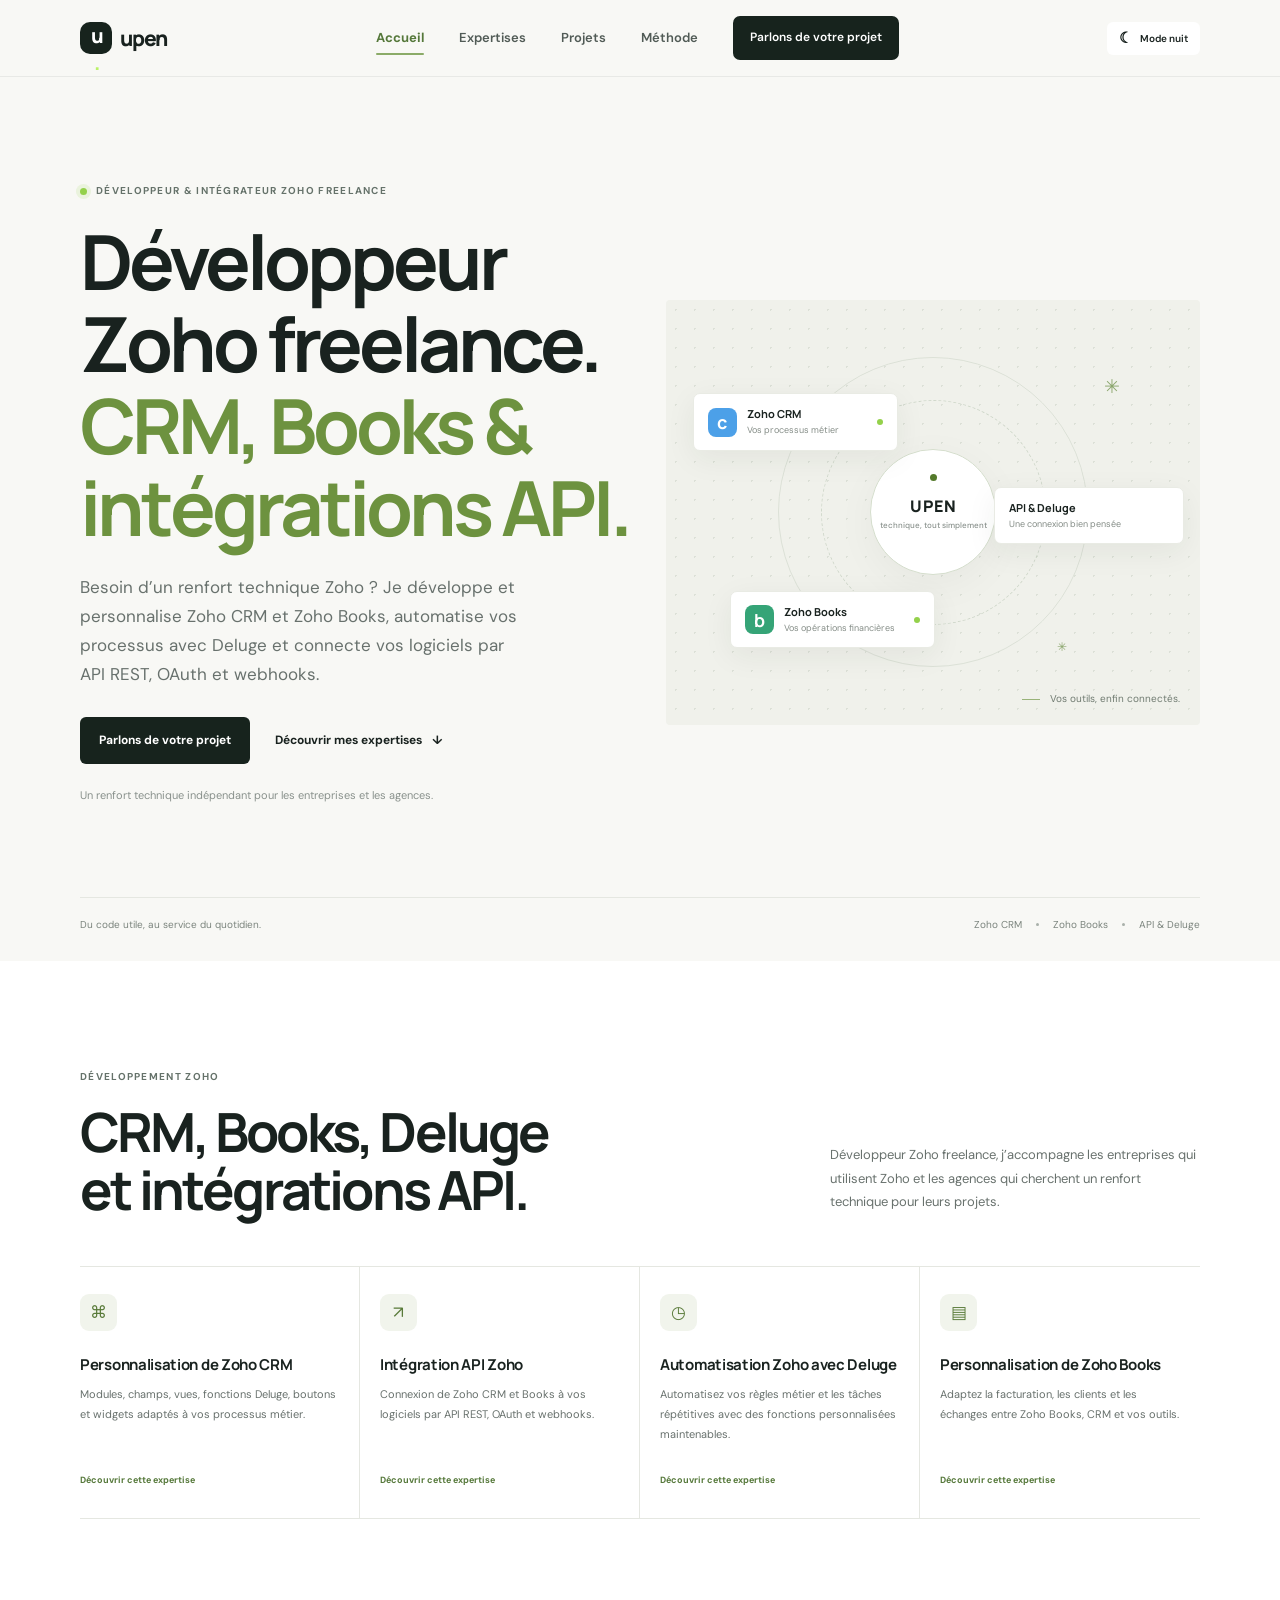
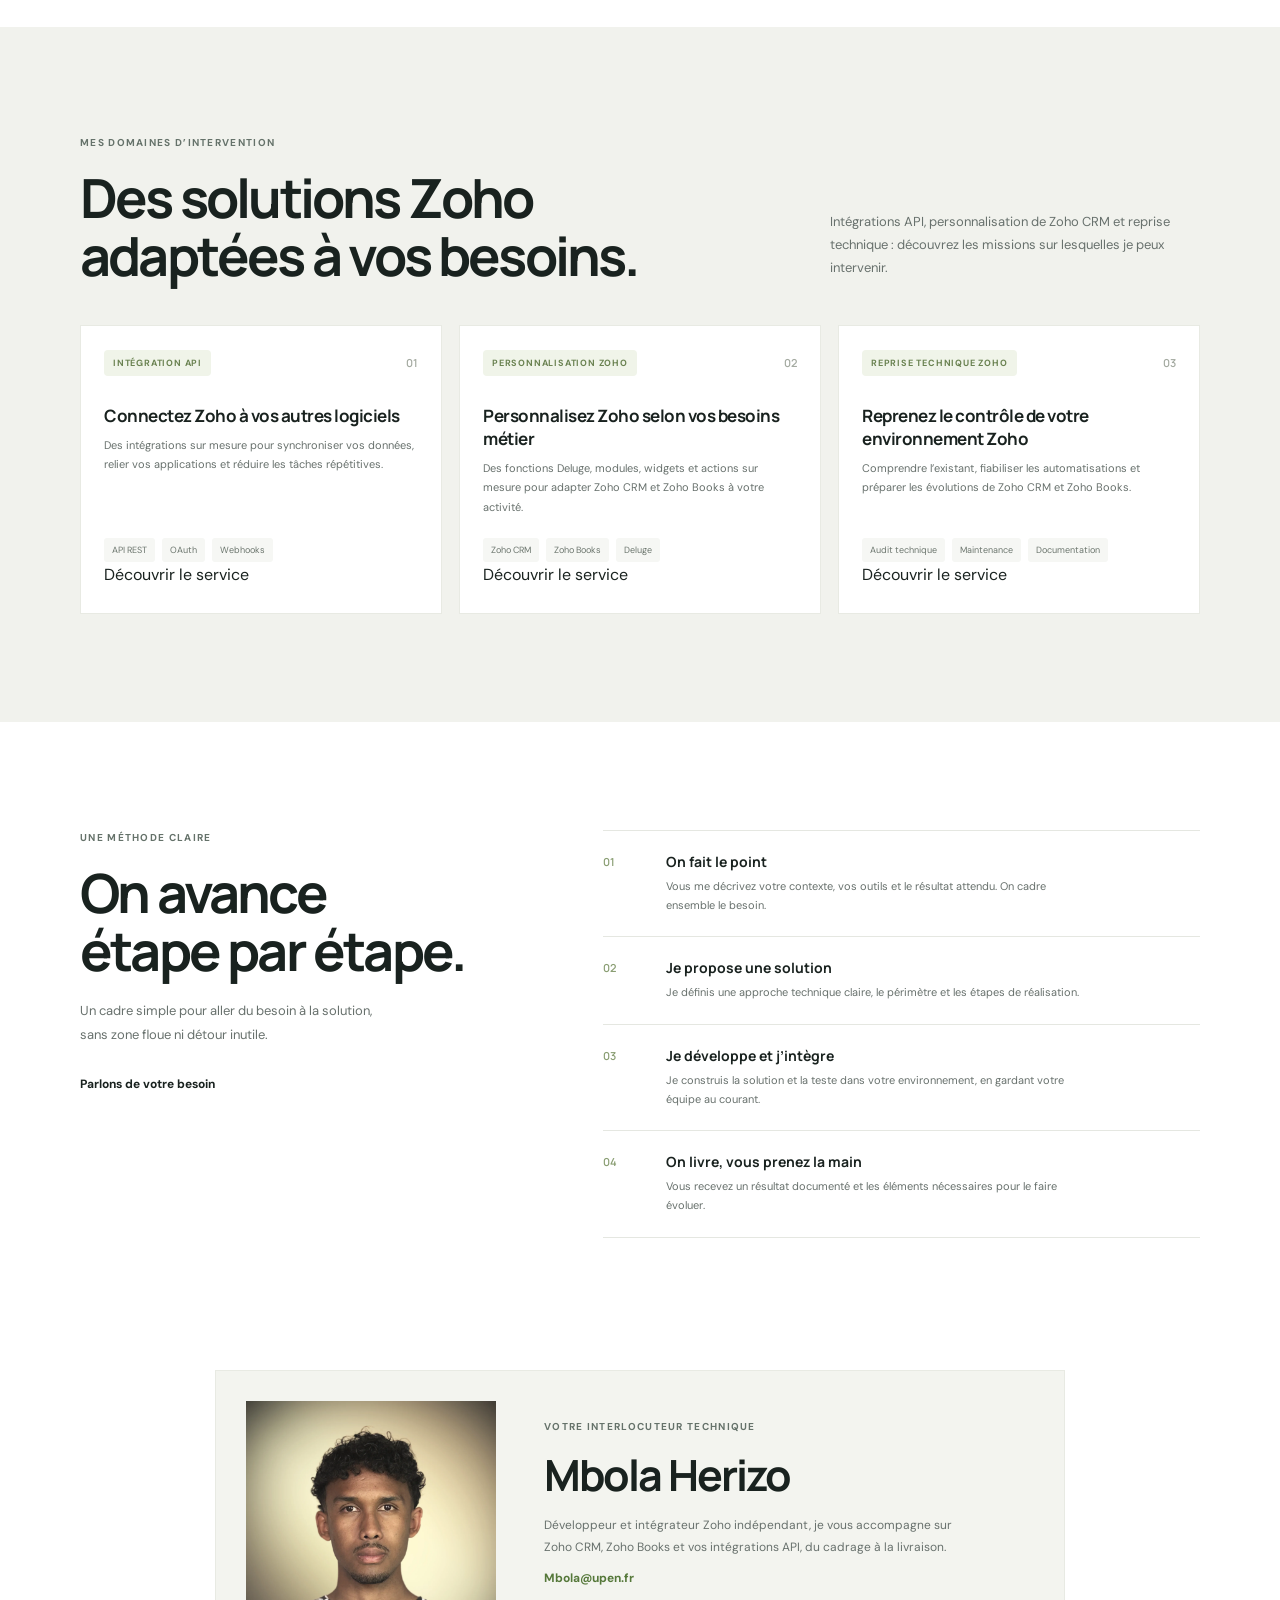
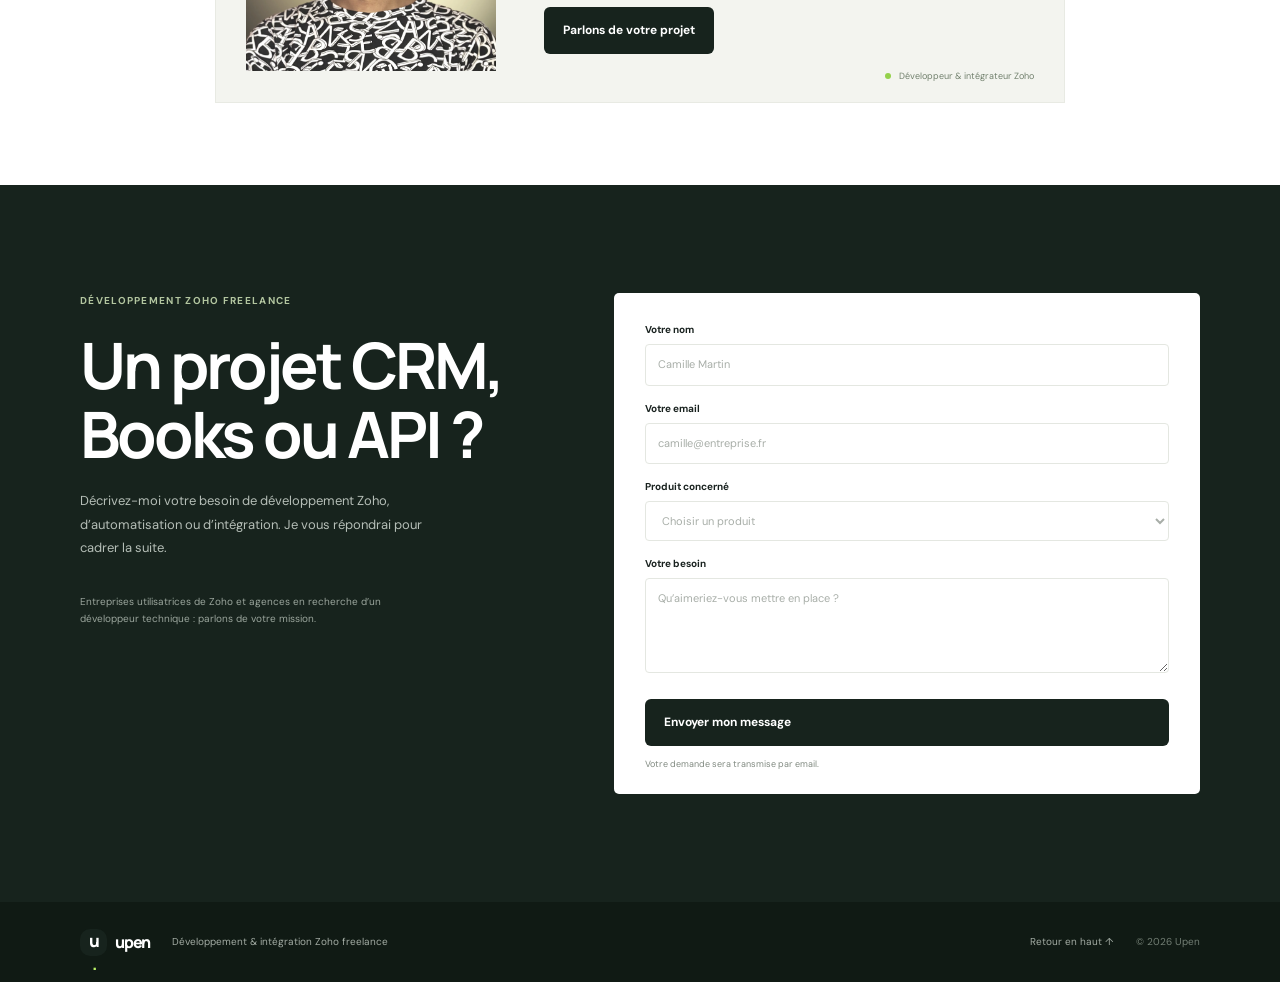
<file: index.html>
<!doctype html>
<html lang="fr">
  <head>
    <meta charset="UTF-8" />
    <meta name="viewport" content="width=device-width, initial-scale=1.0" />
    <meta name="theme-color" content="#f8f8f5" />
    <meta name="description" content="Développeur Zoho freelance pour entreprises et agences : personnalisation de Zoho CRM et Books, Deluge, automatisations et intégrations API sur mesure." />
    <meta name="author" content="Mbola Herizo" />
    <meta property="og:type" content="website" />
    <meta property="og:locale" content="fr_FR" />
    <meta property="og:site_name" content="Upen" />
    <meta property="og:title" content="Développeur Zoho freelance | CRM, Books &amp; API | Upen" />
    <meta property="og:description" content="Renfort technique Zoho pour entreprises et agences : CRM, Books, Deluge et intégrations API." />
    <title>Développeur Zoho freelance | CRM, Books &amp; API | Upen</title>
    <link rel="preconnect" href="https://fonts.googleapis.com" />
    <link rel="preconnect" href="https://fonts.gstatic.com" crossorigin />
    <link href="https://fonts.googleapis.com/css2?family=DM+Sans:wght@400;500;600;700&family=Manrope:wght@400;500;600;700;800&display=swap" rel="stylesheet" />
    <link rel="stylesheet" href="styles.css" />
    <link rel="stylesheet" href="theme.css" />
    <script type="application/ld+json">
      {
        "@context": "https://schema.org",
        "@type": "Person",
        "name": "Mbola Herizo",
        "jobTitle": "Développeur et intégrateur Zoho freelance",
        "description": "Développement, personnalisation et intégration de Zoho CRM et Zoho Books pour les entreprises et les agences.",
        "email": "Mbola@upen.fr",
        "worksFor": { "@type": "Organization", "name": "Upen" },
        "knowsAbout": ["Zoho CRM", "Zoho Books", "Deluge", "API REST", "OAuth", "Webhooks", "Widgets Zoho"]
      }
    </script>
    <script src="theme.js" defer></script>
    <script src="script.js" defer></script>
  </head>
  <body>
    <a class="skip-link" href="#contenu">Aller au contenu</a>
    <header class="site-header">
      <div class="container header-inner">
        <a class="brand" href="#accueil" aria-label="Upen, accueil"><span class="brand-mark">u<span>.</span></span><span>upen</span></a>
        <button class="menu-toggle" type="button" aria-expanded="false" aria-controls="navigation" aria-label="Ouvrir le menu"><span></span><span></span></button>
        <nav class="navigation" id="navigation" aria-label="Navigation principale">
          <a class="nav-home" href="#accueil" aria-current="page">Accueil</a>
          <a href="#services">Expertises</a><a href="#realisations">Projets</a><a href="#methode">Méthode</a>
          <a class="nav-cta" href="#contact">Parlons de votre projet </a>
        </nav>
      </div>
    </header>

    <main id="contenu">
      <section class="hero section-pad" id="accueil">
        <div class="container hero-grid">
          <div class="hero-copy">
            <p class="eyebrow"><span class="status-dot"></span> Développeur & intégrateur Zoho freelance</p>
            <h1>Développeur Zoho freelance.<br /><span>CRM, Books &amp; intégrations API.</span></h1>
            <p class="hero-intro">Besoin d’un renfort technique Zoho ? Je développe et personnalise Zoho CRM et Zoho Books, automatise vos processus avec Deluge et connecte vos logiciels par API REST, OAuth et webhooks.</p>
            <div class="hero-actions"><a class="button button-primary" href="#contact">Parlons de votre projet</a><a class="text-link" href="#services">Découvrir mes expertises <span aria-hidden="true">↓</span></a></div>
            <p class="hero-note">Un renfort technique indépendant pour les entreprises et les agences.</p>
          </div>
          <div class="hero-visual" aria-label="Illustration de la connexion entre Zoho CRM, une API et Zoho Books" role="img">
            <div class="orbit orbit-one"></div><div class="orbit orbit-two"></div>
            <div class="integration-card card-crm"><span class="app-icon icon-crm">c</span><span><strong>Zoho CRM</strong><small>Vos processus métier</small></span><span class="card-dot"></span></div>
            <div class="integration-card card-api"><span><strong>API &amp; Deluge</strong><small>Une connexion bien pensée</small></span></div>
            <div class="integration-card card-books"><span class="app-icon icon-books">b</span><span><strong>Zoho Books</strong><small>Vos opérations financières</small></span><span class="card-dot"></span></div>
            <div class="visual-core"><span class="core-dot"></span><span>UPEN</span><small>technique, tout simplement</small></div>
            <div class="visual-caption"><span class="caption-line"></span> Vos outils, enfin connectés.</div>
            <span class="spark spark-one">✳</span><span class="spark spark-two">✳</span>
          </div>
        </div>
        <div class="container hero-bottom"><span>Du code utile, au service du quotidien.</span><div class="hero-tags"><span>Zoho CRM</span><i></i><span>Zoho Books</span><i></i><span>API &amp; Deluge</span></div></div>
      </section>

      <section class="services section-pad" id="services">
        <div class="container">
          <div class="section-heading"><div><p class="eyebrow">Développement Zoho</p><h2>CRM, Books, Deluge<br />et intégrations API.</h2></div><p class="heading-side">Développeur Zoho freelance, j’accompagne les entreprises qui utilisent Zoho et les agences qui cherchent un renfort technique pour leurs projets.</p></div>
          <div class="service-grid" id="service-list"></div>
        </div>
      </section>

      <section class="projects section-pad" id="realisations">
        <div class="container">
          <div class="section-heading"><div><p class="eyebrow">Mes domaines d’intervention</p><h2>Des solutions Zoho<br />adaptées à vos besoins.</h2></div><p class="heading-side">Intégrations API, personnalisation de Zoho CRM et reprise technique : découvrez les missions sur lesquelles je peux intervenir.</p></div>
          <div class="project-grid" id="project-list"></div>
        </div>
      </section>

      <section class="method section-pad" id="methode">
        <div class="container method-grid">
          <div class="method-intro"><p class="eyebrow">Une méthode claire</p><h2>On avance<br />étape par étape.</h2><p>Un cadre simple pour aller du besoin à la solution, sans zone floue ni détour inutile.</p><a class="text-link" href="#contact">Parlons de votre besoin </a></div>
          <ol class="steps" id="step-list"></ol>
        </div>
      </section>

      <section class="contact-card-section section-pad" aria-labelledby="contact-card-title">
        <div class="container">
          <div class="contact-card">
            <div class="portrait-wrap"><img src="portrait.webp" alt="Mbola Herizo, développeur et intégrateur Zoho freelance" width="1602" height="1776" loading="lazy" decoding="async" /></div>
            <div class="contact-card-copy">
              <p class="eyebrow">Votre interlocuteur technique</p>
              <h2 id="contact-card-title">Mbola Herizo</h2>
              <p>Développeur et intégrateur Zoho indépendant, je vous accompagne sur Zoho CRM, Zoho Books et vos intégrations API, du cadrage à la livraison.</p>
              <a class="contact-card-email" href="mailto:Mbola@upen.fr">Mbola@upen.fr</a>
              <a class="button button-primary" href="#contact">Parlons de votre projet</a>
            </div>
            <span class="contact-card-label"><span class="status-dot"></span> Développeur &amp; intégrateur Zoho</span>
          </div>
        </div>
      </section>

      <section class="contact section-pad" id="contact">
        <div class="container contact-grid">
          <div class="contact-copy"><p class="eyebrow eyebrow-light">Développement Zoho freelance</p><h2>Un projet CRM,<br />Books ou API ?</h2><p>Décrivez-moi votre besoin de développement Zoho, d’automatisation ou d’intégration. Je vous répondrai pour cadrer la suite.</p><div class="contact-aside"><span>Entreprises utilisatrices de Zoho et agences en recherche d’un développeur technique : parlons de votre mission.</span></div></div>
          <form class="contact-form" id="contact-form" action="https://api.web3forms.com/submit" method="POST">
            <input type="hidden" name="access_key" value="04e5addd-f372-41c1-900c-a9053f88eb20" />
            <input type="hidden" name="subject" value="Nouvelle demande de contact — Upen" />
            <input type="checkbox" name="botcheck" tabindex="-1" autocomplete="off" aria-hidden="true" class="botcheck" />
            <div class="form-row"><label for="name">Votre nom</label><input id="name" name="name" type="text" autocomplete="name" placeholder="Camille Martin" required /></div>
            <div class="form-row"><label for="email">Votre email</label><input id="email" name="email" type="email" autocomplete="email" placeholder="camille@entreprise.fr" required /></div>
            <div class="form-row"><label for="product">Produit concerné</label><select id="product" name="product" required><option value="" disabled selected>Choisir un produit</option><option>Zoho CRM</option><option>Zoho Books</option><option>Intégration API</option><option>Autre / plusieurs outils</option></select></div>
            <div class="form-row"><label for="message">Votre besoin</label><textarea id="message" name="message" rows="4" placeholder="Qu’aimeriez-vous mettre en place ?" required></textarea></div>
            <button class="button button-light" type="submit">Envoyer mon message</button>
            <p class="form-feedback" id="form-feedback" role="status" aria-live="polite">Votre demande sera transmise par email.</p>
          </form>
        </div>
      </section>
    </main>
    <footer class="site-footer"><div class="container footer-inner"><a class="brand footer-brand" href="#accueil"><span class="brand-mark">u<span>.</span></span><span>upen</span></a><p>Développement &amp; intégration Zoho freelance</p><a class="back-top" href="#accueil">Retour en haut ↑</a><span class="copyright">© <span id="year"></span> Upen</span></div></footer>
  </body>
</html>
</file>
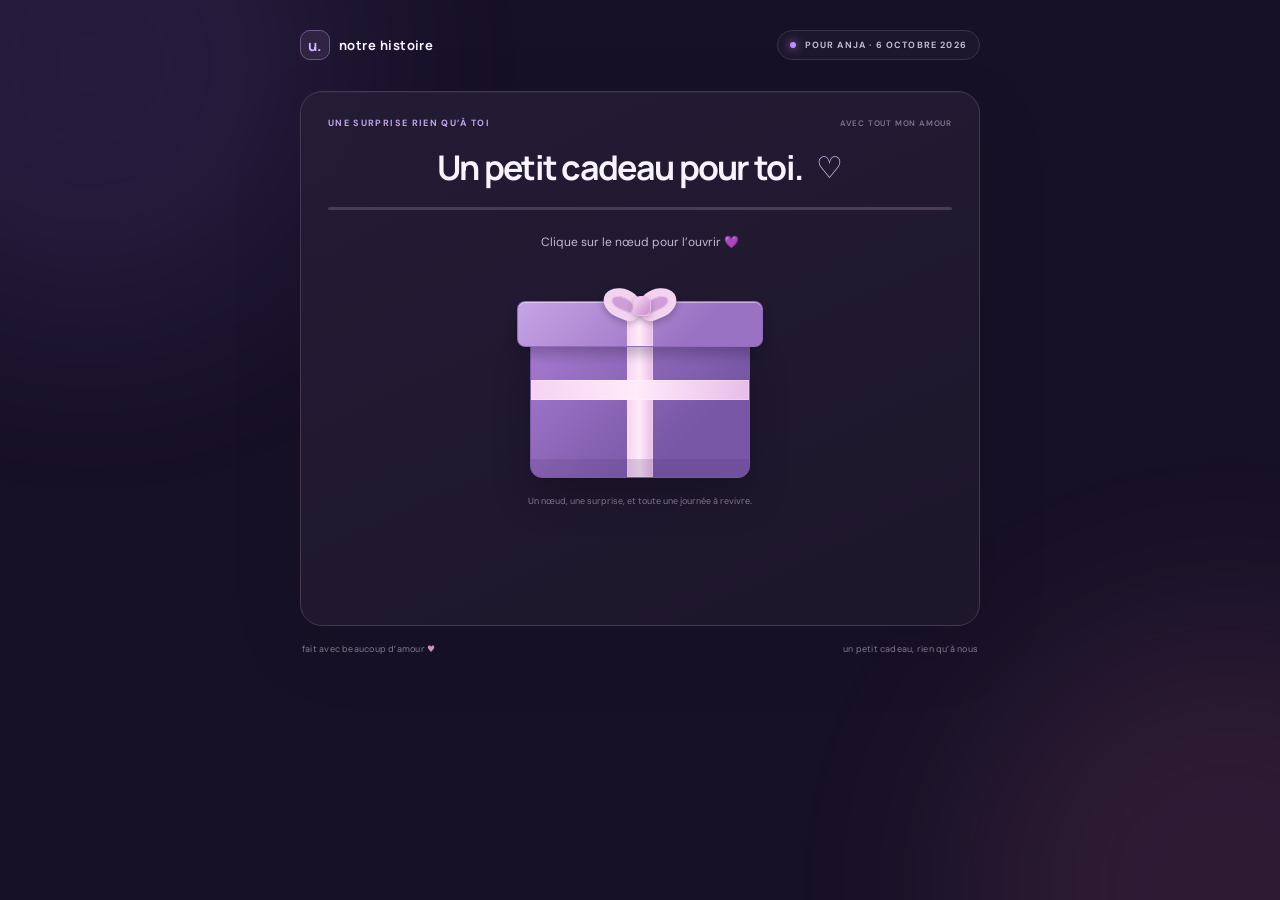
<file: anniversaire.html>
<!doctype html>
<html lang="fr">
  <head>
    <meta charset="utf-8" />
    <meta name="viewport" content="width=device-width, initial-scale=1" />
    <meta name="robots" content="noindex, nofollow, noarchive" />
    <meta name="theme-color" content="#171127" />
    <title>Un cadeau pour Anja — Mbola</title>
    <link rel="stylesheet" href="scene.css" />
    <link rel="stylesheet" href="cadeau.css" />
    <script src="cadeau.js" defer></script>
  </head>
  <body>
    <div class="ambient ambient-one" aria-hidden="true"></div>
    <div class="ambient ambient-two" aria-hidden="true"></div>
    <main class="page-shell">
      <header class="topbar">
        <a class="wordmark" href="anniversaire.html" aria-label="Revenir au cadeau"><span class="wordmark-icon">u.</span><span>notre histoire</span></a>
        <div class="date-pill"><span class="date-dot"></span> POUR ANJA · 6 OCTOBRE 2026</div>
      </header>

      <section class="story-card gift-card" aria-labelledby="giftTitle">
        <div class="scene-topline">
          <span class="chapter-label">UNE SURPRISE RIEN QU’À TOI</span>
          <span class="scene-date">AVEC TOUT MON AMOUR</span>
        </div>
        <div class="scene-heading">
          <h1 id="giftTitle">Un petit cadeau pour toi.</h1>
          <span class="scene-heart" aria-hidden="true">♡</span>
        </div>
        <div class="progress-track" aria-hidden="true"><span class="progress-fill" id="giftProgress"></span></div>

        <p class="gift-instruction" id="giftInstruction">Clique sur le nœud pour l’ouvrir 💜</p>
        <div class="gift-stage">
          <div class="gift-box" id="giftBox">
            <div class="gift-paper" id="giftPaper" aria-hidden="true">♡</div>
            <div class="gift-body">
              <span class="gift-body-ribbon gift-ribbon-vertical"></span>
              <span class="gift-body-ribbon gift-ribbon-horizontal"></span>
            </div>
            <div class="gift-lid">
              <span class="gift-ribbon-vertical"></span>
            </div>
            <button class="gift-knot" id="giftKnot" type="button" aria-label="Ouvrir le cadeau en cliquant sur le nœud" aria-expanded="false" aria-controls="giftMessage">
              <span class="bow-loop bow-loop-left"></span>
              <span class="bow-loop bow-loop-right"></span>
              <span class="bow-center"></span>
            </button>
          </div>
        </div>

        <section class="gift-message" id="giftMessage" aria-live="polite" hidden>
          <p class="gift-letter">Nous allons retracer ma plus belle journée pour que ta journée soit encore plus spéciale aujourd’hui.</p>
          <p>Au fil des scènes, tu retrouveras des petits défis, des souvenirs et tout ce que j’ai envie de te dire. Je suis tellement heureux d’avoir partagé cette journée avec toi. Joyeux anniversaire, ma vie. 💜</p>
          <a class="continue-button gift-continue" href="scene1.html">Découvrir notre journée <span aria-hidden="true">→</span></a>
        </section>

        <p class="gift-footer-note" id="giftFooterNote">Un nœud, une surprise, et toute une journée à revivre.</p>
      </section>
      <footer class="page-footer"><span>fait avec beaucoup d’amour <b>♥</b></span><span>un petit cadeau, rien qu’à nous</span></footer>
    </main>
  </body>
</html>
</file>
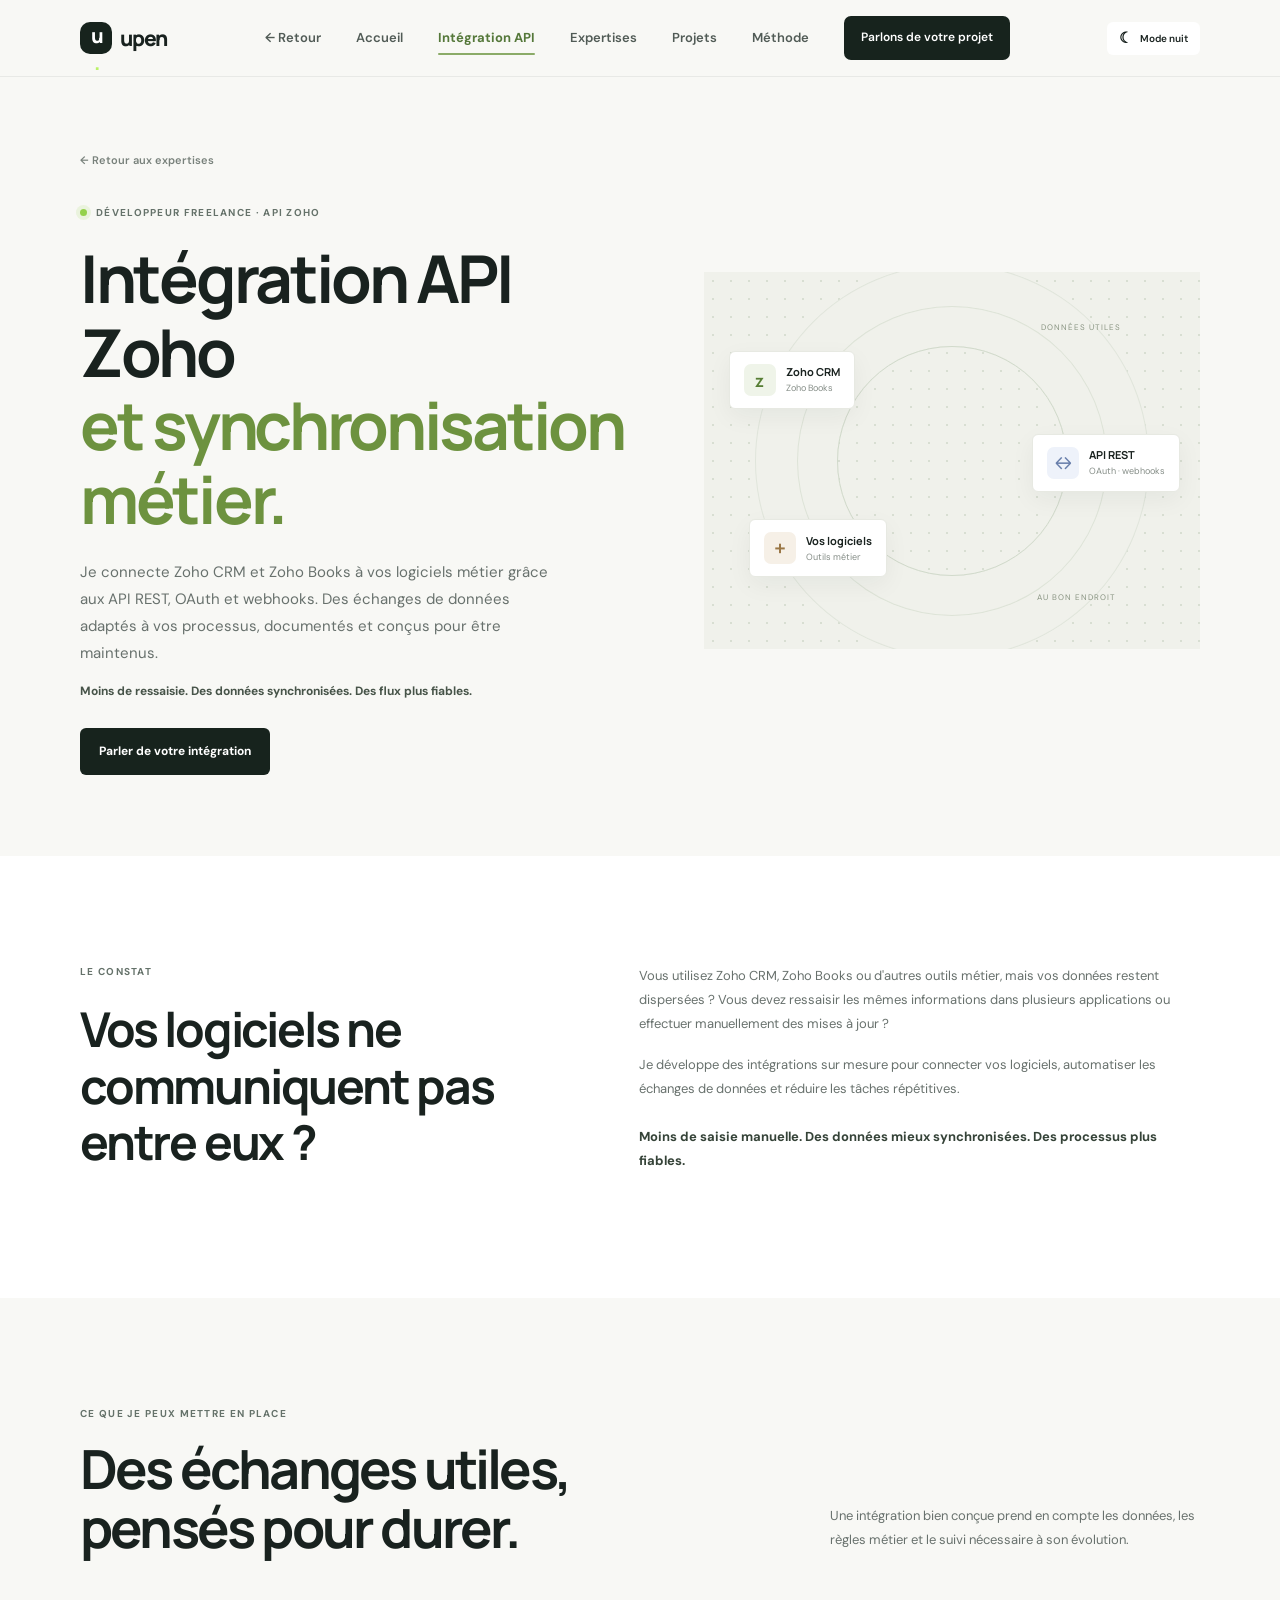
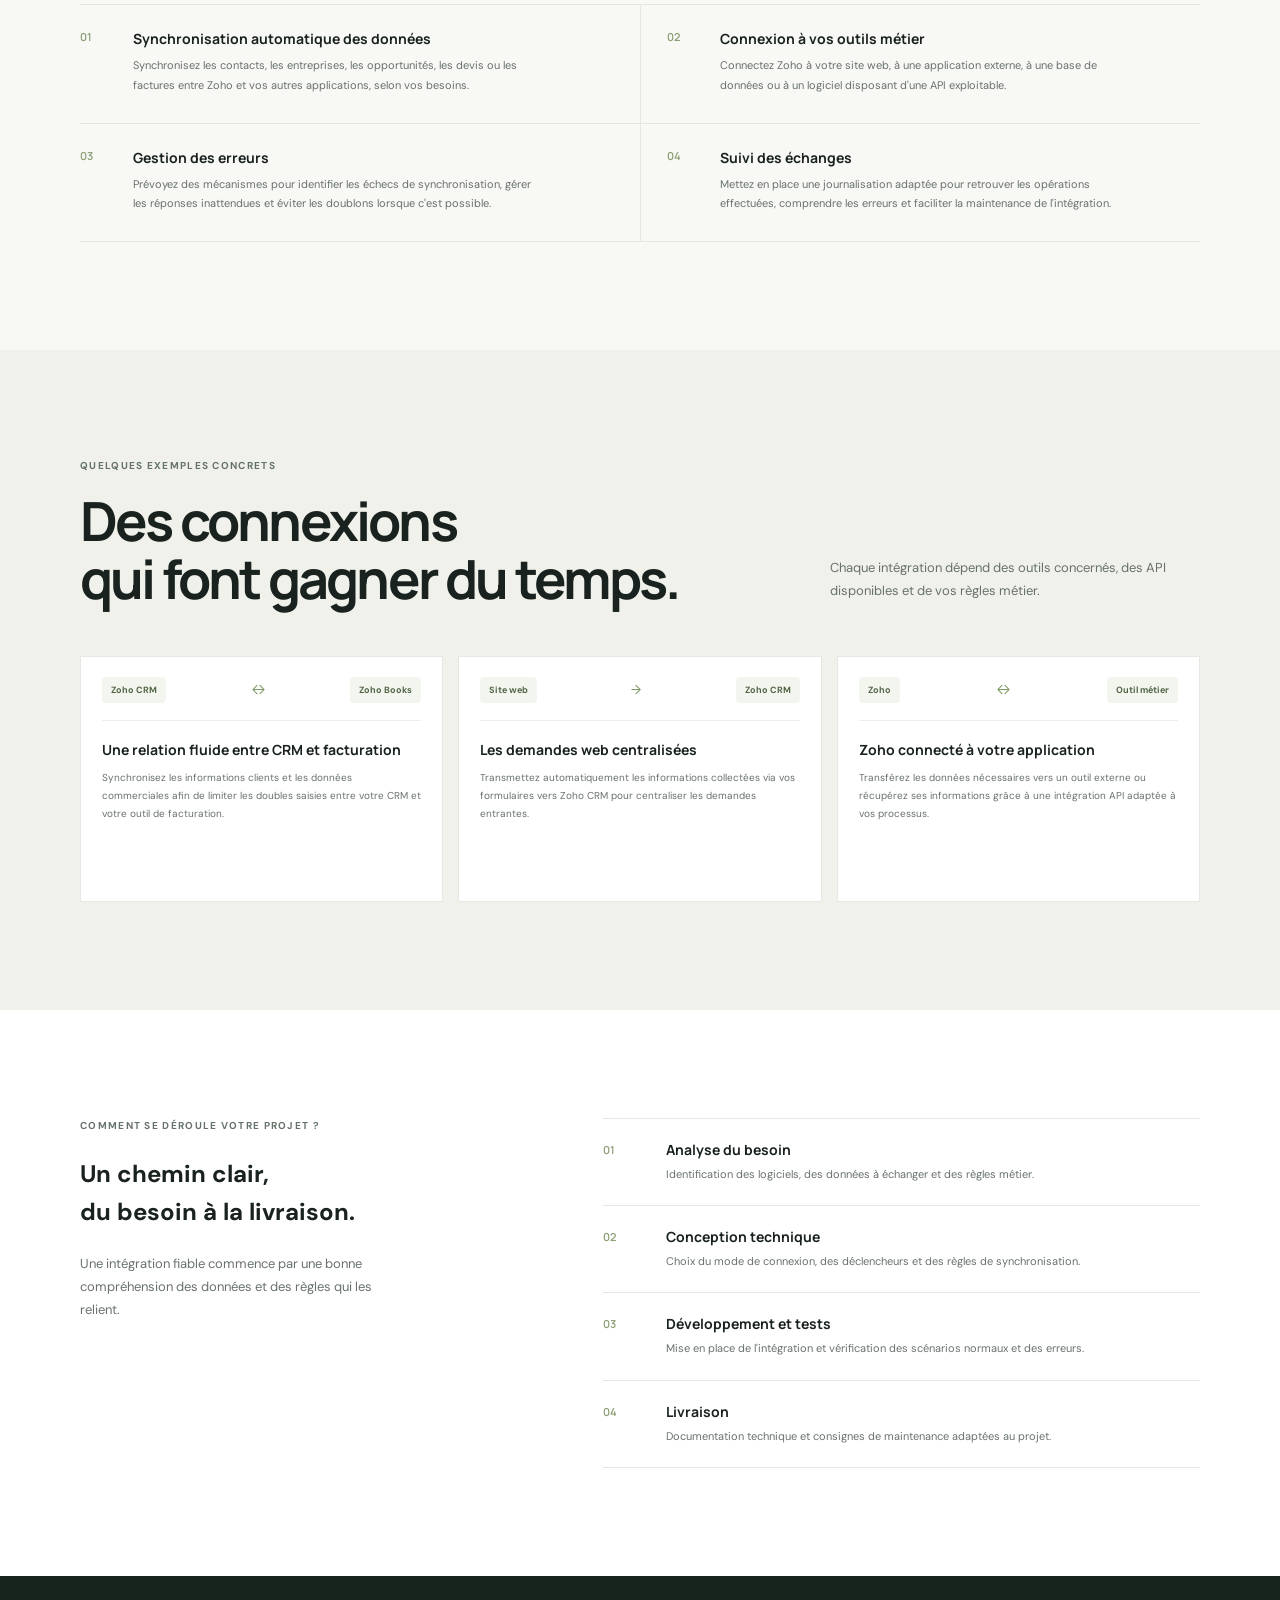
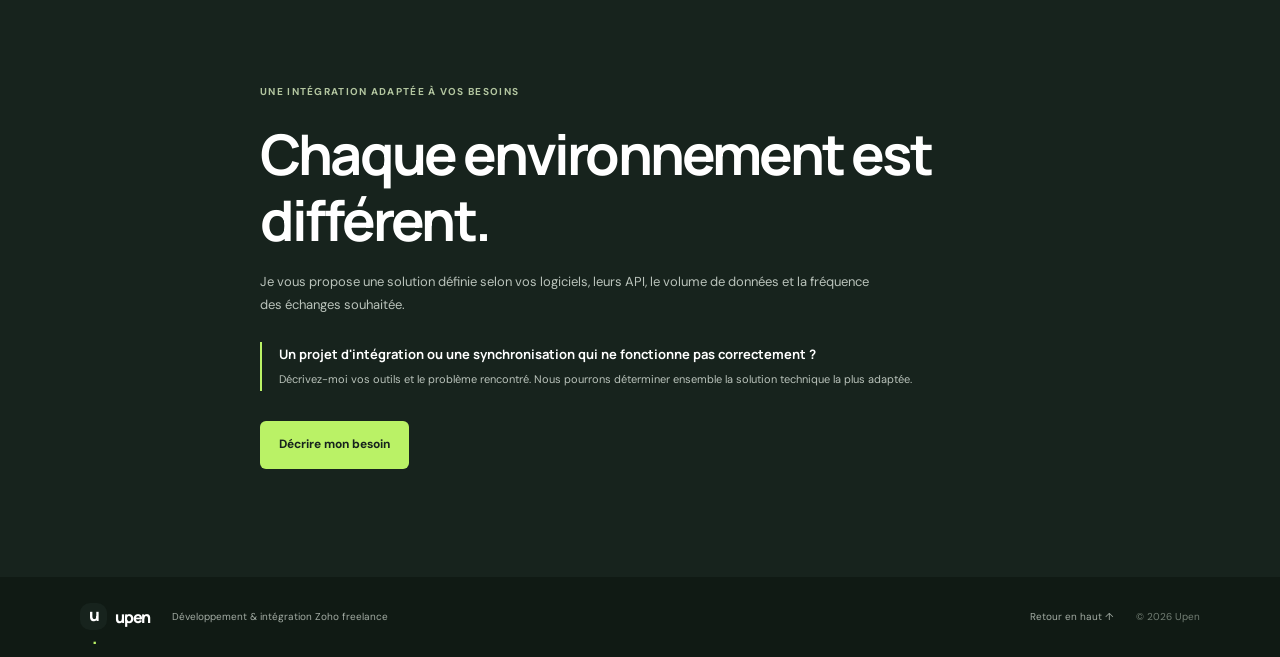
<file: integration-api.html>
<!doctype html>
<html lang="fr">
  <head>
    <meta charset="UTF-8" />
    <meta name="viewport" content="width=device-width, initial-scale=1.0" />
    <meta name="theme-color" content="#f8f8f5" />
    <meta name="description" content="Développeur freelance en intégration API Zoho : connectez Zoho CRM et Books à vos logiciels métier, synchronisez les données et fiabilisez les échanges." />
    <meta name="author" content="Mbola Herizo" />
    <meta property="og:type" content="website" />
    <meta property="og:locale" content="fr_FR" />
    <meta property="og:site_name" content="Upen" />
    <meta property="og:title" content="Intégration API Zoho | Développeur freelance | Upen" />
    <meta property="og:description" content="Connectez Zoho CRM et Zoho Books à vos applications métier par API REST, OAuth et webhooks." />
    <title>Intégration API Zoho | Développeur freelance | Upen</title>
    <link rel="preconnect" href="https://fonts.googleapis.com" />
    <link rel="preconnect" href="https://fonts.gstatic.com" crossorigin />
    <link href="https://fonts.googleapis.com/css2?family=DM+Sans:wght@400;500;600;700&family=Manrope:wght@400;500;600;700;800&display=swap" rel="stylesheet" />
    <link rel="stylesheet" href="styles.css" />
    <link rel="stylesheet" href="integration.css" />
    <link rel="stylesheet" href="theme.css" />
    <script src="theme.js" defer></script>
  </head>
  <body>
    <a class="skip-link" href="#contenu">Aller au contenu</a>
    <header class="site-header">
      <div class="container header-inner">
        <a class="brand" href="index.html" aria-label="Upen, accueil"><span class="brand-mark">u<span>.</span></span><span>upen</span></a>
        <nav class="navigation detail-navigation" aria-label="Navigation principale">
          <a class="nav-back" href="index.html#realisations">← Retour</a><a class="nav-home" href="index.html">Accueil</a><a href="integration-api.html" aria-current="page">Intégration API</a>
          <a href="index.html#services">Expertises</a><a href="index.html#realisations">Projets</a><a href="index.html#methode">Méthode</a>
          <a class="nav-cta" href="index.html#contact">Parlons de votre projet </a>
        </nav>
      </div>
    </header>

    <main id="contenu">
      <section class="integration-hero section-pad">
        <div class="container integration-hero-grid">
          <div class="integration-hero-copy">
            <a class="detail-back" href="index.html#realisations">← Retour aux expertises</a>
            <p class="eyebrow"><span class="status-dot"></span> Développeur freelance · API Zoho</p>
            <h1>Intégration API Zoho<br /><span>et synchronisation métier.</span></h1>
            <p class="integration-lead">Je connecte Zoho CRM et Zoho Books à vos logiciels métier grâce aux API REST, OAuth et webhooks. Des échanges de données adaptés à vos processus, documentés et conçus pour être maintenus.</p>
            <p class="integration-benefits">Moins de ressaisie. Des données synchronisées. Des flux plus fiables.</p>
            <a class="button button-primary" href="index.html#contact">Parler de votre intégration</a>
          </div>
          <div class="sync-visual" role="img" aria-label="Schéma d’intégration API entre Zoho CRM, Zoho Books et des logiciels métier">
            <div class="sync-grid"></div><div class="sync-ring"></div>
            <div class="sync-node node-zoho"><span class="node-mark">z</span><span><strong>Zoho CRM</strong><small>Zoho Books</small></span></div>
            <div class="sync-node node-api"><span class="node-mark">↔</span><span><strong>API REST</strong><small>OAuth · webhooks</small></span></div>
            <div class="sync-node node-app"><span class="node-mark">+</span><span><strong>Vos logiciels</strong><small>Outils métier</small></span></div>
            <span class="sync-label label-top">données utiles</span><span class="sync-label label-bottom">au bon endroit</span>
          </div>
        </div>
      </section>
      <section class="integration-challenge section-pad">
        <div class="container challenge-grid">
          <div><p class="eyebrow">Le constat</p><h2>Vos logiciels ne communiquent pas entre eux&nbsp;?</h2></div>
          <div class="challenge-copy"><p>Vous utilisez Zoho CRM, Zoho Books ou d'autres outils métier, mais vos données restent dispersées ? Vous devez ressaisir les mêmes informations dans plusieurs applications ou effectuer manuellement des mises à jour ?</p><p>Je développe des intégrations sur mesure pour connecter vos logiciels, automatiser les échanges de données et réduire les tâches répétitives.</p><p class="challenge-promise">Moins de saisie manuelle. Des données mieux synchronisées. Des processus plus fiables.</p></div>
        </div>
      </section>

      <section class="integration-capabilities section-pad">
        <div class="container">
          <div class="section-heading"><div><p class="eyebrow">Ce que je peux mettre en place</p><h2>Des échanges utiles,<br />pensés pour durer.</h2></div><p class="heading-side">Une intégration bien conçue prend en compte les données, les règles métier et le suivi nécessaire à son évolution.</p></div>
          <div class="capability-grid">
            <article class="capability-card"><span class="capability-number">01</span><div><h3>Synchronisation automatique des données</h3><p>Synchronisez les contacts, les entreprises, les opportunités, les devis ou les factures entre Zoho et vos autres applications, selon vos besoins.</p></div></article>
            <article class="capability-card"><span class="capability-number">02</span><div><h3>Connexion à vos outils métier</h3><p>Connectez Zoho à votre site web, à une application externe, à une base de données ou à un logiciel disposant d'une API exploitable.</p></div></article>
            <article class="capability-card"><span class="capability-number">03</span><div><h3>Gestion des erreurs</h3><p>Prévoyez des mécanismes pour identifier les échecs de synchronisation, gérer les réponses inattendues et éviter les doublons lorsque c'est possible.</p></div></article>
            <article class="capability-card"><span class="capability-number">04</span><div><h3>Suivi des échanges</h3><p>Mettez en place une journalisation adaptée pour retrouver les opérations effectuées, comprendre les erreurs et faciliter la maintenance de l'intégration.</p></div></article>
          </div>
        </div>
      </section>

      <section class="integration-examples section-pad">
        <div class="container">
          <div class="section-heading"><div><p class="eyebrow">Quelques exemples concrets</p><h2>Des connexions<br />qui font gagner du temps.</h2></div><p class="heading-side">Chaque intégration dépend des outils concernés, des API disponibles et de vos règles métier.</p></div>
          <div class="example-grid">
            <article class="example-card"><div class="example-flow"><span>Zoho CRM</span><i>↔</i><span>Zoho Books</span></div><h3>Une relation fluide entre CRM et facturation</h3><p>Synchronisez les informations clients et les données commerciales afin de limiter les doubles saisies entre votre CRM et votre outil de facturation.</p></article>
            <article class="example-card"><div class="example-flow"><span>Site web</span><i>→</i><span>Zoho CRM</span></div><h3>Les demandes web centralisées</h3><p>Transmettez automatiquement les informations collectées via vos formulaires vers Zoho CRM pour centraliser les demandes entrantes.</p></article>
            <article class="example-card"><div class="example-flow"><span>Zoho</span><i>↔</i><span>Outil métier</span></div><h3>Zoho connecté à votre application</h3><p>Transférez les données nécessaires vers un outil externe ou récupérez ses informations grâce à une intégration API adaptée à vos processus.</p></article>
          </div>
        </div>
      </section>

      <section class="integration-method section-pad">
        <div class="container method-grid">
          <div class="method-intro"><p class="eyebrow">Comment se déroule votre projet ?</p><h2>Un chemin clair,<br />du besoin à la livraison.</h2><p>Une intégration fiable commence par une bonne compréhension des données et des règles qui les relient.</p></div>
          <ol class="steps">
            <li class="step-item"><span class="step-number">01</span><div><h3>Analyse du besoin</h3><p>Identification des logiciels, des données à échanger et des règles métier.</p></div></li>
            <li class="step-item"><span class="step-number">02</span><div><h3>Conception technique</h3><p>Choix du mode de connexion, des déclencheurs et des règles de synchronisation.</p></div></li>
            <li class="step-item"><span class="step-number">03</span><div><h3>Développement et tests</h3><p>Mise en place de l'intégration et vérification des scénarios normaux et des erreurs.</p></div></li>
            <li class="step-item"><span class="step-number">04</span><div><h3>Livraison</h3><p>Documentation technique et consignes de maintenance adaptées au projet.</p></div></li>
          </ol>
        </div>
      </section>

      <section class="integration-cta section-pad">
        <div class="container integration-cta-inner">
          <p class="eyebrow eyebrow-light">Une intégration adaptée à vos besoins</p>
          <h2>Chaque environnement est différent.</h2>
          <p>Je vous propose une solution définie selon vos logiciels, leurs API, le volume de données et la fréquence des échanges souhaitée.</p>
          <div class="cta-question"><strong>Un projet d'intégration ou une synchronisation qui ne fonctionne pas correctement&nbsp;?</strong><span>Décrivez-moi vos outils et le problème rencontré. Nous pourrons déterminer ensemble la solution technique la plus adaptée.</span></div>
          <a class="button button-light" href="index.html#contact">Décrire mon besoin</a>
        </div>
      </section>
    </main>
    <footer class="site-footer"><div class="container footer-inner"><a class="brand footer-brand" href="index.html"><span class="brand-mark">u<span>.</span></span><span>upen</span></a><p>Développement &amp; intégration Zoho freelance</p><a class="back-top" href="#contenu">Retour en haut ↑</a><span class="copyright">© <span id="year">2026</span> Upen</span></div></footer>
  </body>
</html>
</file>
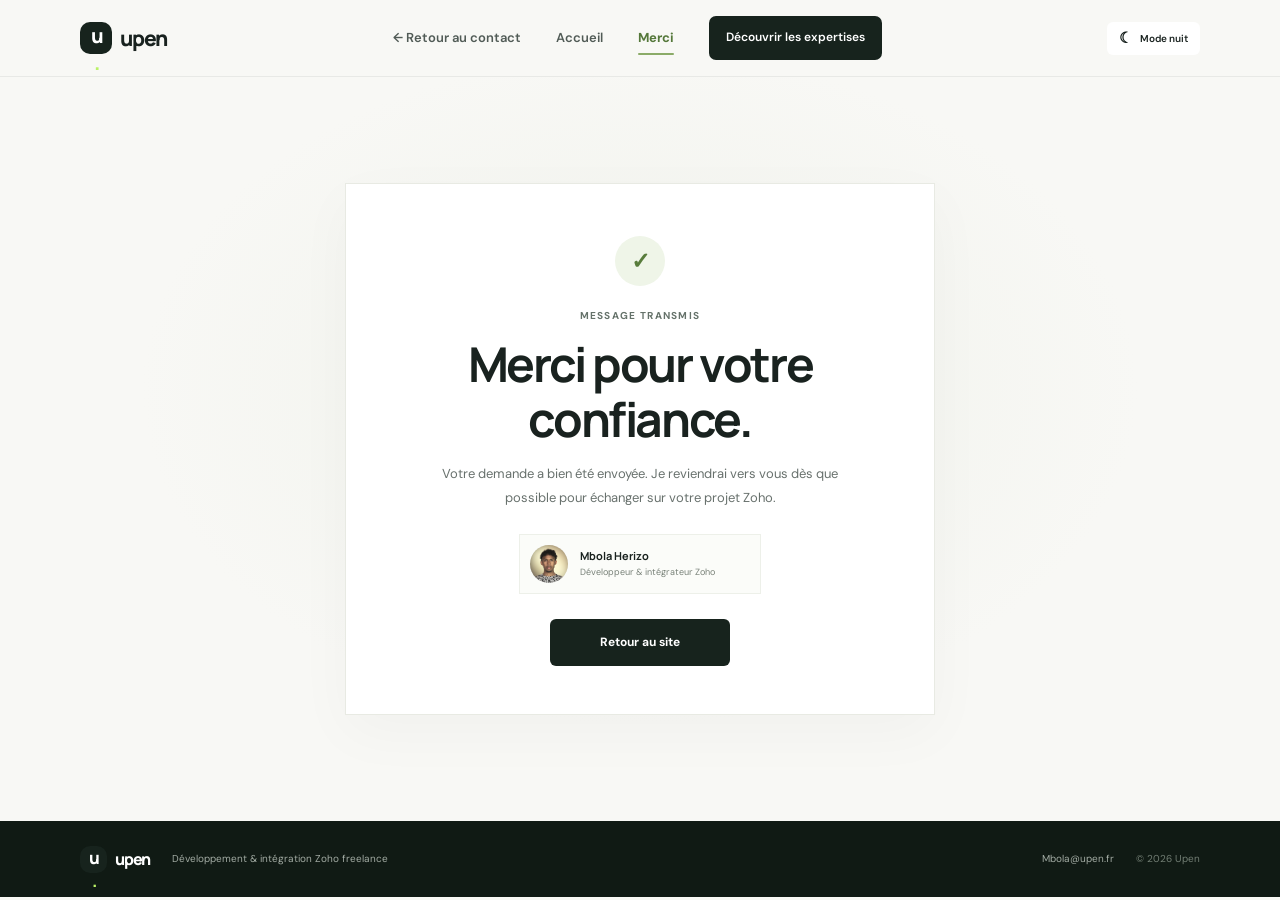
<file: merci.html>
<!doctype html>
<html lang="fr">
  <head>
    <meta charset="UTF-8" />
    <meta name="viewport" content="width=device-width, initial-scale=1.0" />
    <meta name="theme-color" content="#f8f8f5" />
    <meta name="robots" content="noindex, follow" />
    <meta name="description" content="Votre demande a bien été envoyée à Upen. Merci de m'avoir contacté pour votre projet Zoho." />
    <title>Merci pour votre message — Upen</title>
    <link rel="preconnect" href="https://fonts.googleapis.com" />
    <link rel="preconnect" href="https://fonts.gstatic.com" crossorigin />
    <link href="https://fonts.googleapis.com/css2?family=DM+Sans:wght@400;500;600;700&family=Manrope:wght@400;500;600;700;800&display=swap" rel="stylesheet" />
    <link rel="stylesheet" href="styles.css" />
    <link rel="stylesheet" href="merci.css" />
    <link rel="stylesheet" href="theme.css" />
    <script src="theme.js" defer></script>
  </head>
  <body>
    <a class="skip-link" href="#contenu">Aller au contenu</a>
    <header class="site-header">
      <div class="container header-inner">
        <a class="brand" href="index.html" aria-label="Upen, accueil"><span class="brand-mark">u<span>.</span></span><span>upen</span></a>
        <nav class="navigation detail-navigation thanks-navigation" aria-label="Navigation principale">
          <a class="nav-back" href="index.html#contact">← Retour au contact</a><a class="nav-home" href="index.html">Accueil</a><a href="merci.html" aria-current="page">Merci</a>
          <a class="nav-cta" href="index.html#services">Découvrir les expertises</a>
        </nav>
      </div>
    </header>
    <main id="contenu" class="thanks-main">
      <section class="thanks-card" aria-labelledby="thanks-title">
        <div class="thanks-check" aria-hidden="true">✓</div>
        <p class="eyebrow">Message transmis</p>
        <h1 id="thanks-title">Merci pour votre confiance.</h1>
        <p class="thanks-copy">Votre demande a bien été envoyée. Je reviendrai vers vous dès que possible pour échanger sur votre projet Zoho.</p>
        <div class="thanks-contact"><img src="portrait.webp" alt="" width="1602" height="1776" decoding="async" /><span><strong>Mbola Herizo</strong><small>Développeur &amp; intégrateur Zoho</small></span><a href="mailto:Mbola@upen.fr" aria-label="Écrire à Mbola Herizo"></a></div>
        <a class="button button-primary thanks-button" href="index.html">Retour au site</a>
      </section>
    </main>
    <footer class="site-footer"><div class="container footer-inner"><a class="brand footer-brand" href="index.html"><span class="brand-mark">u<span>.</span></span><span>upen</span></a><p>Développement &amp; intégration Zoho freelance</p><a class="back-top" href="mailto:Mbola@upen.fr">Mbola@upen.fr</a><span class="copyright">© 2026 Upen</span></div></footer>
  </body>
</html>
</file>
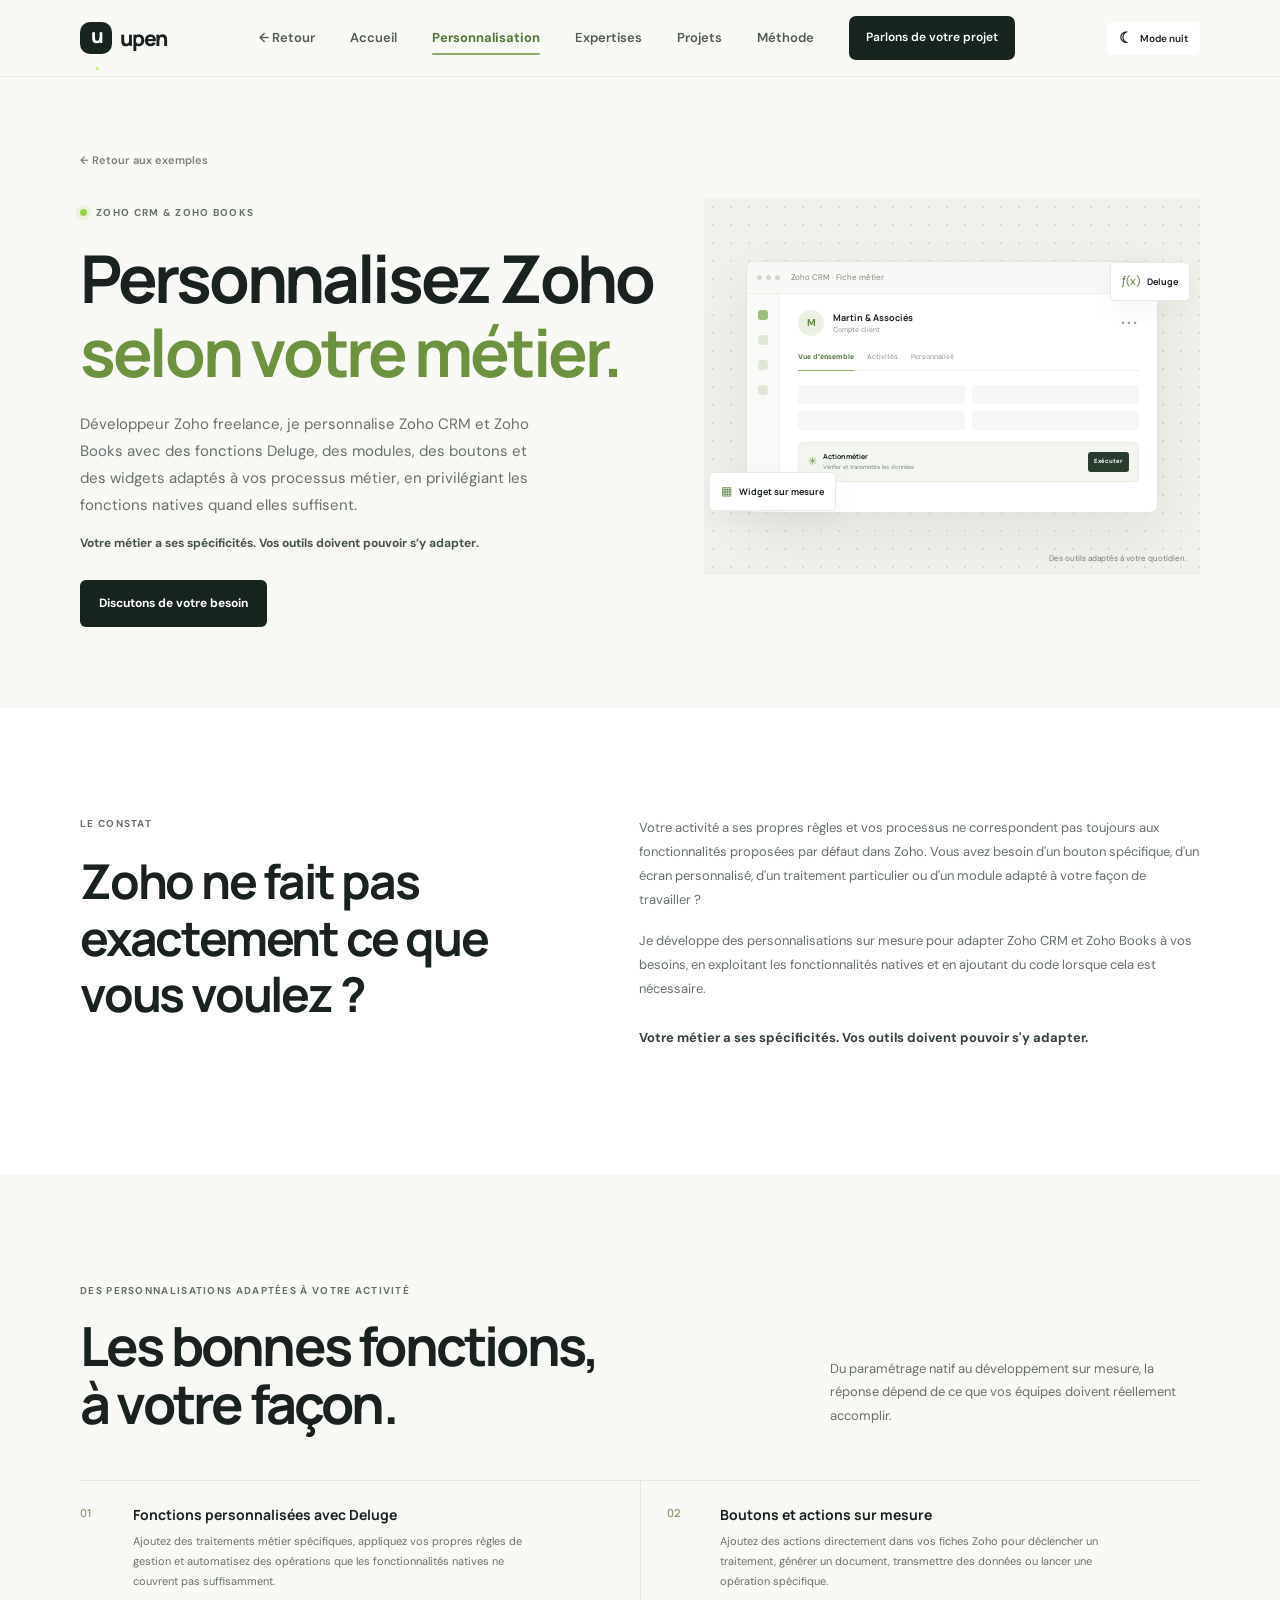
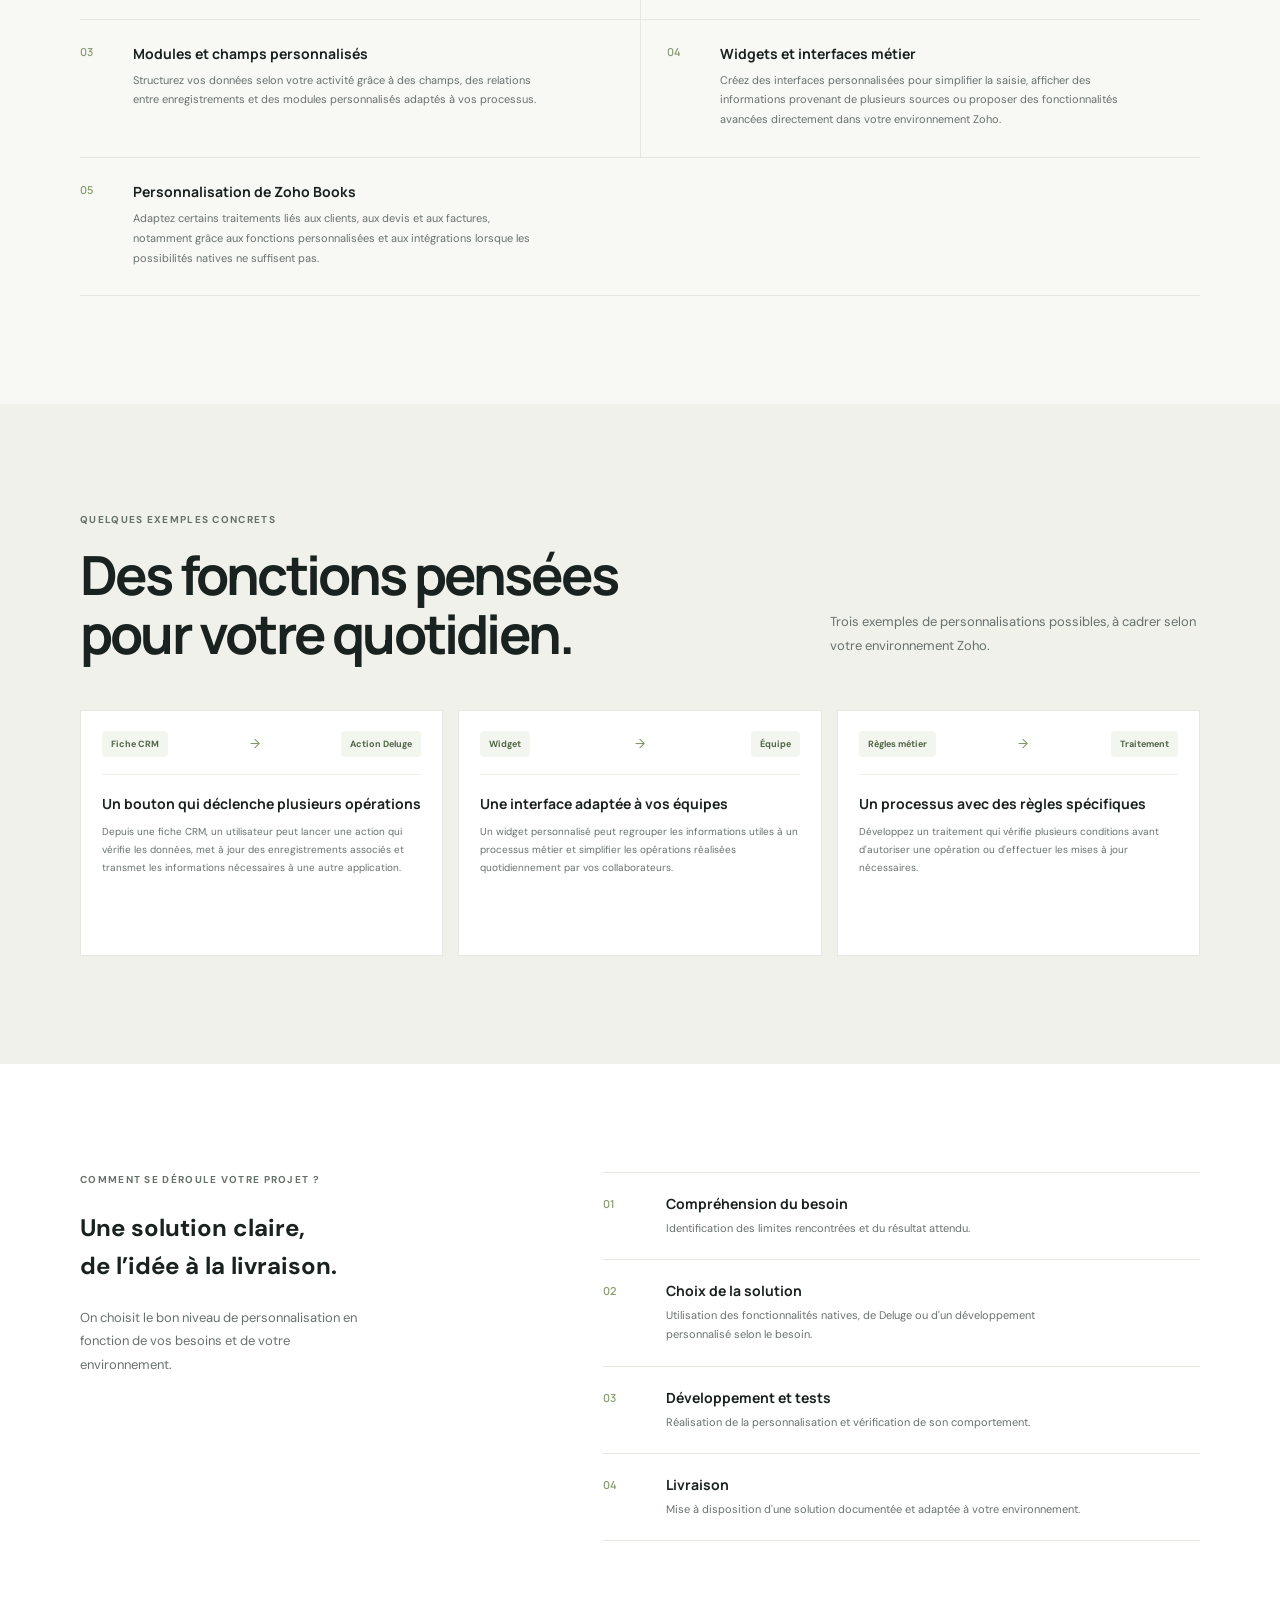
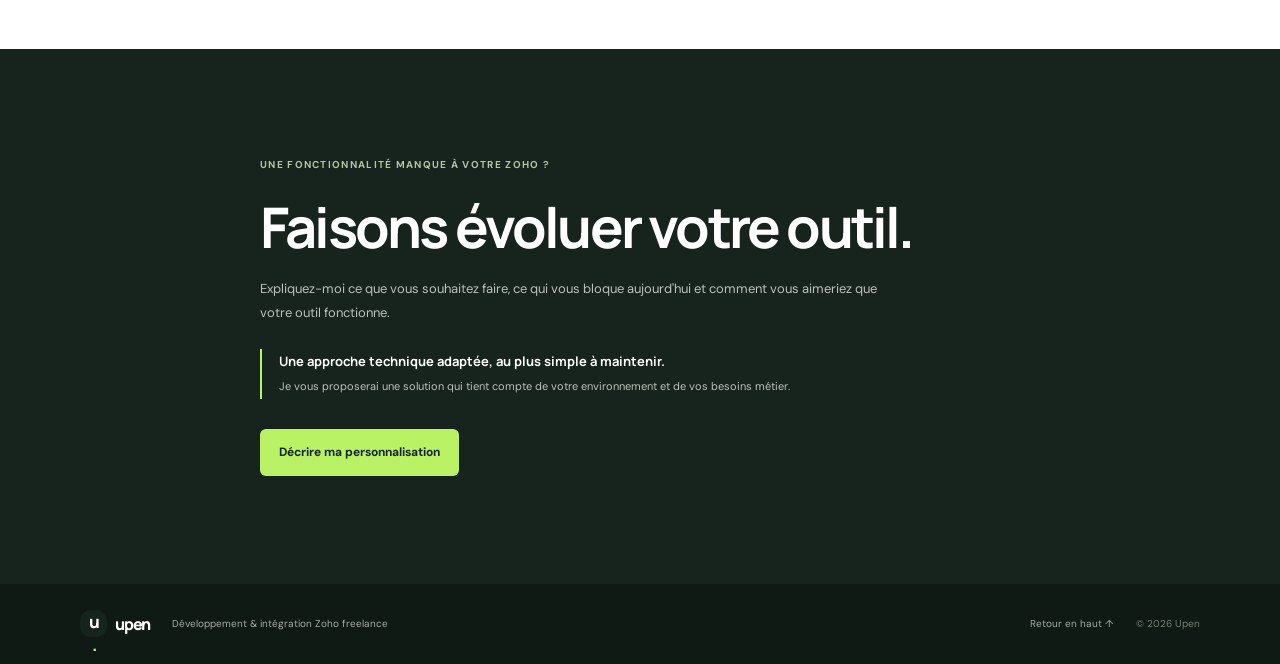
<file: personnalisation-zoho.html>
<!doctype html>
<html lang="fr">
  <head>
    <meta charset="UTF-8" />
    <meta name="viewport" content="width=device-width, initial-scale=1.0" />
    <meta name="theme-color" content="#f8f8f5" />
    <meta name="description" content="Développement sur mesure pour Zoho CRM et Books : fonctions Deluge, modules, boutons, widgets et automatisations adaptés à votre métier." />
    <meta name="author" content="Mbola Herizo" />
    <meta property="og:type" content="website" />
    <meta property="og:locale" content="fr_FR" />
    <meta property="og:site_name" content="Upen" />
    <meta property="og:title" content="Personnalisation Zoho CRM &amp; Books | Deluge | Upen" />
    <meta property="og:description" content="Développement Zoho sur mesure : fonctions Deluge, champs, modules, boutons et widgets pour Zoho CRM et Zoho Books." />
    <title>Personnalisation Zoho CRM &amp; Books | Deluge | Upen</title>
    <link rel="preconnect" href="https://fonts.googleapis.com" />
    <link rel="preconnect" href="https://fonts.gstatic.com" crossorigin />
    <link href="https://fonts.googleapis.com/css2?family=DM+Sans:wght@400;500;600;700&family=Manrope:wght@400;500;600;700;800&display=swap" rel="stylesheet" />
    <link rel="stylesheet" href="styles.css" />
    <link rel="stylesheet" href="integration.css" />
    <link rel="stylesheet" href="personnalisation.css" />
    <link rel="stylesheet" href="theme.css" />
    <script src="theme.js" defer></script>
  </head>
  <body>
    <a class="skip-link" href="#contenu">Aller au contenu</a>
    <header class="site-header">
      <div class="container header-inner">
        <a class="brand" href="index.html" aria-label="Upen, accueil"><span class="brand-mark">u<span>.</span></span><span>upen</span></a>
        <nav class="navigation detail-navigation" aria-label="Navigation principale">
          <a class="nav-back" href="index.html#realisations">← Retour</a><a class="nav-home" href="index.html">Accueil</a><a href="personnalisation-zoho.html" aria-current="page">Personnalisation</a>
          <a href="index.html#services">Expertises</a><a href="index.html#realisations">Projets</a><a href="index.html#methode">Méthode</a>
          <a class="nav-cta" href="index.html#contact">Parlons de votre projet </a>
        </nav>
      </div>
    </header>

    <main id="contenu">
      <section class="integration-hero section-pad customization-hero">
        <div class="container integration-hero-grid">
          <div class="integration-hero-copy">
            <a class="detail-back" href="index.html#realisations">← Retour aux exemples</a>
            <p class="eyebrow"><span class="status-dot"></span> Zoho CRM &amp; Zoho Books</p>
            <h1>Personnalisez Zoho<br /><span>selon votre métier.</span></h1>
            <p class="integration-lead">Développeur Zoho freelance, je personnalise Zoho CRM et Zoho Books avec des fonctions Deluge, des modules, des boutons et des widgets adaptés à vos processus métier, en privilégiant les fonctions natives quand elles suffisent.</p>
            <p class="integration-benefits">Votre métier a ses spécificités. Vos outils doivent pouvoir s’y adapter.</p>
            <a class="button button-primary" href="index.html#contact">Discutons de votre besoin</a>
          </div>
          <div class="custom-visual" role="img" aria-label="Aperçu d'une fiche Zoho enrichie par des champs, une action et un widget personnalisés">
            <div class="custom-window">
              <div class="window-bar"><span></span><span></span><span></span><small>Zoho CRM · Fiche métier</small></div>
              <div class="window-content"><div class="window-sidebar"><i></i><i></i><i></i><i></i></div><div class="window-main"><div class="window-heading"><span class="window-avatar">M</span><span><strong>Martin &amp; Associés</strong><small>Compte client</small></span><b>···</b></div><div class="window-tabs"><span>Vue d’ensemble</span><span>Activités</span><span>Personnalisé</span></div><div class="window-fields"><span></span><span></span><span></span><span></span></div><div class="window-widget"><div><i>✳</i><span><strong>Action métier</strong><small>Vérifier et transmettre les données</small></span></div><b>Exécuter</b></div></div></div>
            </div>
            <span class="custom-float float-deluge">ƒ(x) <b>Deluge</b></span><span class="custom-float float-widget">▦ <b>Widget sur mesure</b></span>
            <span class="custom-caption">Des outils adaptés à votre quotidien.</span>
          </div>
        </div>
      </section>

      <section class="integration-challenge section-pad">
        <div class="container challenge-grid">
          <div><p class="eyebrow">Le constat</p><h2>Zoho ne fait pas exactement ce que vous voulez&nbsp;?</h2></div>
          <div class="challenge-copy"><p>Votre activité a ses propres règles et vos processus ne correspondent pas toujours aux fonctionnalités proposées par défaut dans Zoho. Vous avez besoin d'un bouton spécifique, d'un écran personnalisé, d'un traitement particulier ou d'un module adapté à votre façon de travailler ?</p><p>Je développe des personnalisations sur mesure pour adapter Zoho CRM et Zoho Books à vos besoins, en exploitant les fonctionnalités natives et en ajoutant du code lorsque cela est nécessaire.</p><p class="challenge-promise">Votre métier a ses spécificités. Vos outils doivent pouvoir s'y adapter.</p></div>
        </div>
      </section>

      <section class="integration-capabilities section-pad">
        <div class="container">
          <div class="section-heading"><div><p class="eyebrow">Des personnalisations adaptées à votre activité</p><h2>Les bonnes fonctions,<br />à votre façon.</h2></div><p class="heading-side">Du paramétrage natif au développement sur mesure, la réponse dépend de ce que vos équipes doivent réellement accomplir.</p></div>
          <div class="capability-grid">
            <article class="capability-card"><span class="capability-number">01</span><div><h3>Fonctions personnalisées avec Deluge</h3><p>Ajoutez des traitements métier spécifiques, appliquez vos propres règles de gestion et automatisez des opérations que les fonctionnalités natives ne couvrent pas suffisamment.</p></div></article>
            <article class="capability-card"><span class="capability-number">02</span><div><h3>Boutons et actions sur mesure</h3><p>Ajoutez des actions directement dans vos fiches Zoho pour déclencher un traitement, générer un document, transmettre des données ou lancer une opération spécifique.</p></div></article>
            <article class="capability-card"><span class="capability-number">03</span><div><h3>Modules et champs personnalisés</h3><p>Structurez vos données selon votre activité grâce à des champs, des relations entre enregistrements et des modules personnalisés adaptés à vos processus.</p></div></article>
            <article class="capability-card"><span class="capability-number">04</span><div><h3>Widgets et interfaces métier</h3><p>Créez des interfaces personnalisées pour simplifier la saisie, afficher des informations provenant de plusieurs sources ou proposer des fonctionnalités avancées directement dans votre environnement Zoho.</p></div></article>
            <article class="capability-card"><span class="capability-number">05</span><div><h3>Personnalisation de Zoho Books</h3><p>Adaptez certains traitements liés aux clients, aux devis et aux factures, notamment grâce aux fonctions personnalisées et aux intégrations lorsque les possibilités natives ne suffisent pas.</p></div></article>
          </div>
        </div>
      </section>

      <section class="integration-examples section-pad">
        <div class="container">
          <div class="section-heading"><div><p class="eyebrow">Quelques exemples concrets</p><h2>Des fonctions pensées<br />pour votre quotidien.</h2></div><p class="heading-side">Trois exemples de personnalisations possibles, à cadrer selon votre environnement Zoho.</p></div>
          <div class="example-grid">
            <article class="example-card"><div class="example-flow"><span>Fiche CRM</span><i>→</i><span>Action Deluge</span></div><h3>Un bouton qui déclenche plusieurs opérations</h3><p>Depuis une fiche CRM, un utilisateur peut lancer une action qui vérifie les données, met à jour des enregistrements associés et transmet les informations nécessaires à une autre application.</p></article>
            <article class="example-card"><div class="example-flow"><span>Widget</span><i>→</i><span>Équipe</span></div><h3>Une interface adaptée à vos équipes</h3><p>Un widget personnalisé peut regrouper les informations utiles à un processus métier et simplifier les opérations réalisées quotidiennement par vos collaborateurs.</p></article>
            <article class="example-card"><div class="example-flow"><span>Règles métier</span><i>→</i><span>Traitement</span></div><h3>Un processus avec des règles spécifiques</h3><p>Développez un traitement qui vérifie plusieurs conditions avant d'autoriser une opération ou d'effectuer les mises à jour nécessaires.</p></article>
          </div>
        </div>
      </section>

      <section class="integration-method section-pad">
        <div class="container method-grid">
          <div class="method-intro"><p class="eyebrow">Comment se déroule votre projet ?</p><h2>Une solution claire,<br />de l’idée à la livraison.</h2><p>On choisit le bon niveau de personnalisation en fonction de vos besoins et de votre environnement.</p></div>
          <ol class="steps">
            <li class="step-item"><span class="step-number">01</span><div><h3>Compréhension du besoin</h3><p>Identification des limites rencontrées et du résultat attendu.</p></div></li>
            <li class="step-item"><span class="step-number">02</span><div><h3>Choix de la solution</h3><p>Utilisation des fonctionnalités natives, de Deluge ou d'un développement personnalisé selon le besoin.</p></div></li>
            <li class="step-item"><span class="step-number">03</span><div><h3>Développement et tests</h3><p>Réalisation de la personnalisation et vérification de son comportement.</p></div></li>
            <li class="step-item"><span class="step-number">04</span><div><h3>Livraison</h3><p>Mise à disposition d'une solution documentée et adaptée à votre environnement.</p></div></li>
          </ol>
        </div>
      </section>

      <section class="integration-cta section-pad">
        <div class="container integration-cta-inner">
          <p class="eyebrow eyebrow-light">Une fonctionnalité manque à votre Zoho ?</p>
          <h2>Faisons évoluer votre outil.</h2>
          <p>Expliquez-moi ce que vous souhaitez faire, ce qui vous bloque aujourd'hui et comment vous aimeriez que votre outil fonctionne.</p>
          <div class="cta-question"><strong>Une approche technique adaptée, au plus simple à maintenir.</strong><span>Je vous proposerai une solution qui tient compte de votre environnement et de vos besoins métier.</span></div>
          <a class="button button-light" href="index.html#contact">Décrire ma personnalisation</a>
        </div>
      </section>
    </main>
    <footer class="site-footer"><div class="container footer-inner"><a class="brand footer-brand" href="index.html"><span class="brand-mark">u<span>.</span></span><span>upen</span></a><p>Développement &amp; intégration Zoho freelance</p><a class="back-top" href="#contenu">Retour en haut ↑</a><span class="copyright">© <span id="year">2026</span> Upen</span></div></footer>
  </body>
</html>
</file>
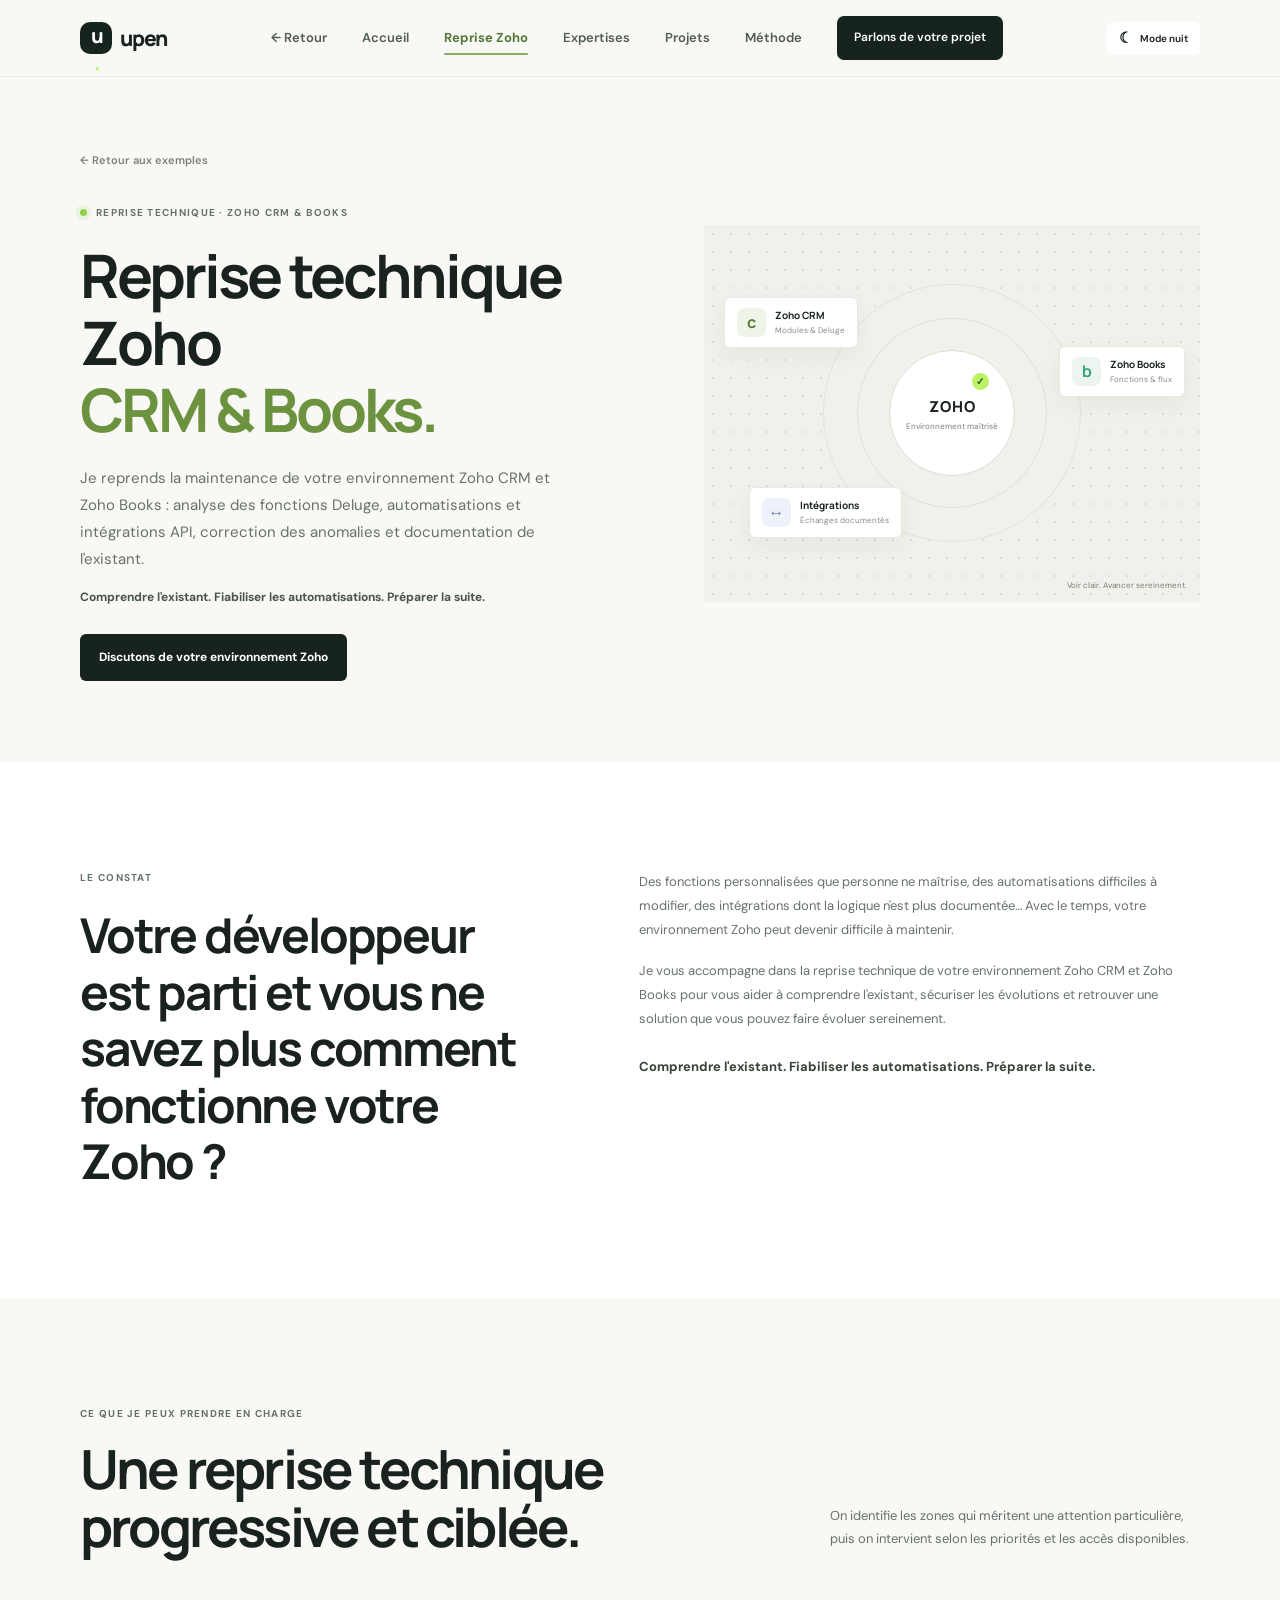
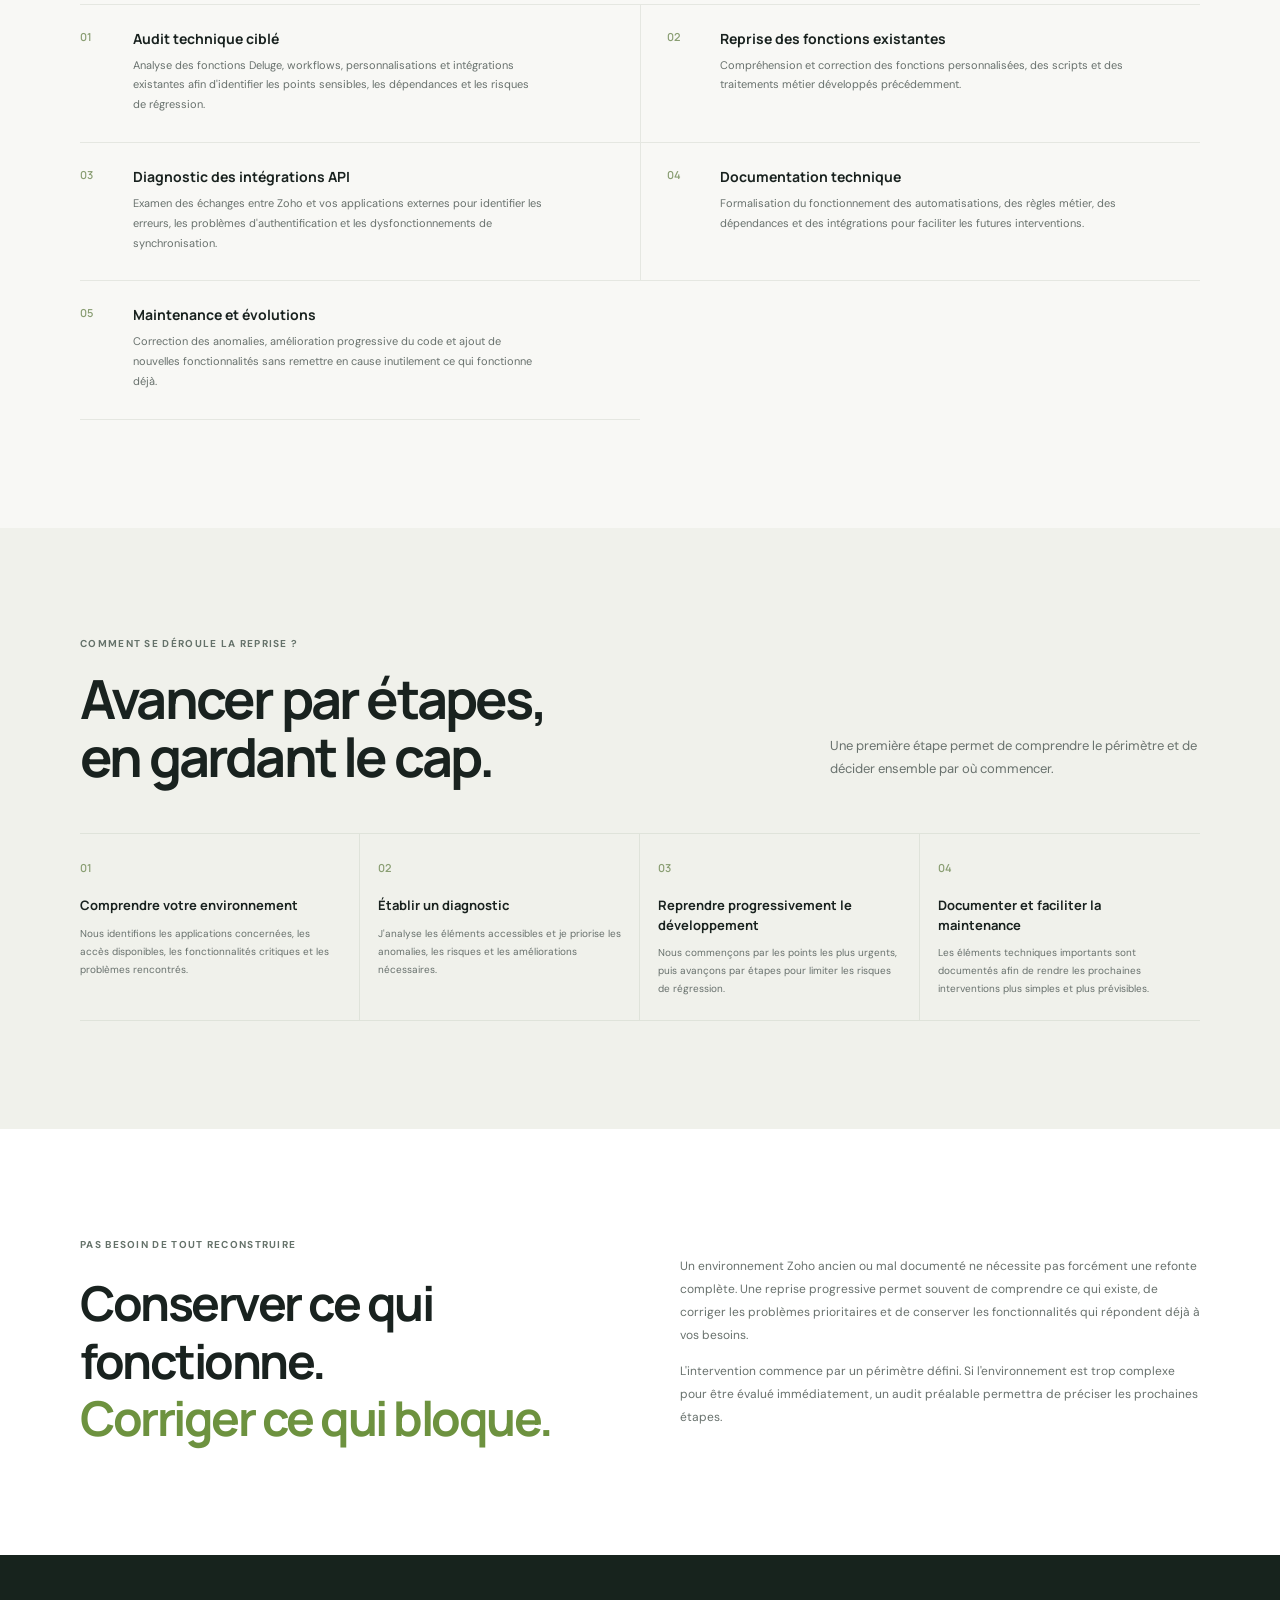
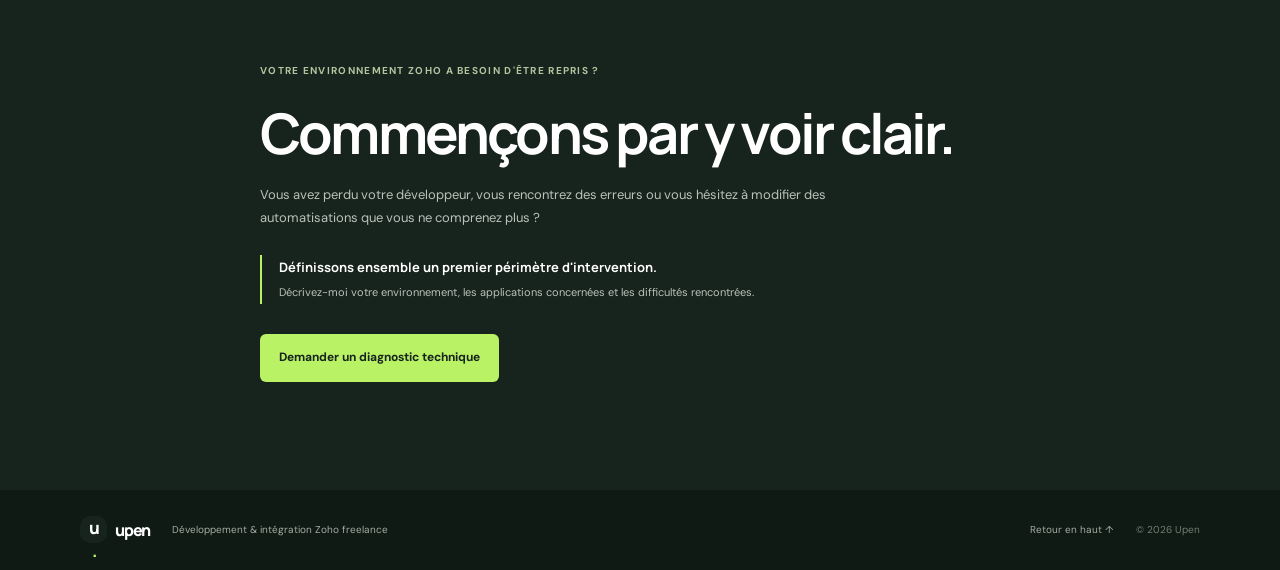
<file: reprise-zoho.html>
<!doctype html>
<html lang="fr">
  <head>
    <meta charset="UTF-8" />
    <meta name="viewport" content="width=device-width, initial-scale=1.0" />
    <meta name="theme-color" content="#f8f8f5" />
    <meta name="description" content="Reprise technique et maintenance Zoho CRM et Books : audit Deluge, diagnostic d’intégrations API, documentation et corrections ciblées." />
    <meta name="author" content="Mbola Herizo" />
    <meta property="og:type" content="website" />
    <meta property="og:locale" content="fr_FR" />
    <meta property="og:site_name" content="Upen" />
    <meta property="og:title" content="Reprise technique Zoho CRM &amp; Books | Upen" />
    <meta property="og:description" content="Reprenez la maintenance de votre environnement Zoho : audit technique, correction Deluge, diagnostic API et documentation." />
    <title>Reprise technique Zoho CRM &amp; Books | Upen</title>
    <link rel="preconnect" href="https://fonts.googleapis.com" />
    <link rel="preconnect" href="https://fonts.gstatic.com" crossorigin />
    <link href="https://fonts.googleapis.com/css2?family=DM+Sans:wght@400;500;600;700&family=Manrope:wght@400;500;600;700;800&display=swap" rel="stylesheet" />
    <link rel="stylesheet" href="styles.css" />
    <link rel="stylesheet" href="integration.css" />
    <link rel="stylesheet" href="reprise.css" />
    <link rel="stylesheet" href="theme.css" />
    <script src="theme.js" defer></script>
  </head>
  <body>
    <a class="skip-link" href="#contenu">Aller au contenu</a>
    <header class="site-header">
      <div class="container header-inner">
        <a class="brand" href="index.html" aria-label="Upen, accueil"><span class="brand-mark">u<span>.</span></span><span>upen</span></a>
        <nav class="navigation detail-navigation" aria-label="Navigation principale">
          <a class="nav-back" href="index.html#realisations">← Retour</a><a class="nav-home" href="index.html">Accueil</a><a href="reprise-zoho.html" aria-current="page">Reprise Zoho</a>
          <a href="index.html#services">Expertises</a><a href="index.html#realisations">Projets</a><a href="index.html#methode">Méthode</a>
          <a class="nav-cta" href="index.html#contact">Parlons de votre projet</a>
        </nav>
      </div>
    </header>

    <main id="contenu">
      <section class="integration-hero section-pad takeover-hero">
        <div class="container integration-hero-grid">
          <div class="integration-hero-copy">
            <a class="detail-back" href="index.html#realisations">← Retour aux exemples</a>
            <p class="eyebrow"><span class="status-dot"></span> Reprise technique · Zoho CRM &amp; Books</p>
            <h1>Reprise technique Zoho<br /><span>CRM &amp; Books.</span></h1>
            <p class="integration-lead">Je reprends la maintenance de votre environnement Zoho CRM et Zoho Books : analyse des fonctions Deluge, automatisations et intégrations API, correction des anomalies et documentation de l'existant.</p>
            <p class="integration-benefits">Comprendre l'existant. Fiabiliser les automatisations. Préparer la suite.</p>
            <a class="button button-primary" href="index.html#contact">Discutons de votre environnement Zoho</a>
          </div>
          <div class="takeover-visual" role="img" aria-label="Schéma d'un environnement Zoho documenté et suivi">
            <div class="takeover-grid"></div>
            <div class="takeover-center"><span>ZOHO</span><small>Environnement maîtrisé</small><i>✓</i></div>
            <div class="takeover-node takeover-crm"><span class="takeover-icon">c</span><span><strong>Zoho CRM</strong><small>Modules &amp; Deluge</small></span></div>
            <div class="takeover-node takeover-books"><span class="takeover-icon">b</span><span><strong>Zoho Books</strong><small>Fonctions &amp; flux</small></span></div>
            <div class="takeover-node takeover-api"><span class="takeover-icon">↔</span><span><strong>Intégrations</strong><small>Échanges documentés</small></span></div>
            <span class="takeover-caption">Voir clair. Avancer sereinement.</span>
          </div>
        </div>
      </section>

      <section class="integration-challenge section-pad">
        <div class="container challenge-grid">
          <div><p class="eyebrow">Le constat</p><h2>Votre développeur est parti et vous ne savez plus comment fonctionne votre Zoho&nbsp;?</h2></div>
          <div class="challenge-copy"><p>Des fonctions personnalisées que personne ne maîtrise, des automatisations difficiles à modifier, des intégrations dont la logique n'est plus documentée… Avec le temps, votre environnement Zoho peut devenir difficile à maintenir.</p><p>Je vous accompagne dans la reprise technique de votre environnement Zoho CRM et Zoho Books pour vous aider à comprendre l'existant, sécuriser les évolutions et retrouver une solution que vous pouvez faire évoluer sereinement.</p><p class="challenge-promise">Comprendre l'existant. Fiabiliser les automatisations. Préparer la suite.</p></div>
        </div>
      </section>

      <section class="integration-capabilities section-pad">
        <div class="container">
          <div class="section-heading"><div><p class="eyebrow">Ce que je peux prendre en charge</p><h2>Une reprise technique<br />progressive et ciblée.</h2></div><p class="heading-side">On identifie les zones qui méritent une attention particulière, puis on intervient selon les priorités et les accès disponibles.</p></div>
          <div class="capability-grid">
            <article class="capability-card"><span class="capability-number">01</span><div><h3>Audit technique ciblé</h3><p>Analyse des fonctions Deluge, workflows, personnalisations et intégrations existantes afin d'identifier les points sensibles, les dépendances et les risques de régression.</p></div></article>
            <article class="capability-card"><span class="capability-number">02</span><div><h3>Reprise des fonctions existantes</h3><p>Compréhension et correction des fonctions personnalisées, des scripts et des traitements métier développés précédemment.</p></div></article>
            <article class="capability-card"><span class="capability-number">03</span><div><h3>Diagnostic des intégrations API</h3><p>Examen des échanges entre Zoho et vos applications externes pour identifier les erreurs, les problèmes d'authentification et les dysfonctionnements de synchronisation.</p></div></article>
            <article class="capability-card"><span class="capability-number">04</span><div><h3>Documentation technique</h3><p>Formalisation du fonctionnement des automatisations, des règles métier, des dépendances et des intégrations pour faciliter les futures interventions.</p></div></article>
            <article class="capability-card"><span class="capability-number">05</span><div><h3>Maintenance et évolutions</h3><p>Correction des anomalies, amélioration progressive du code et ajout de nouvelles fonctionnalités sans remettre en cause inutilement ce qui fonctionne déjà.</p></div></article>
          </div>
        </div>
      </section>

      <section class="takeover-method integration-examples section-pad">
        <div class="container">
          <div class="section-heading"><div><p class="eyebrow">Comment se déroule la reprise ?</p><h2>Avancer par étapes,<br />en gardant le cap.</h2></div><p class="heading-side">Une première étape permet de comprendre le périmètre et de décider ensemble par où commencer.</p></div>
          <div class="takeover-steps">
            <article class="takeover-step"><span>01</span><h3>Comprendre votre environnement</h3><p>Nous identifions les applications concernées, les accès disponibles, les fonctionnalités critiques et les problèmes rencontrés.</p></article>
            <article class="takeover-step"><span>02</span><h3>Établir un diagnostic</h3><p>J'analyse les éléments accessibles et je priorise les anomalies, les risques et les améliorations nécessaires.</p></article>
            <article class="takeover-step"><span>03</span><h3>Reprendre progressivement le développement</h3><p>Nous commençons par les points les plus urgents, puis avançons par étapes pour limiter les risques de régression.</p></article>
            <article class="takeover-step"><span>04</span><h3>Documenter et faciliter la maintenance</h3><p>Les éléments techniques importants sont documentés afin de rendre les prochaines interventions plus simples et plus prévisibles.</p></article>
          </div>
        </div>
      </section>

      <section class="continuity section-pad">
        <div class="container continuity-grid">
          <div><p class="eyebrow">Pas besoin de tout reconstruire</p><h2>Conserver ce qui fonctionne.<br /><span>Corriger ce qui bloque.</span></h2></div>
          <div class="continuity-copy"><p>Un environnement Zoho ancien ou mal documenté ne nécessite pas forcément une refonte complète. Une reprise progressive permet souvent de comprendre ce qui existe, de corriger les problèmes prioritaires et de conserver les fonctionnalités qui répondent déjà à vos besoins.</p><p>L'intervention commence par un périmètre défini. Si l'environnement est trop complexe pour être évalué immédiatement, un audit préalable permettra de préciser les prochaines étapes.</p></div>
        </div>
      </section>

      <section class="integration-cta section-pad">
        <div class="container integration-cta-inner">
          <p class="eyebrow eyebrow-light">Votre environnement Zoho a besoin d'être repris ?</p>
          <h2>Commençons par y voir clair.</h2>
          <p>Vous avez perdu votre développeur, vous rencontrez des erreurs ou vous hésitez à modifier des automatisations que vous ne comprenez plus ?</p>
          <div class="cta-question"><strong>Définissons ensemble un premier périmètre d'intervention.</strong><span>Décrivez-moi votre environnement, les applications concernées et les difficultés rencontrées.</span></div>
          <a class="button button-light" href="index.html#contact">Demander un diagnostic technique</a>
        </div>
      </section>
    </main>
    <footer class="site-footer"><div class="container footer-inner"><a class="brand footer-brand" href="index.html"><span class="brand-mark">u<span>.</span></span><span>upen</span></a><p>Développement &amp; intégration Zoho freelance</p><a class="back-top" href="#contenu">Retour en haut ↑</a><span class="copyright">© <span id="year">2026</span> Upen</span></div></footer>
  </body>
</html>
</file>
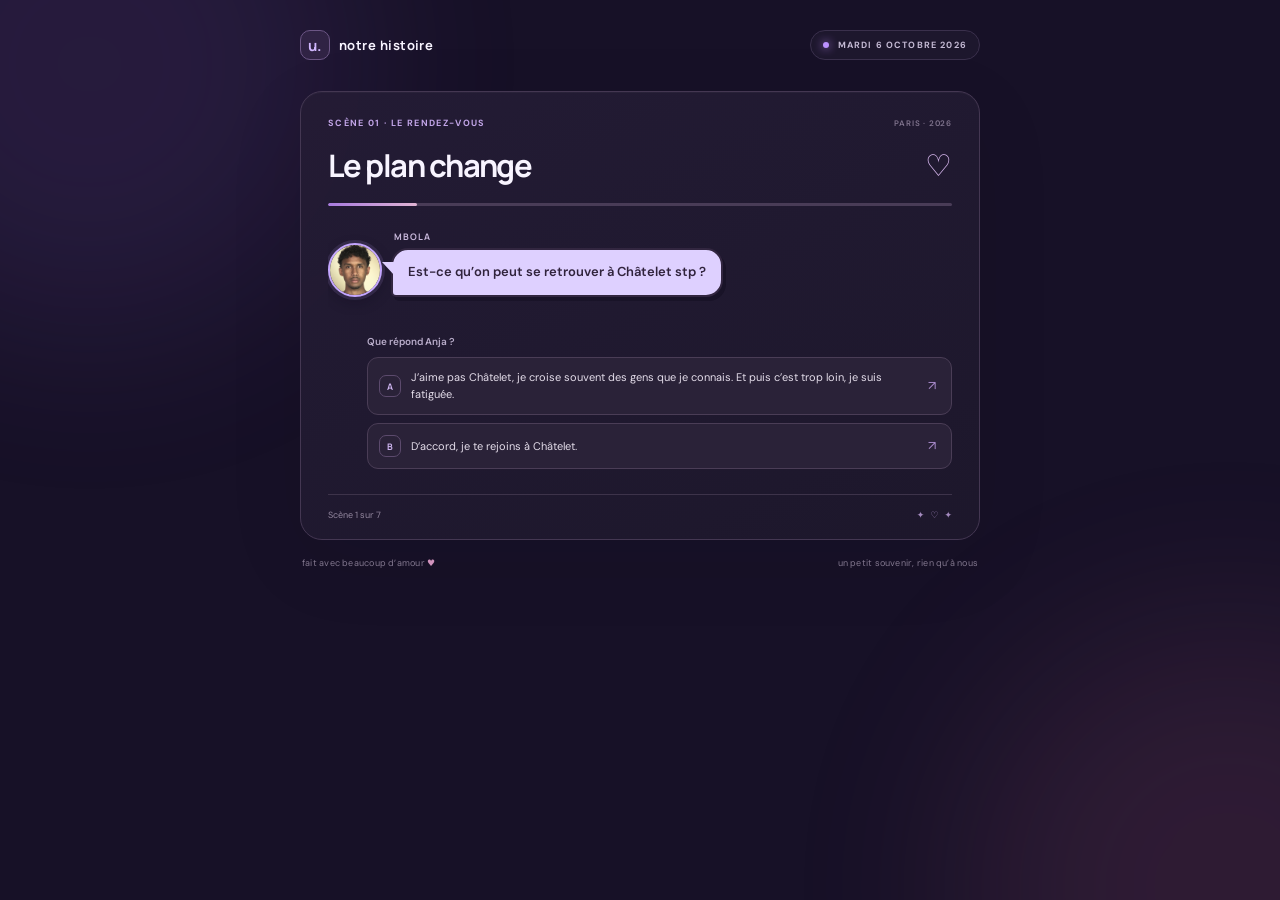
<file: scene1.html>
<!doctype html>
<html lang="fr">
  <head>
    <meta charset="utf-8" />
    <meta name="viewport" content="width=device-width, initial-scale=1" />
    <meta name="robots" content="noindex, nofollow, noarchive" />
    <meta name="theme-color" content="#171127" />
    <title>Notre histoire — scène 1</title>
    <link rel="stylesheet" href="scene.css" />
    <script src="scenes.js" defer></script>
    <script src="scene.js" defer></script>
  </head>
  <body data-scene="1">
    <div class="ambient ambient-one" aria-hidden="true"></div>
    <div class="ambient ambient-two" aria-hidden="true"></div>
    <main class="page-shell">
      <header class="topbar">
        <a class="wordmark" href="scene1.html" aria-label="Recommencer l’histoire"><span class="wordmark-icon">u.</span><span>notre histoire</span></a>
        <div class="date-pill"><span class="date-dot"></span> MARDI 6 OCTOBRE 2026</div>
      </header>

      <section class="story-card" aria-label="Dialogue entre Mbola et Anja">
        <div class="scene-topline">
          <span class="chapter-label" id="sceneChapter"></span>
          <span class="scene-date">PARIS · 2026</span>
        </div>
        <div class="scene-heading">
          <h1 id="sceneTitle"></h1>
          <span class="scene-heart" aria-hidden="true">♡</span>
        </div>
        <div class="progress-track" id="progress" role="progressbar" aria-label="Progression de l’histoire" aria-valuemin="1" aria-valuemax="7" aria-valuenow="1">
          <span class="progress-fill" id="progressFill"></span>
        </div>

        <div class="dialogue" id="dialogue" aria-live="polite" aria-relevant="additions">
        </div>

        <section class="meeting-wait" id="meetingWait" aria-live="polite" hidden>
          <div class="arrival-track" aria-hidden="true">
            <span class="arrival-line"></span>
            <span class="arrival-heart">♥</span>
            <span class="arrival-pin">⌖</span>
          </div>
          <p>Mbola est en route…</p>
        </section>

        <section class="choice-panel" id="choices" aria-label="Choix de réponse">
          <p class="choice-question" id="choicePrompt"></p>
          <div class="answer-list" id="answerList"></div>
        </section>

        <section class="ending-panel" id="endingPanel" hidden>
          <span class="ending-heart" aria-hidden="true">♡</span>
          <p class="ending-label">FIN DE NOTRE PETITE HISTOIRE</p>
          <h2>Joyeux anniversaire, Anja.</h2>
          <p>Une soirée qui restera parmi mes plus beaux souvenirs. Je t’aime. 💜</p>
          <button class="memories-button" id="openMemories" type="button">Voir la carte maintenant <span aria-hidden="true">↗</span></button>
        </section>

        <footer class="scene-footer">
          <span id="progressText">Scène 1 sur 7</span>
          <span class="footer-hearts" aria-hidden="true">✦ &nbsp; ♡ &nbsp; ✦</span>
        </footer>
      </section>
      <a class="scene-next-button" id="sceneNextButton" href="scene2.html" aria-label="Continuer vers la scène suivante" hidden><span aria-hidden="true">→</span></a>
      <footer class="page-footer"><span>fait avec beaucoup d’amour <b>♥</b></span><span>un petit souvenir, rien qu’à nous</span></footer>
    </main>

    <dialog class="retry-dialog" id="retryDialog" aria-labelledby="retryTitle" aria-describedby="retryDescription">
      <div class="retry-icon" aria-hidden="true">↻</div>
      <p class="dialog-kicker">ON REPREND ?</p>
      <h2 id="retryTitle">Cette réponse ne fait pas avancer l’histoire.</h2>
      <p id="retryDescription">Recommence depuis le début pour retrouver le bon chemin.</p>
      <button type="button" class="restart-button" id="restartStory">Recommencer l’histoire <span aria-hidden="true">↗</span></button>
    </dialog>


  </body>
</html>
</file>
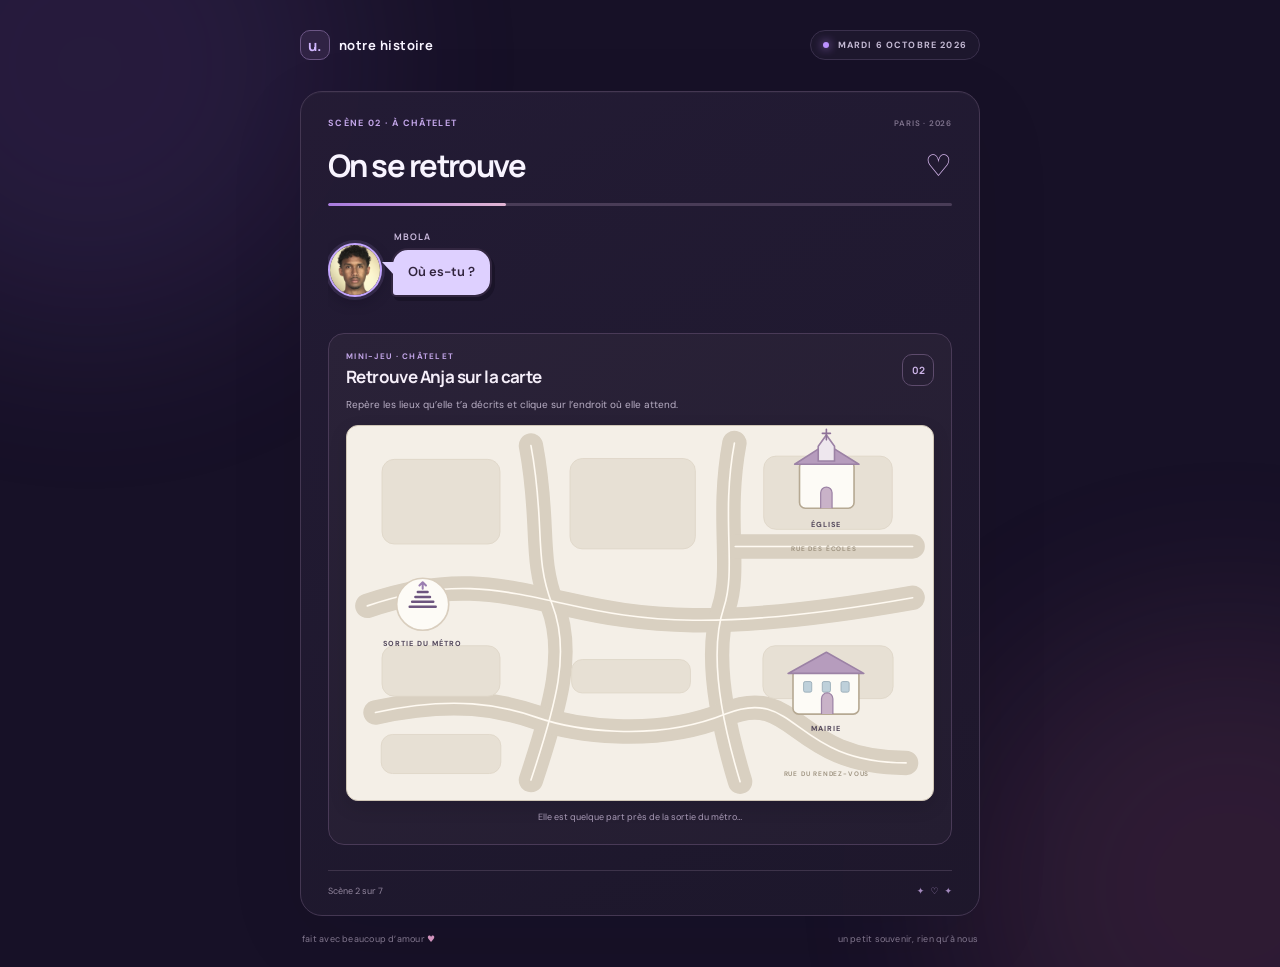
<file: scene2.html>
<!doctype html>
<html lang="fr">
  <head>
    <meta charset="utf-8" />
    <meta name="viewport" content="width=device-width, initial-scale=1" />
    <meta name="robots" content="noindex, nofollow, noarchive" />
    <meta name="theme-color" content="#171127" />
    <title>Notre histoire — scène 2</title>
    <link rel="stylesheet" href="scene.css" />
    <script src="scenes.js" defer></script>
    <script src="scene.js" defer></script>
  </head>
  <body data-scene="2">
    <div class="ambient ambient-one" aria-hidden="true"></div>
    <div class="ambient ambient-two" aria-hidden="true"></div>
    <main class="page-shell">
      <header class="topbar">
        <a class="wordmark" href="scene1.html" aria-label="Recommencer l’histoire"><span class="wordmark-icon">u.</span><span>notre histoire</span></a>
        <div class="date-pill"><span class="date-dot"></span> MARDI 6 OCTOBRE 2026</div>
      </header>
      <section class="story-card" aria-label="Dialogue entre Mbola et Anja">
        <div class="scene-topline">
          <span class="chapter-label" id="sceneChapter"></span>
          <span class="scene-date">PARIS · 2026</span>
        </div>
        <div class="scene-heading">
          <h1 id="sceneTitle"></h1>
          <span class="scene-heart" aria-hidden="true">♡</span>
        </div>
        <div class="progress-track" id="progress" role="progressbar" aria-label="Progression de l’histoire" aria-valuemin="1" aria-valuemax="7" aria-valuenow="2">
          <span class="progress-fill" id="progressFill"></span>
        </div>
        <div class="dialogue" id="dialogue" aria-live="polite" aria-relevant="additions"></div>
        <section class="map-game" id="mapGame" aria-labelledby="mapTitle" hidden>
          <div class="map-heading">
            <div><p class="map-kicker">MINI-JEU · CHÂTELET</p><h2 id="mapTitle">Retrouve Anja sur la carte</h2></div>
            <span class="map-number">02</span>
          </div>
          <p class="map-instruction">Repère les lieux qu’elle t’a décrits et clique sur l’endroit où elle attend.</p>
          <div class="map-frame">
            <svg class="city-map" id="cityMap" viewBox="0 0 720 460" role="group" aria-label="Carte simplifiée avec la sortie du métro, l’église rue des Écoles et la mairie rue du Rendez-vous">
              <rect width="720" height="460" rx="18" fill="#f4efe7" />
              <path class="map-road" d="M25 221 C124 187 181 199 270 219 S453 254 695 211" />
              <path class="map-road" d="M226 24 C244 119 229 161 252 219 S257 342 226 435" />
              <path class="map-road" d="M476 21 C459 112 479 175 463 223 S455 345 483 437" />
              <path class="map-road" d="M477 148 H695" />
              <path class="map-road" d="M35 352 C132 331 190 343 233 358 S376 390 465 354 S545 414 687 414" />
              <path class="map-road-center" d="M25 221 C124 187 181 199 270 219 S453 254 695 211" />
              <path class="map-road-center" d="M226 24 C244 119 229 161 252 219 S257 342 226 435" />
              <path class="map-road-center" d="M476 21 C459 112 479 175 463 223 S455 345 483 437" />
              <path class="map-road-center" d="M477 148 H695" />
              <path class="map-road-center" d="M35 352 C132 331 190 343 233 358 S376 390 465 354 S545 414 687 414" />

              <g class="map-blocks" aria-hidden="true">
                <rect x="43" y="41" width="145" height="104" rx="15" />
                <rect x="274" y="40" width="154" height="111" rx="15" />
                <rect x="512" y="37" width="158" height="90" rx="15" />
                <rect x="43" y="270" width="145" height="62" rx="15" />
                <rect x="276" y="287" width="146" height="41" rx="13" />
                <rect x="511" y="270" width="160" height="65" rx="15" />
                <rect x="42" y="379" width="147" height="48" rx="14" />
              </g>

              <g class="landmark metro-landmark" aria-label="Sortie du métro">
                <circle class="landmark-disc" cx="93" cy="219" r="32" />
                <path class="metro-stairs" d="M77 222 h32 M80 216 h26 M84 210 h18 M87 204 h12" />
                <path class="metro-arrow" d="M93 200 v-8 m-4 4 4-4 4 4" />
                <text class="map-label" x="93" y="270">SORTIE DU MÉTRO</text>
              </g>

              <g class="landmark church-landmark" aria-label="Église">
                <rect class="building" x="556" y="43" width="67" height="58" rx="7" />
                <path class="building-roof" d="M550 47 589 22 629 47Z" />
                <path class="church-tower" d="M579 43 V25 L589 11 599 25 V43Z" />
                <path class="church-cross" d="M589 4 v13 M584 9 h10" />
                <path class="building-door" d="M582 101 V82 a7 7 0 0 1 14 0 v19" />
                <text class="map-label" x="589" y="124">ÉGLISE</text>
              </g>

              <g class="landmark townhall-landmark" aria-label="Mairie">
                <rect class="building" x="548" y="299" width="81" height="55" rx="7" />
                <path class="building-roof" d="M542 304 589 278 635 304Z" />
                <rect class="building-window" x="561" y="314" width="10" height="13" rx="2" />
                <rect class="building-window" x="584" y="314" width="10" height="13" rx="2" />
                <rect class="building-window" x="607" y="314" width="10" height="13" rx="2" />
                <path class="building-door" d="M583 354 v-19 a7 7 0 0 1 14 0 v19" />
                <text class="map-label" x="589" y="375">MAIRIE</text>
              </g>

              <text class="street-label" x="586" y="153">RUE DES ÉCOLES</text>
              <text class="street-label" x="589" y="430">RUE DU RENDEZ-VOUS</text>

              <g class="map-target" id="mapTarget" role="button" tabindex="0" aria-label="Chercher Anja juste sous l’église, rue des Écoles" aria-pressed="false">
                <circle class="target-glow" cx="589" cy="184" r="28" />
                <circle class="target-ring" cx="589" cy="184" r="17" />
                <circle class="target-dot" cx="589" cy="184" r="5" />
                <text class="target-hint" x="589" y="214">?</text>
              </g>
            </svg>
          </div>
          <p class="map-status" id="mapStatus" aria-live="polite">Elle est quelque part près de la sortie du métro…</p>
        </section>
        <section class="choice-panel" id="choices" aria-label="Choix de réponse">
          <p class="choice-question" id="choicePrompt"></p>
          <div class="answer-list" id="answerList"></div>
        </section>
        <section class="ending-panel" id="endingPanel" hidden>
          <span class="ending-heart" aria-hidden="true">♡</span>
          <p class="ending-label">FIN DE NOTRE PETITE HISTOIRE</p>
          <h2>Joyeux anniversaire, Anja.</h2>
          <p>Une soirée qui restera parmi mes plus beaux souvenirs. Je t’aime. 💜</p>
          <button class="memories-button" id="openMemories" type="button">Voir la carte maintenant <span aria-hidden="true">↗</span></button>
        </section>
        <footer class="scene-footer">
          <span id="progressText">Scène 2 sur 7</span>
          <span class="footer-hearts" aria-hidden="true">✦ &nbsp; ♡ &nbsp; ✦</span>
        </footer>
      </section>
      <a class="scene-next-button" id="sceneNextButton" href="scene3.html" aria-label="Continuer vers la scène suivante" hidden><span aria-hidden="true">→</span></a>
      <footer class="page-footer"><span>fait avec beaucoup d’amour <b>♥</b></span><span>un petit souvenir, rien qu’à nous</span></footer>
    </main>
    <dialog class="retry-dialog" id="retryDialog" aria-labelledby="retryTitle" aria-describedby="retryDescription">
      <div class="retry-icon" aria-hidden="true">↻</div>
      <p class="dialog-kicker">ON REPREND ?</p>
      <h2 id="retryTitle">Cette réponse ne fait pas avancer l’histoire.</h2>
      <p id="retryDescription">Recommence depuis le début pour retrouver le bon chemin.</p>
      <button type="button" class="restart-button" id="restartStory">Recommencer l’histoire <span aria-hidden="true">↗</span></button>
    </dialog>
    
  </body>
</html>
</file>
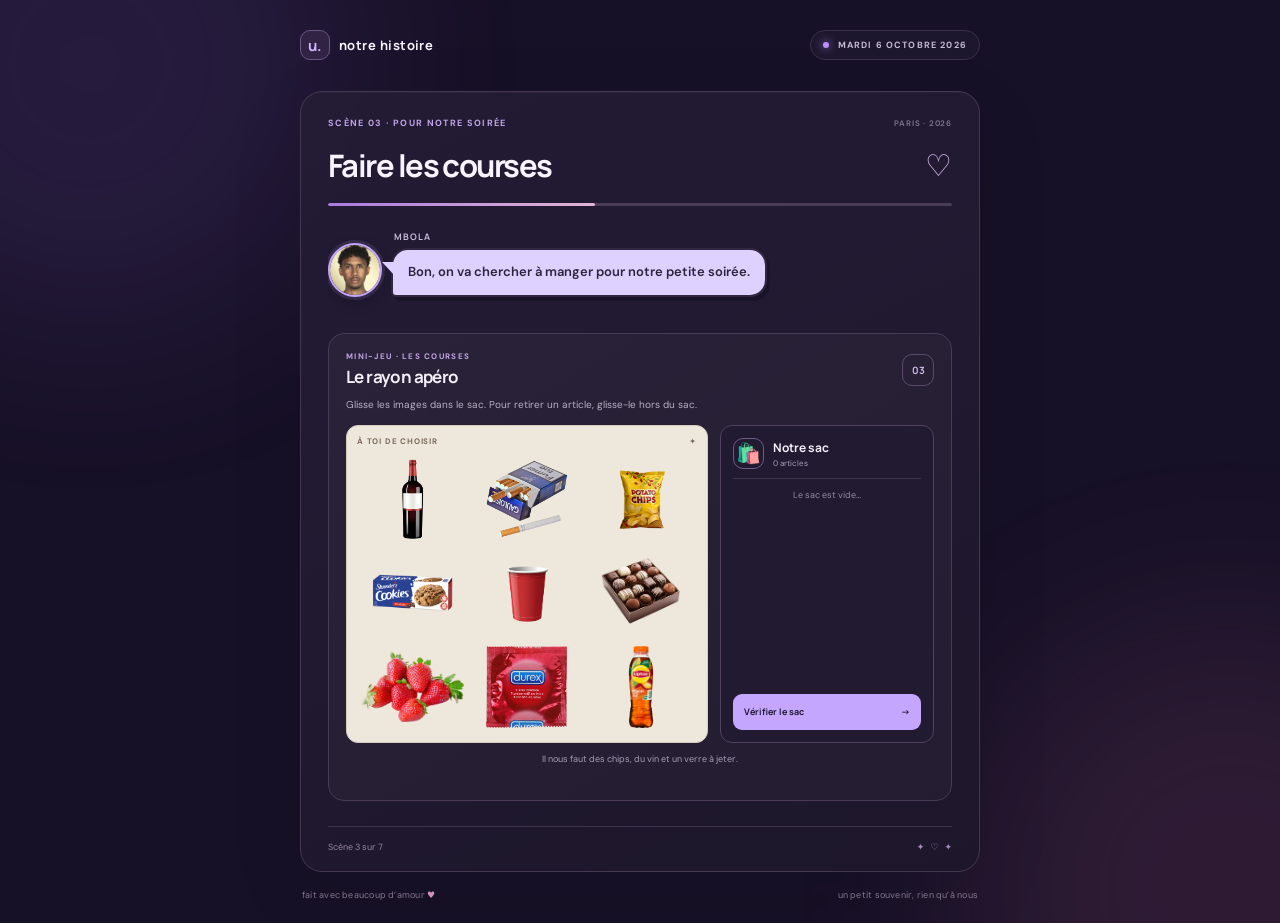
<file: scene3.html>
<!doctype html>
<html lang="fr">
  <head>
    <meta charset="utf-8" />
    <meta name="viewport" content="width=device-width, initial-scale=1" />
    <meta name="robots" content="noindex, nofollow, noarchive" />
    <meta name="theme-color" content="#171127" />
    <title>Notre histoire — scène 3</title>
    <link rel="stylesheet" href="scene.css" />
    <script src="scenes.js" defer></script>
    <script src="scene.js" defer></script>
  </head>
  <body data-scene="3">
    <div class="ambient ambient-one" aria-hidden="true"></div>
    <div class="ambient ambient-two" aria-hidden="true"></div>
    <main class="page-shell">
      <header class="topbar">
        <a class="wordmark" href="scene1.html" aria-label="Recommencer l’histoire"><span class="wordmark-icon">u.</span><span>notre histoire</span></a>
        <div class="date-pill"><span class="date-dot"></span> MARDI 6 OCTOBRE 2026</div>
      </header>
      <section class="story-card" aria-label="Dialogue entre Mbola et Anja">
        <div class="scene-topline">
          <span class="chapter-label" id="sceneChapter"></span>
          <span class="scene-date">PARIS · 2026</span>
        </div>
        <div class="scene-heading">
          <h1 id="sceneTitle"></h1>
          <span class="scene-heart" aria-hidden="true">♡</span>
        </div>
        <div class="progress-track" id="progress" role="progressbar" aria-label="Progression de l’histoire" aria-valuemin="1" aria-valuemax="7" aria-valuenow="3">
          <span class="progress-fill" id="progressFill"></span>
        </div>
        <div class="dialogue" id="dialogue" aria-live="polite" aria-relevant="additions"></div>
        <section class="supermarket-game" id="supermarketGame" aria-labelledby="shopTitle" hidden>
          <div class="shop-heading">
            <div><p class="shop-kicker">MINI-JEU · LES COURSES</p><h2 id="shopTitle">Le rayon apéro</h2></div>
            <span class="shop-number">03</span>
          </div>
          <p class="shop-instruction">Glisse les images dans le sac. Pour retirer un article, glisse-le hors du sac.</p>
          <div class="shopping-layout">
            <section class="shop-aisle" aria-label="Articles du rayon">
              <div class="shelf-label"><span>À toi de choisir</span><span>✦</span></div>
              <div class="product-grid" id="productGrid"></div>
            </section>
            <section class="shopping-bag" id="shoppingBag" aria-labelledby="bagTitle">
              <div class="bag-heading"><span class="bag-icon" aria-hidden="true">🛍️</span><div><h3 id="bagTitle">Notre sac</h3><p id="bagCount">0 article</p></div></div>
              <div class="bag-items" id="bagItems" aria-live="polite"><p class="empty-bag">Le sac est vide…</p></div>
              <button class="checkout-button" id="checkBag" type="button">Vérifier le sac <span aria-hidden="true">→</span></button>
            </section>
          </div>
          <p class="shopping-feedback" id="shoppingFeedback" role="status" aria-live="polite">Il nous faut des chips, du vin et un verre à jeter.</p>
        </section>
        <section class="choice-panel" id="choices" aria-label="Choix de réponse">
          <p class="choice-question" id="choicePrompt"></p>
          <div class="answer-list" id="answerList"></div>
        </section>
        <section class="ending-panel" id="endingPanel" hidden>
          <span class="ending-heart" aria-hidden="true">♡</span>
          <p class="ending-label">FIN DE NOTRE PETITE HISTOIRE</p>
          <h2>Joyeux anniversaire, Anja.</h2>
          <p>Une soirée qui restera parmi mes plus beaux souvenirs. Je t’aime. 💜</p>
          <button class="memories-button" id="openMemories" type="button">Voir la carte maintenant <span aria-hidden="true">↗</span></button>
        </section>
        <footer class="scene-footer">
          <span id="progressText">Scène 3 sur 7</span>
          <span class="footer-hearts" aria-hidden="true">✦ &nbsp; ♡ &nbsp; ✦</span>
        </footer>
      </section>
      <a class="scene-next-button" id="sceneNextButton" href="scene4.html" aria-label="Continuer vers la scène suivante" hidden><span aria-hidden="true">→</span></a>
      <footer class="page-footer"><span>fait avec beaucoup d’amour <b>♥</b></span><span>un petit souvenir, rien qu’à nous</span></footer>
    </main>
    <dialog class="retry-dialog" id="retryDialog" aria-labelledby="retryTitle" aria-describedby="retryDescription">
      <div class="retry-icon" aria-hidden="true">↻</div>
      <p class="dialog-kicker">ON REPREND ?</p>
      <h2 id="retryTitle">Cette réponse ne fait pas avancer l’histoire.</h2>
      <p id="retryDescription">Recommence depuis le début pour retrouver le bon chemin.</p>
      <button type="button" class="restart-button" id="restartStory">Recommencer l’histoire <span aria-hidden="true">↗</span></button>
    </dialog>
    
  </body>
</html>
</file>
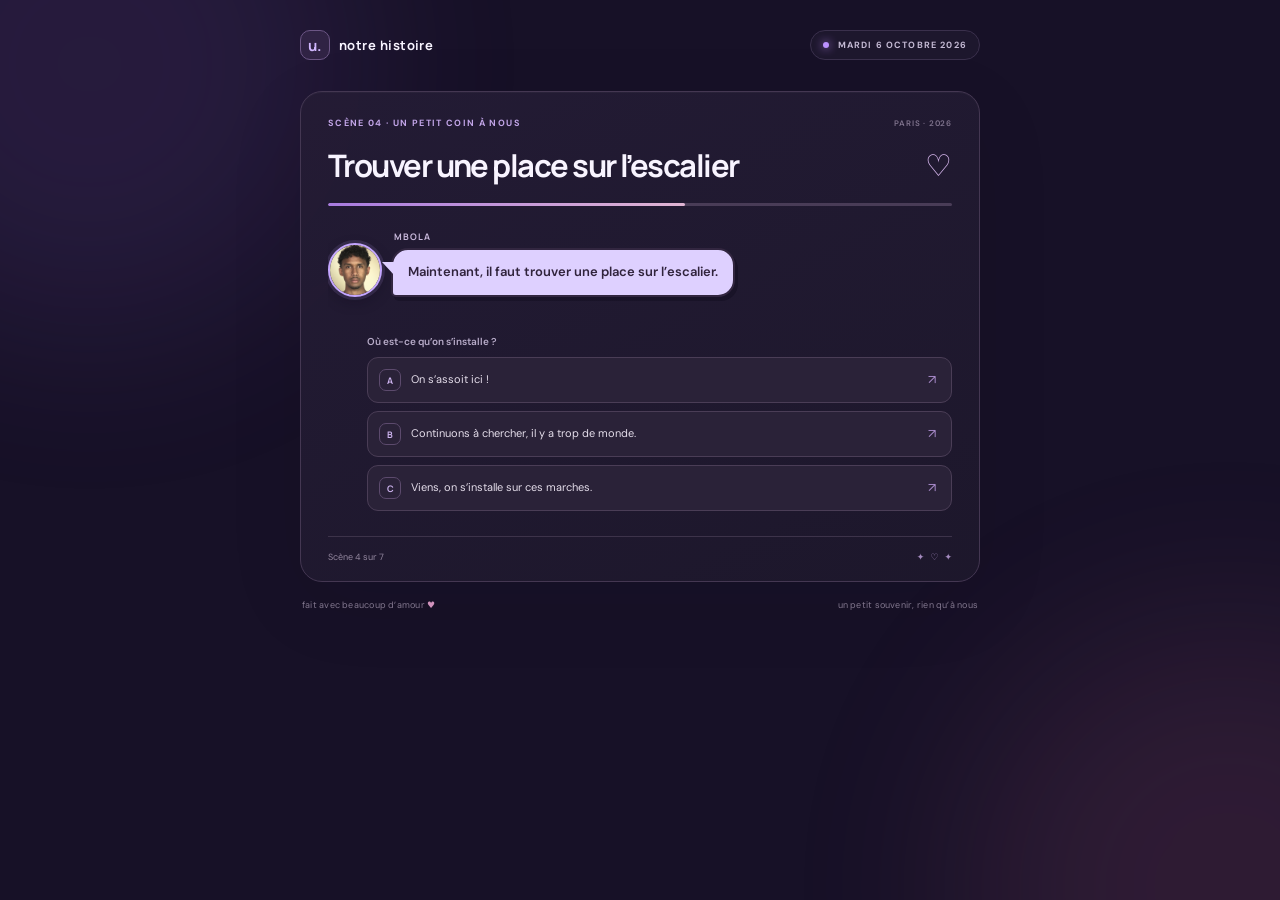
<file: scene4.html>
<!doctype html>
<html lang="fr">
  <head>
    <meta charset="utf-8" />
    <meta name="viewport" content="width=device-width, initial-scale=1" />
    <meta name="robots" content="noindex, nofollow, noarchive" />
    <meta name="theme-color" content="#171127" />
    <title>Notre histoire — scène 4</title>
    <link rel="stylesheet" href="scene.css" />
    <script src="scenes.js" defer></script>
    <script src="scene.js" defer></script>
  </head>
  <body data-scene="4">
    <div class="ambient ambient-one" aria-hidden="true"></div>
    <div class="ambient ambient-two" aria-hidden="true"></div>
    <main class="page-shell">
      <header class="topbar">
        <a class="wordmark" href="scene1.html" aria-label="Recommencer l’histoire"><span class="wordmark-icon">u.</span><span>notre histoire</span></a>
        <div class="date-pill"><span class="date-dot"></span> MARDI 6 OCTOBRE 2026</div>
      </header>
      <section class="story-card" aria-label="Dialogue entre Mbola et Anja">
        <div class="scene-topline">
          <span class="chapter-label" id="sceneChapter"></span>
          <span class="scene-date">PARIS · 2026</span>
        </div>
        <div class="scene-heading">
          <h1 id="sceneTitle"></h1>
          <span class="scene-heart" aria-hidden="true">♡</span>
        </div>
        <div class="progress-track" id="progress" role="progressbar" aria-label="Progression de l’histoire" aria-valuemin="1" aria-valuemax="7" aria-valuenow="4">
          <span class="progress-fill" id="progressFill"></span>
        </div>
        <div class="dialogue" id="dialogue" aria-live="polite" aria-relevant="additions"></div>
        <section class="choice-panel" id="choices" aria-label="Choix de réponse">
          <p class="choice-question" id="choicePrompt"></p>
          <div class="answer-list" id="answerList"></div>
        </section>
        <section class="ending-panel" id="endingPanel" hidden>
          <span class="ending-heart" aria-hidden="true">♡</span>
          <p class="ending-label">FIN DE NOTRE PETITE HISTOIRE</p>
          <h2>Joyeux anniversaire, Anja.</h2>
          <p>Une soirée qui restera parmi mes plus beaux souvenirs. Je t’aime. 💜</p>
          <button class="memories-button" id="openMemories" type="button">Voir la carte maintenant <span aria-hidden="true">↗</span></button>
        </section>
        <footer class="scene-footer">
          <span id="progressText">Scène 4 sur 7</span>
          <span class="footer-hearts" aria-hidden="true">✦ &nbsp; ♡ &nbsp; ✦</span>
        </footer>
      </section>
      <a class="scene-next-button" id="sceneNextButton" href="scene5.html" aria-label="Continuer vers la scène suivante" hidden><span aria-hidden="true">→</span></a>
      <footer class="page-footer"><span>fait avec beaucoup d’amour <b>♥</b></span><span>un petit souvenir, rien qu’à nous</span></footer>
    </main>
    <dialog class="retry-dialog" id="retryDialog" aria-labelledby="retryTitle" aria-describedby="retryDescription">
      <div class="retry-icon" aria-hidden="true">↻</div>
      <p class="dialog-kicker">ON REPREND ?</p>
      <h2 id="retryTitle">Cette réponse ne fait pas avancer l’histoire.</h2>
      <p id="retryDescription">Recommence depuis le début pour retrouver le bon chemin.</p>
      <button type="button" class="restart-button" id="restartStory">Recommencer l’histoire <span aria-hidden="true">↗</span></button>
    </dialog>
    
  </body>
</html>
</file>
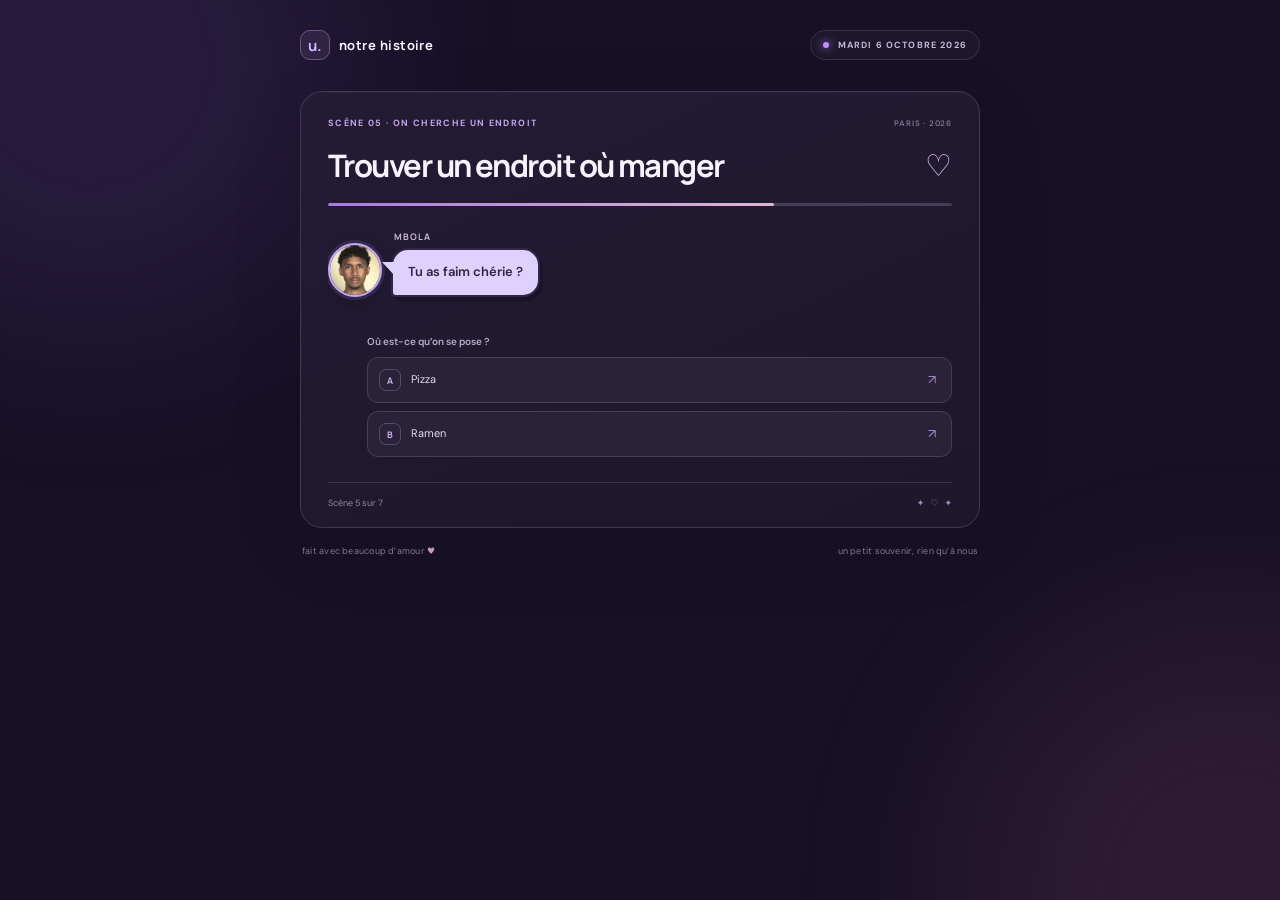
<file: scene5.html>
<!doctype html>
<html lang="fr">
  <head>
    <meta charset="utf-8" />
    <meta name="viewport" content="width=device-width, initial-scale=1" />
    <meta name="robots" content="noindex, nofollow, noarchive" />
    <meta name="theme-color" content="#171127" />
    <title>Notre histoire — scène 5</title>
    <link rel="stylesheet" href="scene.css" />
    <script src="scenes.js" defer></script>
    <script src="scene.js" defer></script>
  </head>
  <body data-scene="5">
    <div class="ambient ambient-one" aria-hidden="true"></div>
    <div class="ambient ambient-two" aria-hidden="true"></div>
    <main class="page-shell">
      <header class="topbar">
        <a class="wordmark" href="scene1.html" aria-label="Recommencer l’histoire"><span class="wordmark-icon">u.</span><span>notre histoire</span></a>
        <div class="date-pill"><span class="date-dot"></span> MARDI 6 OCTOBRE 2026</div>
      </header>
      <section class="story-card" aria-label="Dialogue entre Mbola et Anja">
        <div class="scene-topline">
          <span class="chapter-label" id="sceneChapter"></span>
          <span class="scene-date">PARIS · 2026</span>
        </div>
        <div class="scene-heading">
          <h1 id="sceneTitle"></h1>
          <span class="scene-heart" aria-hidden="true">♡</span>
        </div>
        <div class="progress-track" id="progress" role="progressbar" aria-label="Progression de l’histoire" aria-valuemin="1" aria-valuemax="7" aria-valuenow="5">
          <span class="progress-fill" id="progressFill"></span>
        </div>
        <div class="dialogue" id="dialogue" aria-live="polite" aria-relevant="additions"></div>
        <section class="choice-panel" id="choices" aria-label="Choix de réponse">
          <p class="choice-question" id="choicePrompt"></p>
          <div class="answer-list" id="answerList"></div>
        </section>
        <section class="ending-panel" id="endingPanel" hidden>
          <span class="ending-heart" aria-hidden="true">♡</span>
          <p class="ending-label">FIN DE NOTRE PETITE HISTOIRE</p>
          <h2>Joyeux anniversaire, Anja.</h2>
          <p>Une soirée qui restera parmi mes plus beaux souvenirs. Je t’aime. 💜</p>
          <button class="memories-button" id="openMemories" type="button">Voir la carte maintenant <span aria-hidden="true">↗</span></button>
        </section>
        <footer class="scene-footer">
          <span id="progressText">Scène 5 sur 7</span>
          <span class="footer-hearts" aria-hidden="true">✦ &nbsp; ♡ &nbsp; ✦</span>
        </footer>
      </section>
      <a class="scene-next-button" id="sceneNextButton" href="scene6.html" aria-label="Continuer vers la scène suivante" hidden><span aria-hidden="true">→</span></a>
      <footer class="page-footer"><span>fait avec beaucoup d’amour <b>♥</b></span><span>un petit souvenir, rien qu’à nous</span></footer>
    </main>
    <dialog class="retry-dialog" id="retryDialog" aria-labelledby="retryTitle" aria-describedby="retryDescription">
      <div class="retry-icon" aria-hidden="true">↻</div>
      <p class="dialog-kicker">ON REPREND ?</p>
      <h2 id="retryTitle">Cette réponse ne fait pas avancer l’histoire.</h2>
      <p id="retryDescription">Recommence depuis le début pour retrouver le bon chemin.</p>
      <button type="button" class="restart-button" id="restartStory">Recommencer l’histoire <span aria-hidden="true">↗</span></button>
    </dialog>
    
  </body>
</html>
</file>
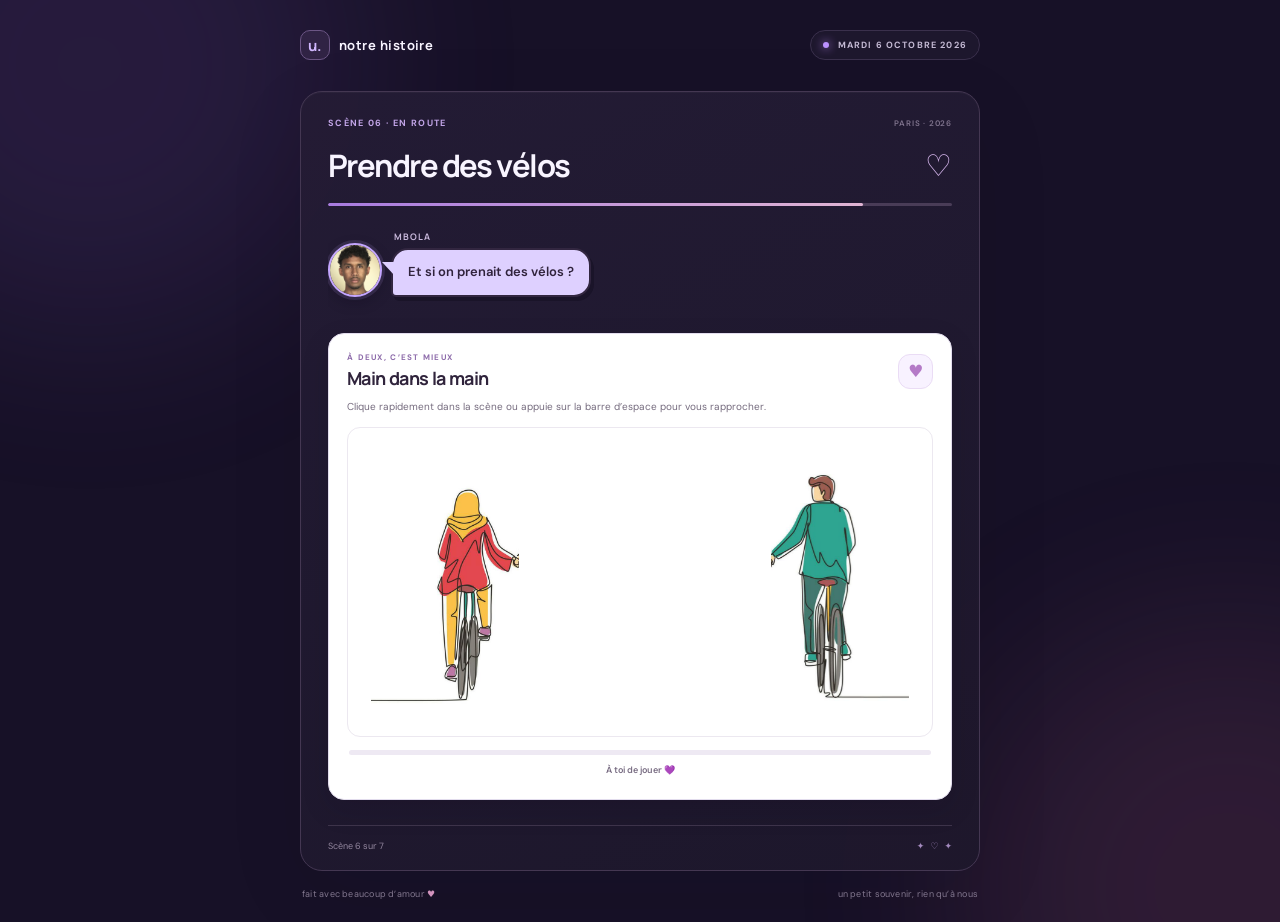
<file: scene6.html>
<!doctype html>
<html lang="fr">
  <head>
    <meta charset="utf-8" />
    <meta name="viewport" content="width=device-width, initial-scale=1" />
    <meta name="robots" content="noindex, nofollow, noarchive" />
    <meta name="theme-color" content="#171127" />
    <title>Notre histoire — scène 6</title>
    <link rel="stylesheet" href="scene.css" />
    <script src="scenes.js" defer></script>
    <script src="scene.js" defer></script>
  </head>
  <body data-scene="6">
    <div class="ambient ambient-one" aria-hidden="true"></div>
    <div class="ambient ambient-two" aria-hidden="true"></div>
    <main class="page-shell">
      <header class="topbar">
        <a class="wordmark" href="scene1.html" aria-label="Recommencer l’histoire"><span class="wordmark-icon">u.</span><span>notre histoire</span></a>
        <div class="date-pill"><span class="date-dot"></span> MARDI 6 OCTOBRE 2026</div>
      </header>
      <section class="story-card" aria-label="Dialogue entre Mbola et Anja">
        <div class="scene-topline">
          <span class="chapter-label" id="sceneChapter"></span>
          <span class="scene-date">PARIS · 2026</span>
        </div>
        <div class="scene-heading">
          <h1 id="sceneTitle"></h1>
          <span class="scene-heart" aria-hidden="true">♡</span>
        </div>
        <div class="progress-track" id="progress" role="progressbar" aria-label="Progression de l’histoire" aria-valuemin="1" aria-valuemax="7" aria-valuenow="6">
          <span class="progress-fill" id="progressFill"></span>
        </div>
        <div class="dialogue" id="dialogue" aria-live="polite" aria-relevant="additions"></div>
        <section class="bicycle-game" id="bicycleGame" aria-labelledby="bikeTitle" hidden>
          <div class="bike-heading">
            <div>
              <p class="bike-kicker">À DEUX, C’EST MIEUX</p>
              <h2 id="bikeTitle">Main dans la main</h2>
            </div>
            <span class="bike-heart" aria-hidden="true">♥</span>
          </div>
          <p class="bike-instruction">Clique rapidement dans la scène ou appuie sur la barre d’espace pour vous rapprocher.</p>
          <div class="bike-stage" id="bikeStage" role="group" tabindex="0" aria-label="Jeu de vélo : rapproche Anja et Mbola en cliquant rapidement ou avec la barre d’espace">
            <img class="bike-person bike-anja" id="bikeAnja" src="assets/velo/anja_velo.png" alt="Anja à vélo" draggable="false" />
            <span class="bike-meet-heart" id="bikeMeetHeart" aria-hidden="true">♥</span>
            <img class="bike-person bike-mbola" id="bikeMbola" src="assets/velo/mbola_velo.png" alt="Mbola à vélo" draggable="false" />
            <span class="bike-trail bike-trail-left" aria-hidden="true"></span>
            <span class="bike-trail bike-trail-right" aria-hidden="true"></span>
          </div>
          <div class="bike-progress" id="bikeProgress" role="progressbar" aria-label="Ils se rapprochent" aria-valuemin="0" aria-valuemax="100" aria-valuenow="0">
            <span class="bike-progress-fill" id="bikeProgressFill"></span>
          </div>
          <p class="bike-status" id="bikeStatus" aria-live="polite">À toi de jouer 💜</p>
        </section>
        <section class="choice-panel" id="choices" aria-label="Choix de réponse">
          <p class="choice-question" id="choicePrompt"></p>
          <div class="answer-list" id="answerList"></div>
        </section>
        <section class="ending-panel" id="endingPanel" hidden>
          <span class="ending-heart" aria-hidden="true">♡</span>
          <p class="ending-label">FIN DE NOTRE PETITE HISTOIRE</p>
          <h2>Joyeux anniversaire, Anja.</h2>
          <p>Une soirée qui restera parmi mes plus beaux souvenirs. Je t’aime. 💜</p>
          <button class="memories-button" id="openMemories" type="button">Voir la carte maintenant <span aria-hidden="true">↗</span></button>
        </section>
        <footer class="scene-footer">
          <span id="progressText">Scène 6 sur 7</span>
          <span class="footer-hearts" aria-hidden="true">✦ &nbsp; ♡ &nbsp; ✦</span>
        </footer>
      </section>
      <a class="scene-next-button" id="sceneNextButton" href="scene7.html" aria-label="Continuer vers la scène suivante" hidden><span aria-hidden="true">→</span></a>
      <footer class="page-footer"><span>fait avec beaucoup d’amour <b>♥</b></span><span>un petit souvenir, rien qu’à nous</span></footer>
    </main>
    <dialog class="retry-dialog" id="retryDialog" aria-labelledby="retryTitle" aria-describedby="retryDescription">
      <div class="retry-icon" aria-hidden="true">↻</div>
      <p class="dialog-kicker">ON REPREND ?</p>
      <h2 id="retryTitle">Cette réponse ne fait pas avancer l’histoire.</h2>
      <p id="retryDescription">Recommence depuis le début pour retrouver le bon chemin.</p>
      <button type="button" class="restart-button" id="restartStory">Recommencer l’histoire <span aria-hidden="true">↗</span></button>
    </dialog>
    
  </body>
</html>
</file>
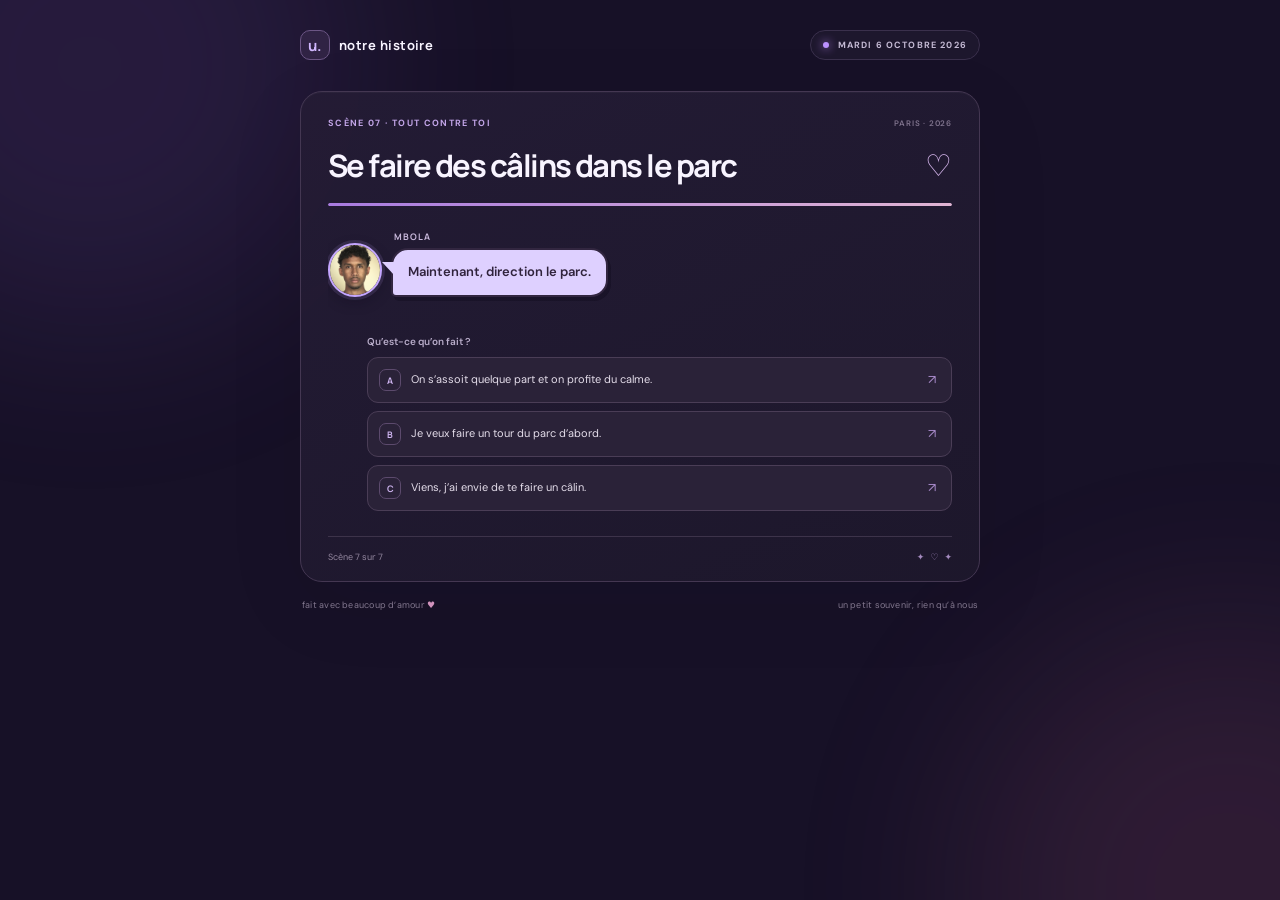
<file: scene7.html>
<!doctype html>
<html lang="fr">
  <head>
    <meta charset="utf-8" />
    <meta name="viewport" content="width=device-width, initial-scale=1" />
    <meta name="robots" content="noindex, nofollow, noarchive" />
    <meta name="theme-color" content="#171127" />
    <title>Notre histoire — scène 7</title>
    <link rel="stylesheet" href="scene.css" />
    <script src="scenes.js" defer></script>
    <script src="scene.js" defer></script>
  </head>
  <body data-scene="7">
    <div class="ambient ambient-one" aria-hidden="true"></div>
    <div class="ambient ambient-two" aria-hidden="true"></div>
    <main class="page-shell">
      <header class="topbar">
        <a class="wordmark" href="scene1.html" aria-label="Recommencer l’histoire"><span class="wordmark-icon">u.</span><span>notre histoire</span></a>
        <div class="date-pill"><span class="date-dot"></span> MARDI 6 OCTOBRE 2026</div>
      </header>
      <section class="story-card" aria-label="Dialogue entre Mbola et Anja">
        <div class="scene-topline">
          <span class="chapter-label" id="sceneChapter"></span>
          <span class="scene-date">PARIS · 2026</span>
        </div>
        <div class="scene-heading">
          <h1 id="sceneTitle"></h1>
          <span class="scene-heart" aria-hidden="true">♡</span>
        </div>
        <div class="progress-track" id="progress" role="progressbar" aria-label="Progression de l’histoire" aria-valuemin="1" aria-valuemax="7" aria-valuenow="7">
          <span class="progress-fill" id="progressFill"></span>
        </div>
        <div class="dialogue" id="dialogue" aria-live="polite" aria-relevant="additions"></div>
        <section class="choice-panel" id="choices" aria-label="Choix de réponse">
          <p class="choice-question" id="choicePrompt"></p>
          <div class="answer-list" id="answerList"></div>
        </section>
        <section class="ending-panel" id="endingPanel" hidden>
          <span class="ending-heart" aria-hidden="true">♡</span>
          <p class="ending-label">FIN DE NOTRE PETITE HISTOIRE</p>
          <h2>Joyeux anniversaire, ma vie.</h2>
          <p>Chaque moment avec toi devient mon souvenir préféré. Je t’aime infiniment. 💜</p>
          <button class="memories-button" id="openMemories" type="button">Voir la carte maintenant <span aria-hidden="true">↗</span></button>
        </section>
        <footer class="scene-footer">
          <span id="progressText">Scène 7 sur 7</span>
          <span class="footer-hearts" aria-hidden="true">✦ &nbsp; ♡ &nbsp; ✦</span>
        </footer>
      </section>
      <a class="scene-next-button" id="sceneNextButton" href="#" aria-label="Continuer vers la scène suivante" hidden><span aria-hidden="true">→</span></a>
      <footer class="page-footer"><span>fait avec beaucoup d’amour <b>♥</b></span><span>un petit souvenir, rien qu’à nous</span></footer>
    </main>
    <dialog class="retry-dialog" id="retryDialog" aria-labelledby="retryTitle" aria-describedby="retryDescription">
      <div class="retry-icon" aria-hidden="true">↻</div>
      <p class="dialog-kicker">ON REPREND ?</p>
      <h2 id="retryTitle">Cette réponse ne fait pas avancer l’histoire.</h2>
      <p id="retryDescription">Recommence depuis le début pour retrouver le bon chemin.</p>
      <button type="button" class="restart-button" id="restartStory">Recommencer l’histoire <span aria-hidden="true">↗</span></button>
    </dialog>
    <dialog class="memories-dialog" id="memoriesDialog" aria-label="Souvenirs et mots doux pour Anja">
      <div class="memories-header">
        <div><p class="dialog-kicker">MARDI 6 OCTOBRE 2026</p><h2>Joyeux anniversaire, ma vie 💜</h2></div>
        <button type="button" id="closeMemories" class="close-button" aria-label="Fermer les souvenirs">×</button>
      </div>
      <p class="memories-note">J’aime ta voix, tes peintures, ton rire et la douceur que tu apportes à mes journées. Merci d’être toi. Je t’aime, ma vie. 💜</p>
      <div class="memories-grid">
        <figure class="memory-tile"><img src="assets/anniversaire/1.jpeg" alt="Anja dans le jardin" loading="lazy" /><figcaption>Ton sourire rend cette journée encore plus belle. 💜</figcaption></figure>
        <figure class="memory-tile"><img src="assets/anniversaire/Attend le uber.jpeg" alt="Anja attend le Uber dans la rue" loading="lazy" /><figcaption>Même en attendant, mon endroit préféré est près de toi.</figcaption></figure>
        <figure class="memory-tile"><img src="assets/anniversaire/Notre spot.jpeg" alt="Mbola et Anja à leur spot" loading="lazy" /><figcaption>Notre petit coin, et mon bonheur d’être avec toi.</figcaption></figure>
        <figure class="memory-tile video-tile"><video controls playsinline preload="metadata" poster="assets/anniversaire/Attend le uber.jpeg"><source src="assets/anniversaire/attend le uber video.mp4" type="video/mp4" />Ton navigateur ne peut pas lire cette vidéo.</video><figcaption>Une soirée simple, un souvenir immense : toi et moi. ✨</figcaption></figure>
        <figure class="memory-tile video-tile"><video controls playsinline preload="metadata" poster="assets/anniversaire/1.jpeg"><source src="assets/anniversaire/Velo.mp4" type="video/mp4" />Ton navigateur ne peut pas lire cette vidéo.</video><figcaption>Main dans la main, je veux encore tant de chemins avec toi. 💜</figcaption></figure>
      </div>
    </dialog>
  </body>
</html>
</file>
<file: styles.css>
:root{--paper:var(--theme-paper);--white:var(--theme-white);--ink:var(--theme-ink);--muted:var(--theme-muted);--line:var(--theme-line);--green:var(--theme-green);--green-dark:var(--theme-green-dark);--forest:var(--theme-forest);--display:"Manrope",sans-serif;--body:"DM Sans",sans-serif;--content:1120px}*{box-sizing:border-box}html{scroll-behavior:smooth;scroll-padding-top:86px}body{margin:0;background:var(--paper);color:var(--ink);font:16px/1.6 var(--body);-webkit-font-smoothing:antialiased}a{color:inherit;text-decoration:none}button,input,select,textarea{font:inherit}.container{width:min(var(--content),calc(100% - 64px));margin-inline:auto}.section-pad{padding:108px 0}.skip-link{position:fixed;z-index:20;top:-80px;left:16px;padding:12px 18px;background:var(--white);border-radius:8px}.skip-link:focus{top:12px}.site-header{position:sticky;top:0;z-index:10;background:var(--theme-bg-rgba-248-248-245-92);backdrop-filter:blur(12px);border-bottom:1px solid var(--theme-stroke-rgba-25-34-31-07)}.header-inner{height:76px;display:flex;align-items:center;justify-content:space-between}.brand{display:inline-flex;align-items:center;gap:8px;font:800 21px var(--display);letter-spacing:-1.2px}.brand-mark{display:grid;place-items:center;width:32px;height:32px;border-radius:10px;background:var(--forest);color:var(--theme-fg-white);font-size:20px;letter-spacing:-2px}.brand-mark span{color:var(--green)}.navigation{display:flex;align-items:center;gap:35px;font-size:13px;font-weight:600}.navigation>a:not(.nav-cta){color:var(--theme-fg-515b56);transition:color .2s}.navigation>a:hover,.text-link:hover{color:var(--green-dark)}.nav-cta{display:flex;gap:13px;align-items:center;background:var(--forest);color:var(--theme-fg-white);padding:12px 17px;border-radius:7px;font-size:12px;transition:transform .2s,background .2s}.nav-cta:hover,.button:hover{transform:translateY(-2px);background:var(--theme-bg-273b30)}.nav-cta span{color:var(--green);font-size:16px}.menu-toggle{display:none}.hero{padding:96px 0 28px;overflow:hidden}.hero-grid{display:grid;grid-template-columns:1fr .96fr;align-items:center;gap:30px;min-height:455px}.hero-copy{padding:10px 0 36px}.eyebrow{display:flex;align-items:center;gap:9px;text-transform:uppercase;letter-spacing:1.3px;font-weight:700;font-size:10px;color:var(--theme-fg-65726a);margin:0 0 21px}.status-dot,.card-dot{width:7px;height:7px;border-radius:50%;background:var(--theme-bg-94d14b);box-shadow:0 0 0 4px var(--theme-shadow-94d14b24)}.hero h1,.section-heading h2,.method h2,.contact h2{font:700 clamp(46px,6vw,76px)/1.08 var(--display);letter-spacing:-4px;margin:0}.hero h1 span{color:var(--theme-fg-6d923f)}.hero-intro{font-size:17px;line-height:1.7;color:var(--muted);max-width:440px;margin:25px 0 28px}.hero-actions{display:flex;align-items:center;gap:25px}.button{display:inline-flex;align-items:center;justify-content:center;gap:19px;padding:14px 19px;border:0;border-radius:6px;font-weight:700;font-size:12px;transition:transform .2s,background .2s;cursor:pointer}.button-primary{color:var(--theme-fg-fff);background:var(--forest)}.button span{color:var(--green);font-size:16px}.text-link{font-size:12px;font-weight:700;transition:color .2s}.text-link span{margin-left:7px}.hero-note{font-size:11px;color:var(--theme-fg-89918c);margin-top:23px}.hero-visual{height:425px;position:relative;display:grid;place-items:center;background:var(--theme-bg-f0f1eb);border-radius:4px;overflow:hidden}.hero-visual:before{content:"";position:absolute;inset:0;background-image:radial-gradient(var(--theme-bg-ced4c8) 1px,transparent 1px);background-size:19px 19px;opacity:.58}.orbit{position:absolute;border:1px solid var(--theme-stroke-dce1d7);border-radius:50%;width:310px;height:310px}.orbit-two{width:225px;height:225px;border-style:dashed;border-color:var(--theme-stroke-d0d8cb)}.visual-core{position:relative;z-index:1;width:126px;height:126px;border:1px solid var(--theme-stroke-d5decd);background:var(--theme-bg-fff);border-radius:50%;display:flex;align-items:center;justify-content:center;flex-direction:column;font:800 16px var(--display);letter-spacing:1px;box-shadow:0 10px 40px var(--theme-shadow-19221f0b)}.visual-core small{font:500 8px var(--body);letter-spacing:0;color:var(--theme-fg-89918c);margin-top:3px}.core-dot{position:absolute;top:24px;width:7px;height:7px;background:var(--green-dark);border-radius:50%}.integration-card{position:absolute;z-index:2;display:flex;align-items:center;gap:10px;min-width:205px;padding:12px 14px;background:var(--theme-bg-fff);border:1px solid var(--theme-stroke-e9ebe4);border-radius:7px;box-shadow:0 8px 30px var(--theme-shadow-222c2010)}.integration-card strong,.integration-card small{display:block}.integration-card strong{font:700 11px var(--display)}.integration-card small{font-size:9px;color:var(--theme-fg-858d87);margin-top:2px}.card-crm{left:5%;top:22%}.card-api{right:3%;top:44%;min-width:190px}.card-books{left:12%;bottom:18%}.app-icon{display:grid;place-items:center;width:29px;height:29px;border-radius:8px;color:var(--theme-fg-white);font:700 18px var(--display)}.icon-crm{background:var(--theme-bg-4ca0e8)}.icon-books{background:var(--theme-bg-35a477)}.api-symbol{display:grid;place-items:center;width:29px;height:29px;border-radius:8px;color:var(--theme-fg-657f46);background:var(--theme-bg-edf5e6);font-size:17px}.card-dot{margin-left:auto;width:6px;height:6px;box-shadow:none}.visual-caption{position:absolute;bottom:18px;right:20px;font-size:10px;color:var(--theme-fg-707b71)}.caption-line{display:inline-block;width:18px;height:1px;background:var(--theme-bg-99b379);vertical-align:middle;margin-right:7px}.spark{position:absolute;color:var(--theme-fg-8ba66d)}.spark-one{top:17%;right:15%;font-size:19px}.spark-two{bottom:16%;right:25%;font-size:12px}.hero-bottom{display:flex;justify-content:space-between;align-items:center;border-top:1px solid var(--line);padding-top:19px;margin-top:45px;color:var(--theme-fg-7b847d);font-size:10px}.hero-tags{display:flex;align-items:center;gap:14px}.hero-tags i{height:3px;width:3px;background:var(--theme-bg-a9b0aa);border-radius:50%}.services{background:var(--white)}.section-heading{display:flex;justify-content:space-between;align-items:flex-end;margin-bottom:48px}.section-heading .eyebrow,.method .eyebrow{margin-bottom:17px}.section-heading h2,.method h2{font-size:clamp(38px,4.5vw,54px);letter-spacing:-2.8px}.heading-side{max-width:370px;color:var(--muted);font-size:13px;line-height:1.8;margin:0 0 5px}.service-grid{display:grid;grid-template-columns:repeat(4,1fr);border-top:1px solid var(--line);border-bottom:1px solid var(--line)}.service-card{padding:27px 20px 31px 0;border-right:1px solid var(--line)}.service-card+ .service-card{padding-left:20px}.service-card:last-child{border-right:0}.service-icon{width:37px;height:37px;display:grid;place-items:center;background:var(--theme-bg-f1f4ec);color:var(--theme-fg-597a39);border-radius:9px;font-size:17px;margin-bottom:23px}.service-card h3{font:700 15px var(--display);letter-spacing:-.3px;margin:0 0 10px}.service-card p{font-size:11px;color:var(--muted);line-height:1.8;margin:0}.projects{background:var(--theme-bg-f1f2ed)}.projects .section-heading{margin-bottom:40px}.project-grid{display:grid;grid-template-columns:repeat(3,1fr);gap:17px}.project-card{background:var(--theme-bg-fff);border:1px solid var(--theme-stroke-e8eae3);padding:24px 23px 25px;min-height:245px;display:flex;flex-direction:column}.project-type{display:flex;align-items:center;justify-content:space-between;margin-bottom:28px}.project-badge{font-size:9px;text-transform:uppercase;letter-spacing:.8px;font-weight:700;color:var(--theme-fg-6a8251);background:var(--theme-bg-f0f4e9);padding:6px 9px;border-radius:4px}.project-index{font:600 11px var(--display);color:var(--theme-fg-a4aaa1)}.project-card h3{font:700 17px var(--display);letter-spacing:-.5px;margin:0 0 9px}.project-card p{font-size:11px;line-height:1.75;color:var(--muted);margin:0}.project-tags{display:flex;gap:7px;flex-wrap:wrap;margin-top:auto;padding-top:21px}.project-tags span{padding:5px 8px;background:var(--theme-bg-f6f7f4);border-radius:3px;color:var(--theme-fg-6c766e);font-size:9px}.demo-note{font-size:10px;color:var(--theme-fg-858c83);margin:18px 0 0}.demo-note span{color:var(--theme-fg-82a65f);margin-right:6px}.method{background:var(--white)}.method-grid{display:grid;grid-template-columns:.83fr 1.17fr;gap:100px}.method-intro>p:not(.eyebrow){max-width:295px;color:var(--muted);font-size:13px;line-height:1.8;margin:20px 0 24px}.steps{list-style:none;margin:0;padding:0;border-top:1px solid var(--line)}.step-item{display:grid;grid-template-columns:47px 1fr;gap:16px;padding:21px 0;border-bottom:1px solid var(--line)}.step-number{font:600 11px var(--display);color:var(--theme-fg-8a9e73);padding-top:2px}.step-item h3{font:700 14px var(--display);margin:0 0 6px}.step-item p{font-size:11px;line-height:1.75;color:var(--muted);margin:0;max-width:430px}.contact{background:var(--forest);color:var(--theme-fg-white)}.contact-grid{display:grid;grid-template-columns:.85fr 1.15fr;gap:100px;align-items:start}.eyebrow-light{color:var(--theme-fg-b3c6a0)}.contact h2{font-size:clamp(44px,5vw,64px);letter-spacing:-3px}.contact-copy>p:not(.eyebrow){max-width:350px;color:var(--theme-fg-b5beb7);font-size:13px;line-height:1.8;margin:21px 0 34px}.contact-aside{display:flex;gap:11px;align-items:flex-start;max-width:330px;color:var(--theme-fg-9ba69d);font-size:10px;line-height:1.7}.aside-icon{color:var(--green);font-size:17px}.contact-form{background:var(--theme-bg-fff);color:var(--ink);padding:29px 31px 23px;border-radius:5px}.form-row{margin-bottom:15px}.form-row label{display:block;font-size:10px;font-weight:700;margin-bottom:6px}.form-row input,.form-row select,.form-row textarea{width:100%;border:1px solid var(--theme-stroke-e4e7e1);border-radius:4px;background:var(--theme-bg-fff);padding:11px 12px;color:var(--ink);font-size:11px;outline:none;transition:border .2s}.form-row input:focus,.form-row select:focus,.form-row textarea:focus{border-color:var(--theme-stroke-81a95e)}.form-row input::placeholder,.form-row textarea::placeholder{color:var(--theme-fg-a8aea8)}.form-row textarea{resize:vertical;min-height:95px}.form-row select:invalid{color:var(--theme-fg-a8aea8)}.button-light{background:var(--forest);color:var(--theme-fg-white);width:100%;justify-content:space-between;margin-top:3px}.form-feedback{margin:12px 0 0;color:var(--theme-fg-818a81);font-size:9px;line-height:1.5}.site-footer{background:var(--theme-bg-101a14);color:var(--theme-fg-a3aca4)}.footer-inner{min-height:80px;display:flex;align-items:center;gap:22px}.footer-brand{color:var(--theme-fg-fff);font-size:16px}.footer-brand .brand-mark{width:27px;height:27px;font-size:17px}.footer-inner>p{font-size:10px;margin:0}.back-top{font-size:10px;margin-left:auto}.copyright{font-size:10px;color:var(--theme-fg-727e74)}.site-footer a:hover{color:var(--green)}
@media(max-width:850px){.container{width:min(var(--content),calc(100% - 44px))}.section-pad{padding:82px 0}.hero{padding-top:68px}.hero-grid{grid-template-columns:1fr 1fr;gap:10px}.hero h1{font-size:58px}.hero-visual{height:365px}.integration-card{min-width:180px;padding:10px}.card-crm{left:1%}.card-books{left:5%}.card-api{right:1%;min-width:170px}.method-grid,.contact-grid{gap:50px}.service-card{padding-right:13px}.service-card+.service-card{padding-left:13px}}
@media(max-width:650px){html{scroll-padding-top:68px}.container{width:calc(100% - 40px)}.header-inner{height:64px}.menu-toggle{display:flex;flex-direction:column;gap:5px;border:0;background:transparent;padding:10px;cursor:pointer}.menu-toggle span{width:21px;height:2px;background:var(--ink);transition:transform .2s}.menu-toggle[aria-expanded=true] span:first-child{transform:translateY(3.5px) rotate(45deg)}.menu-toggle[aria-expanded=true] span:last-child{transform:translateY(-3.5px) rotate(-45deg)}.navigation{position:absolute;top:64px;left:0;right:0;display:none;align-items:stretch;gap:0;padding:8px 20px 20px;background:var(--paper);border-bottom:1px solid var(--line)}.navigation.is-open{display:flex;flex-direction:column}.navigation>a:not(.nav-cta){padding:12px 4px;border-bottom:1px solid var(--line)}.nav-cta{margin-top:13px;justify-content:center}.section-pad{padding:70px 0}.hero{padding-top:47px}.hero-grid{display:flex;flex-direction:column;align-items:stretch;gap:28px}.hero-copy{padding:0}.eyebrow{font-size:9px;letter-spacing:1px;margin-bottom:16px}.hero h1{font-size:clamp(48px,13vw,66px);letter-spacing:-3px}.hero-intro{font-size:15px;max-width:450px;margin:18px 0 22px}.hero-actions{gap:18px;flex-wrap:wrap}.button{padding:13px 15px}.text-link{font-size:11px}.hero-note{margin-top:16px}.hero-visual{height:315px}.orbit{width:260px;height:260px}.orbit-two{width:195px;height:195px}.visual-core{width:105px;height:105px;font-size:14px}.core-dot{top:18px}.integration-card{min-width:172px}.card-crm{top:15%;left:1%}.card-api{top:41%;right:0;min-width:163px}.card-books{bottom:14%;left:4%}.hero-bottom{margin-top:25px;align-items:flex-start;gap:13px;flex-direction:column}.hero-tags{gap:10px}.section-heading{align-items:flex-start;flex-direction:column;gap:19px;margin-bottom:32px}.section-heading h2,.method h2{font-size:43px;letter-spacing:-2.2px}.heading-side{font-size:12px}.service-grid{grid-template-columns:1fr 1fr}.service-card,.service-card+.service-card{padding:19px 12px 21px 0}.service-card:nth-child(2n){border-right:0;padding-left:14px}.service-card:nth-child(n+3){border-top:1px solid var(--line)}.service-icon{margin-bottom:16px}.service-card h3{font-size:13px}.service-card p{font-size:10px}.project-grid{grid-template-columns:1fr;gap:11px}.project-card{min-height:215px;padding:20px}.project-type{margin-bottom:20px}.project-card h3{font-size:16px}.method-grid,.contact-grid{grid-template-columns:1fr;gap:35px}.method-intro>p:not(.eyebrow){margin:15px 0 20px}.step-item{padding:17px 0}.contact h2{font-size:53px}.contact-copy>p:not(.eyebrow){margin:16px 0 22px}.contact-aside{max-width:none}.contact-form{padding:22px 19px 18px}.footer-inner{padding:17px 0;min-height:unset;display:grid;grid-template-columns:1fr auto;gap:7px 12px}.footer-inner>p{grid-column:1/-1;grid-row:2}.back-top{grid-column:2;grid-row:1}.copyright{grid-column:2;grid-row:3;text-align:right}}
@media(prefers-reduced-motion:reduce){*,*::before,*::after{scroll-behavior:auto!important;transition:none!important}}
.contact-card-section{padding-top:24px;padding-bottom:82px;background:var(--theme-bg-fff)}.contact-card{position:relative;display:grid;grid-template-columns:250px 1fr;align-items:center;gap:48px;max-width:850px;margin:0 auto;padding:30px;background:var(--theme-bg-f3f4ef);border:1px solid var(--theme-stroke-e8eae3)}.portrait-wrap{height:270px;overflow:hidden;background:var(--theme-bg-e6e5d4)}.portrait-wrap img{width:100%;height:100%;display:block;object-fit:cover;object-position:center 32%}.contact-card-copy{padding:18px 45px 18px 0}.contact-card-copy .eyebrow{margin-bottom:15px}.contact-card-copy h2{font:700 clamp(32px,4vw,43px)/1.16 var(--display);letter-spacing:-2px;margin:0}.contact-card-copy h2 span{color:var(--theme-fg-6d923f)}.contact-card-copy>p:not(.eyebrow){max-width:435px;color:var(--muted);font-size:12px;line-height:1.8;margin:16px 0 21px}.contact-card-label{position:absolute;right:30px;bottom:19px;display:flex;align-items:center;gap:8px;color:var(--theme-fg-71806d);font-size:9px}.contact-card-label .status-dot{width:6px;height:6px;box-shadow:none}
.contact-card-email{display:block;width:max-content;color:var(--theme-fg-55783a);font-size:12px;font-weight:700;margin:-11px 0 19px}.contact-card-email:hover{text-decoration:underline}
.service-card[href]{display:flex;flex-direction:column;color:inherit;text-decoration:none;transition:background .2s,color .2s}.service-card[href]:hover h3,.service-card[href]:focus-visible h3{color:var(--theme-fg-55783a)}.service-card[href]:focus-visible{outline:2px solid var(--theme-stroke-779e4e);outline-offset:3px}.service-card[href] p{margin-bottom:16px}.service-detail{display:flex;align-items:center;justify-content:space-between;margin-top:auto;padding-top:12px;color:var(--theme-fg-55783a);font-size:9px;font-weight:700}.service-detail span{font-size:14px}
.navigation a[aria-current="page"]:not(.nav-cta){position:relative;color:var(--theme-fg-55783a);font-weight:700}.navigation a[aria-current="page"]:not(.nav-cta)::after{content:"";position:absolute;left:0;right:0;bottom:-7px;height:2px;border-radius:2px;background:var(--theme-bg-8bab68)}.detail-navigation .nav-back{color:var(--theme-fg-718078)}.detail-navigation .nav-back:hover{color:var(--theme-fg-55783a)}
@media(max-width:650px){.detail-navigation>a:not(.nav-cta):not(.nav-home):not(.nav-back):not([aria-current="page"]){display:none}.detail-navigation a[aria-current="page"]:not(.nav-cta)::after{bottom:-5px}.thanks-navigation .nav-back{display:none}}
.botcheck{display:none!important}.contact-form button:disabled{opacity:.65;cursor:wait;transform:none}.form-feedback{min-height:1.5em}
@media(max-width:650px){.contact-card-section{padding-top:10px;padding-bottom:58px}.contact-card{grid-template-columns:1fr;gap:19px;padding:16px 16px 55px}.portrait-wrap{height:270px;max-width:100%}.portrait-wrap img{object-position:center 29%}.contact-card-copy{padding:0 0 5px}.contact-card-copy h2{font-size:35px}.contact-card-label{right:17px;bottom:17px}}
</file>
<file: theme.css>
/* Palette jour/nuit : modifiez ces valeurs pour ajuster les thèmes du site. */
:root {
  --theme-paper-day: #f8f8f5; --theme-paper-night: #111713;
  --theme-white-day: #ffffff; --theme-white-night: #1b241e;
  --theme-ink-day: #19221f; --theme-ink-night: #eef3ee;
  --theme-muted-day: #68716d; --theme-muted-night: #b0bbb3;
  --theme-line-day: #e5e7e1; --theme-line-night: #303a32;
  --theme-green-day: #baf266; --theme-green-night: #baf266;
  --theme-green-dark-day: #547a2b; --theme-green-dark-night: #baf266;
  --theme-forest-day: #17231d; --theme-forest-night: #17231d;
  --theme-paper: var(--theme-paper-day);
  --theme-white: var(--theme-white-day);
  --theme-ink: var(--theme-ink-day);
  --theme-muted: var(--theme-muted-day);
  --theme-line: var(--theme-line-day);
  --theme-green: var(--theme-green-day);
  --theme-green-dark: var(--theme-green-dark-day);
  --theme-forest: var(--theme-forest-day);
  --theme-bg-101a14: #101a14;
  --theme-bg-273b30: #273b30;
  --theme-bg-293d2e: #293d2e;
  --theme-bg-35a477: #35a477;
  --theme-bg-4ca0e8: #4ca0e8;
  --theme-bg-8bab68: #8bab68;
  --theme-bg-94d14b: #94d14b;
  --theme-bg-99b379: #99b379;
  --theme-bg-9fbd7b: #9fbd7b;
  --theme-bg-a9b0aa: #a9b0aa;
  --theme-bg-baf266: #baf266;
  --theme-bg-c8fa83: #c8fa83;
  --theme-bg-cbd3c4: #cbd3c4;
  --theme-bg-ced4c8: #ced4c8;
  --theme-bg-d1d8ca: #d1d8ca;
  --theme-bg-e0e7d8: #e0e7d8;
  --theme-bg-e6e5d4: #e6e5d4;
  --theme-bg-eaf1e3: #eaf1e3;
  --theme-bg-edf5e6: #edf5e6;
  --theme-bg-edf5f1: #edf5f1;
  --theme-bg-eef2fa: #eef2fa;
  --theme-bg-eff4e9: #eff4e9;
  --theme-bg-eff5e8: #eff5e8;
  --theme-bg-f0f1eb: #f0f1eb;
  --theme-bg-f0f2eb: #f0f2eb;
  --theme-bg-f0f4e9: #f0f4e9;
  --theme-bg-f1f2ed: #f1f2ed;
  --theme-bg-f1f4ec: #f1f4ec;
  --theme-bg-f3f4ef: #f3f4ef;
  --theme-bg-f3f5ef: #f3f5ef;
  --theme-bg-f3f6ee: #f3f6ee;
  --theme-bg-f6f0e7: #f6f0e7;
  --theme-bg-f6f7f4: #f6f7f4;
  --theme-bg-f8f8f5: #f8f8f5;
  --theme-bg-f8f9f6: #f8f9f6;
  --theme-bg-f9faf7: #f9faf7;
  --theme-bg-fbfcf9: #fbfcf9;
  --theme-bg-fff: #fff;
  --theme-bg-rgba-248-248-245-92: rgba(248,248,245,.92);
  --theme-bg-white: white;
  --theme-fg-344a27: #344a27;
  --theme-fg-354338: #354338;
  --theme-fg-35a477: #35a477;
  --theme-fg-475449: #475449;
  --theme-fg-515b56: #515b56;
  --theme-fg-526647: #526647;
  --theme-fg-54783a: #54783a;
  --theme-fg-55783a: #55783a;
  --theme-fg-567d34: #567d34;
  --theme-fg-587c3b: #587c3b;
  --theme-fg-597a39: #597a39;
  --theme-fg-638545: #638545;
  --theme-fg-65726a: #65726a;
  --theme-fg-657f46: #657f46;
  --theme-fg-668646: #668646;
  --theme-fg-687eab: #687eab;
  --theme-fg-6a8251: #6a8251;
  --theme-fg-6c766e: #6c766e;
  --theme-fg-6d923f: #6d923f;
  --theme-fg-6f914e: #6f914e;
  --theme-fg-707b71: #707b71;
  --theme-fg-71806d: #71806d;
  --theme-fg-718078: #718078;
  --theme-fg-727e74: #727e74;
  --theme-fg-768071: #768071;
  --theme-fg-788178: #788178;
  --theme-fg-78817b: #78817b;
  --theme-fg-79935d: #79935d;
  --theme-fg-7b847d: #7b847d;
  --theme-fg-7c867b: #7c867b;
  --theme-fg-818a81: #818a81;
  --theme-fg-82a65f: #82a65f;
  --theme-fg-838c80: #838c80;
  --theme-fg-858c83: #858c83;
  --theme-fg-858d87: #858d87;
  --theme-fg-869083: #869083;
  --theme-fg-899187: #899187;
  --theme-fg-89918c: #89918c;
  --theme-fg-899482: #899482;
  --theme-fg-8a9e73: #8a9e73;
  --theme-fg-8ba66d: #8ba66d;
  --theme-fg-98a092: #98a092;
  --theme-fg-9a7746: #9a7746;
  --theme-fg-9ba69d: #9ba69d;
  --theme-fg-a3aca4: #a3aca4;
  --theme-fg-a4aaa1: #a4aaa1;
  --theme-fg-a8aea8: #a8aea8;
  --theme-fg-b3c6a0: #b3c6a0;
  --theme-fg-b5beb7: #b5beb7;
  --theme-fg-bac3bb: #bac3bb;
  --theme-fg-fff: #fff;
  --theme-fg-white: white;
  --theme-shadow-19221f08: #19221f08;
  --theme-shadow-19221f0b: #19221f0b;
  --theme-shadow-19221f0c: #19221f0c;
  --theme-shadow-19221f0d: #19221f0d;
  --theme-shadow-19221f12: #19221f12;
  --theme-shadow-222c2010: #222c2010;
  --theme-shadow-94d14b24: #94d14b24;
  --theme-shadow-dde3d7: #dde3d7;
  --theme-shadow-e0e5db: #e0e5db;
  --theme-shadow-f0f1eb: #f0f1eb;
  --theme-stroke-779e4e: #779e4e;
  --theme-stroke-81a95e: #81a95e;
  --theme-stroke-8bad68: #8bad68;
  --theme-stroke-b7ca9e: #b7ca9e;
  --theme-stroke-d0d8cb: #d0d8cb;
  --theme-stroke-d1dacb: #d1dacb;
  --theme-stroke-d5decd: #d5decd;
  --theme-stroke-dae1d4: #dae1d4;
  --theme-stroke-dce1d7: #dce1d7;
  --theme-stroke-dfe3da: #dfe3da;
  --theme-stroke-e2e6dd: #e2e6dd;
  --theme-stroke-e4e7e1: #e4e7e1;
  --theme-stroke-e6e8e1: #e6e8e1;
  --theme-stroke-e7e9e2: #e7e9e2;
  --theme-stroke-e8eae3: #e8eae3;
  --theme-stroke-e8eddf: #e8eddf;
  --theme-stroke-e9ebe4: #e9ebe4;
  --theme-stroke-edf0e9: #edf0e9;
  --theme-stroke-rgba-25-34-31-07: rgba(25,34,31,.07);
  color-scheme: light;
}
html[data-theme="dark"] {
  --theme-paper: var(--theme-paper-night);
  --theme-white: var(--theme-white-night);
  --theme-ink: var(--theme-ink-night);
  --theme-muted: var(--theme-muted-night);
  --theme-line: var(--theme-line-night);
  --theme-green: var(--theme-green-night);
  --theme-green-dark: var(--theme-green-dark-night);
  --theme-forest: var(--theme-forest-night);
  --theme-bg-101a14: #101a14;
  --theme-bg-273b30: #273b30;
  --theme-bg-293d2e: #293d2e;
  --theme-bg-35a477: #35a477;
  --theme-bg-4ca0e8: #4ca0e8;
  --theme-bg-8bab68: #8bab68;
  --theme-bg-94d14b: #94d14b;
  --theme-bg-99b379: #99b379;
  --theme-bg-9fbd7b: #9fbd7b;
  --theme-bg-a9b0aa: #a9b0aa;
  --theme-bg-baf266: #baf266;
  --theme-bg-c8fa83: #354a17;
  --theme-bg-cbd3c4: #292c25;
  --theme-bg-ced4c8: #292c26;
  --theme-bg-d1d8ca: #292c25;
  --theme-bg-e0e7d8: #292e23;
  --theme-bg-e6e5d4: #383729;
  --theme-bg-eaf1e3: #303a27;
  --theme-bg-edf5e6: #303c24;
  --theme-bg-edf5f1: #283830;
  --theme-bg-eef2fa: #212b40;
  --theme-bg-eff4e9: #313a27;
  --theme-bg-eff5e8: #313c25;
  --theme-bg-f0f1eb: #2c2d25;
  --theme-bg-f0f2eb: #2b2e24;
  --theme-bg-f0f4e9: #333a27;
  --theme-bg-f1f2ed: #2b2d25;
  --theme-bg-f1f4ec: #323829;
  --theme-bg-f3f4ef: #2b2d24;
  --theme-bg-f3f5ef: #2b2e23;
  --theme-bg-f3f6ee: #333928;
  --theme-bg-f6f0e7: #3d3324;
  --theme-bg-f6f7f4: #2a2d25;
  --theme-bg-f8f8f5: #2d2d25;
  --theme-bg-f8f9f6: #2a2e24;
  --theme-bg-f9faf7: #2b2e23;
  --theme-bg-fbfcf9: #343a27;
  --theme-bg-fff: #292929;
  --theme-bg-rgba-248-248-245-92: #2d2d25eb;
  --theme-bg-white: #292929;
  --theme-fg-344a27: #c6d5be;
  --theme-fg-354338: #c5cec7;
  --theme-fg-35a477: #b6ddcd;
  --theme-fg-475449: #c6cdc7;
  --theme-fg-515b56: #c7ccc9;
  --theme-fg-526647: #c7d0c3;
  --theme-fg-54783a: #c7d7bc;
  --theme-fg-55783a: #c8d7bc;
  --theme-fg-567d34: #c8d9ba;
  --theme-fg-587c3b: #c8d7bc;
  --theme-fg-597a39: #c9d7bb;
  --theme-fg-638545: #c9d6bd;
  --theme-fg-65726a: #c7ccc9;
  --theme-fg-657f46: #cad5be;
  --theme-fg-668646: #c9d6bd;
  --theme-fg-687eab: #afb8ca;
  --theme-fg-6a8251: #cad2c0;
  --theme-fg-6c766e: #c8cbc8;
  --theme-fg-6d923f: #cbd9ba;
  --theme-fg-6f914e: #c9d5be;
  --theme-fg-707b71: #c8cbc8;
  --theme-fg-71806d: #c8cdc6;
  --theme-fg-718078: #c7ccc9;
  --theme-fg-727e74: #c8cbc8;
  --theme-fg-768071: #c9ccc7;
  --theme-fg-788178: #adb2ad;
  --theme-fg-78817b: #adb2af;
  --theme-fg-79935d: #cad2c1;
  --theme-fg-7b847d: #b1b4b1;
  --theme-fg-7c867b: #b2b6b1;
  --theme-fg-818a81: #b7bab7;
  --theme-fg-82a65f: #b5c5a6;
  --theme-fg-838c80: #b8bbb7;
  --theme-fg-858c83: #b9bcb9;
  --theme-fg-858d87: #babebb;
  --theme-fg-869083: #bbbfba;
  --theme-fg-899187: #bec1bd;
  --theme-fg-89918c: #bec2c0;
  --theme-fg-899482: #bdc2ba;
  --theme-fg-8a9e73: #bcc4b3;
  --theme-fg-8ba66d: #bdc8b1;
  --theme-fg-98a092: #cccfc9;
  --theme-fg-9a7746: #d8ccbb;
  --theme-fg-9ba69d: #cfd3d0;
  --theme-fg-a3aca4: #cfd3d0;
  --theme-fg-a4aaa1: #d1d3cf;
  --theme-fg-a8aea8: #d0d2d0;
  --theme-fg-b3c6a0: #d1d9c9;
  --theme-fg-b5beb7: #cfd3d0;
  --theme-fg-bac3bb: #cfd3cf;
  --theme-fg-fff: #ffffff;
  --theme-fg-white: #ffffff;
  --theme-shadow-19221f08: #00000040;
  --theme-shadow-19221f0b: #00000040;
  --theme-shadow-19221f0c: #00000040;
  --theme-shadow-19221f0d: #00000040;
  --theme-shadow-19221f12: #00000040;
  --theme-shadow-222c2010: #00000040;
  --theme-shadow-94d14b24: #94d14b37;
  --theme-shadow-dde3d7: #dde3d7;
  --theme-shadow-e0e5db: #e0e5db;
  --theme-shadow-f0f1eb: #f0f1eb;
  --theme-stroke-779e4e: #6c8f47;
  --theme-stroke-81a95e: #698c4b;
  --theme-stroke-8bad68: #6c8b4b;
  --theme-stroke-b7ca9e: #6f8b4c;
  --theme-stroke-d0d8cb: #4b5346;
  --theme-stroke-d1dacb: #4b5445;
  --theme-stroke-d5decd: #4c5643;
  --theme-stroke-dae1d4: #4c5544;
  --theme-stroke-dce1d7: #4d5346;
  --theme-stroke-dfe3da: #4d5346;
  --theme-stroke-e2e6dd: #4d5445;
  --theme-stroke-e4e7e1: #4d5247;
  --theme-stroke-e6e8e1: #4f5346;
  --theme-stroke-e7e9e2: #4f5346;
  --theme-stroke-e8eae3: #4f5346;
  --theme-stroke-e8eddf: #5b6648;
  --theme-stroke-e9ebe4: #505445;
  --theme-stroke-edf0e9: #4e5544;
  --theme-stroke-rgba-25-34-31-07: #19221f12;
  color-scheme: dark;
}
.theme-switch{display:inline-flex;align-items:center;justify-content:center;gap:8px;flex:none;padding:9px 12px;border:1px solid var(--theme-stroke-e5e7e1);border-radius:6px;background:var(--theme-bg-fff);color:var(--ink);font:600 10px var(--body);cursor:pointer;transition:background .2s,color .2s,border-color .2s}
.theme-switch:hover{border-color:var(--theme-stroke-8a9e73);background:var(--theme-bg-f1f4ec)}
.theme-switch:focus-visible{outline:2px solid var(--theme-fg-55783a);outline-offset:3px}
.theme-switch-icon{font-size:15px;line-height:1}
@media(max-width:650px){.theme-switch{padding:8px 9px;gap:5px;font-size:9px}.theme-switch-label{display:none}.detail-navigation .nav-back{display:none}}
html[data-theme="dark"] body{background:var(--paper);color:var(--ink)}
html[data-theme="dark"]{--theme-header-overlay:rgba(17,23,19,.94)}
html[data-theme="dark"] .site-header{background:var(--theme-header-overlay);border-color:var(--line)}
html[data-theme="dark"] .hero-visual,html[data-theme="dark"] .sync-visual,html[data-theme="dark"] .custom-visual,html[data-theme="dark"] .takeover-visual{background:var(--theme-bg-f0f1eb)}
html[data-theme="dark"] .integration-cta .button-light:hover{background:var(--theme-green-day)}
</file>
<file: scene.css>
@import url('https://fonts.googleapis.com/css2?family=DM+Sans:wght@400;500;600;700&family=Manrope:wght@400;500;600;700;800&display=swap');

:root {
  color-scheme: dark;
  --ink: #f8f4ff;
  --muted: #aaa2bb;
  --purple: #c4a6ff;
  --panel: #211a31;
}

* { box-sizing: border-box; }

body {
  min-height: 100vh;
  margin: 0;
  overflow-x: hidden;
  background: #171127;
  color: var(--ink);
  font-family: "DM Sans", system-ui, sans-serif;
}

.ambient {
  position: fixed;
  z-index: -1;
  width: 42vw;
  height: 42vw;
  border-radius: 50%;
  filter: blur(95px);
  opacity: .13;
  pointer-events: none;
}

.ambient-one { top: -16vw; left: -14vw; background: #8f62d2; }
.ambient-two { right: -17vw; bottom: -20vw; background: #ca648e; }
.page-shell { width: min(680px, calc(100% - 32px)); margin: 0 auto; padding: 25px 0 22px; }
.topbar { display: flex; align-items: center; justify-content: space-between; height: 40px; margin-bottom: 26px; }
.wordmark { display: inline-flex; align-items: center; gap: 9px; color: #f8f4ff; font: 700 13px Manrope, sans-serif; letter-spacing: .035em; text-decoration: none; }
.wordmark-icon { display: grid; place-items: center; width: 30px; height: 30px; border: 1px solid #6c5685; border-radius: 10px; background: #302344; color: #d1b8ff; font-size: 15px; }
.date-pill { display: flex; align-items: center; gap: 9px; padding: 8px 12px; border: 1px solid #3a304c; border-radius: 30px; background: #211a31b3; color: #c4bad4; font-size: 9px; font-weight: 700; letter-spacing: .13em; }
.date-dot { width: 6px; height: 6px; border-radius: 50%; background: #bb91ff; box-shadow: 0 0 10px #bb91ff; }

.story-card { overflow: hidden; padding: 25px 27px 18px; border: 1px solid #443752; border-radius: 22px; background: linear-gradient(155deg, #241c35f7, #1e182cf5); box-shadow: 0 22px 80px #0b071514, inset 0 1px #ffffff08; }
.scene-topline { display: flex; justify-content: space-between; align-items: center; gap: 12px; }
.chapter-label { color: #c2a5e8; font-size: 9px; font-weight: 700; letter-spacing: .15em; }
.scene-date { color: #80748e; font-size: 8px; font-weight: 600; letter-spacing: .1em; }
.scene-heading { display: flex; justify-content: space-between; align-items: center; gap: 14px; padding: 15px 0 17px; }
.scene-heading h1 { margin: 0; font: 700 clamp(24px, 5vw, 31px) Manrope, sans-serif; letter-spacing: -.05em; }
.scene-heart { color: #d7b7ee; font: 30px Georgia, serif; }
.progress-track { overflow: hidden; height: 3px; margin-bottom: 24px; border-radius: 6px; background: #493c57; }
.progress-fill { display: block; width: 14%; height: 100%; border-radius: inherit; background: linear-gradient(90deg, #a87be0, #e0b4d3); transition: width .3s ease; }

.dialogue { display: flex; flex-direction: column; gap: 14px; min-height: 85px; max-height: 300px; overflow-y: auto; padding: 0 4px 5px 0; scrollbar-color: #554765 transparent; scrollbar-width: thin; }
.message-row { display: flex; align-items: flex-end; gap: 9px; animation: message-in .2s ease-out; }
.message-row.anja { flex-direction: row-reverse; }
.avatar { display: grid; flex: 0 0 54px; place-items: center; width: 54px; height: 54px; overflow: hidden; border: 2px solid #c4a6ff; border-radius: 50%; background: #352944; box-shadow: 0 0 0 3px #c4a6ff20, 0 5px 14px #0b071545; }
.avatar-anja { border-color: #edacd0; box-shadow: 0 0 0 3px #edacd020, 0 5px 14px #0b071545; }
.portrait { display: block; width: 100%; height: 100%; object-fit: cover; }
.message-row > div { max-width: calc(100% - 63px); }
.speaker { display: block; margin: 0 0 5px 3px; color: #c8b8db; font: 700 9px Manrope, sans-serif; letter-spacing: .1em; text-transform: uppercase; }
.anja .speaker { margin-right: 3px; text-align: right; }
.bubble { position: relative; margin: 0; padding: 12px 15px; border: 2px solid #322640; border-radius: 17px 17px 17px 5px; background: #ded0ff; box-shadow: 3px 4px 0 #09061248; color: #30233c; font-size: 13px; font-weight: 600; line-height: 1.6; }
.mbola .bubble::before, .anja .bubble::before { position: absolute; top: 12px; width: 13px; height: 14px; background: inherit; content: ""; }
.mbola .bubble::before { left: -11px; clip-path: polygon(100% 0, 100% 100%, 0 0); }
.anja .bubble { border-radius: 17px 17px 5px 17px; background: #ffe0ed; color: #422839; }
.anja .bubble::before { right: -11px; clip-path: polygon(0 0, 0 100%, 100% 0); }

.meeting-wait { display: flex; flex-direction: column; align-items: center; gap: 6px; margin: 17px 0 4px; }
.meeting-wait[hidden] { display: none; }
.arrival-track { position: relative; width: min(220px, 80%); height: 30px; }
.arrival-line { position: absolute; top: 14px; right: 17px; left: 17px; height: 2px; border-radius: 2px; background: linear-gradient(90deg, #78618f, #d7b7ee); }
.arrival-heart { position: absolute; top: 1px; left: 0; color: #edacd0; font-size: 18px; filter: drop-shadow(0 0 6px #edacd099); animation: heart-arrives 4s cubic-bezier(.38,.02,.22,1) both; }
.arrival-pin { position: absolute; top: 1px; right: 0; color: #d4b4ff; font-size: 19px; line-height: 1; }
.meeting-wait p { margin: 0; color: #bcaed0; font-size: 10px; }
@keyframes heart-arrives { 0% { left: 0; transform: scale(.82); } 25% { left: 23%; transform: scale(1); } 68% { left: calc(68% - 10px); transform: scale(.95); } 100% { left: calc(100% - 34px); transform: scale(1.08); } }

.choice-panel { margin: 20px 0 0 39px; }
.choice-question { margin: 0 0 9px; color: #b9adca; font-size: 10px; font-weight: 600; }
.answer-list { display: flex; flex-direction: column; gap: 8px; }
.answer-button { display: grid; grid-template-columns: 22px 1fr 16px; gap: 10px; align-items: center; width: 100%; padding: 11px; border: 1px solid #4a3d56; border-radius: 11px; background: #2a2238; color: #e4ddea; text-align: left; font: 11px/1.55 "DM Sans", sans-serif; cursor: pointer; transition: border-color .18s, background .18s, transform .18s; }
.answer-button:hover, .answer-button:focus-visible { transform: translateX(2px); border-color: #a384c7; outline: none; background: #352944; }
.answer-letter { display: grid; place-items: center; width: 22px; height: 22px; border: 1px solid #5c4a6d; border-radius: 7px; color: #cdb4ef; font: 700 9px Manrope, sans-serif; }
.answer-arrow { color: #a88aca; font-size: 13px; text-align: center; }
.continue-button, .memories-button, .restart-button { display: inline-flex; align-items: center; justify-content: center; gap: 12px; min-height: 40px; padding: 10px 16px; border: 0; border-radius: 10px; background: #c5a6ff; color: #211632; font: 700 11px Manrope, sans-serif; text-decoration: none; cursor: pointer; transition: transform .18s, background .18s; }
.continue-button:hover, .memories-button:hover, .restart-button:hover { transform: translateY(-2px); background: #d5bdff; }
.continue-button:focus-visible, .memories-button:focus-visible, .restart-button:focus-visible { outline: 3px solid #eadcff; outline-offset: 3px; }
.scene-next-button[hidden] { display: none; }
.scene-next-button { position: fixed; z-index: 20; top: 50%; right: clamp(18px, 4vw, 56px); display: grid; place-items: center; width: 112px; height: 112px; border: 1px solid #eadcff; border-radius: 50%; background: linear-gradient(145deg, #d3baff, #b78be9); box-shadow: 0 16px 38px #09051065, inset 0 1px #ffffff80; color: #211632; font: 400 58px/1 Manrope, sans-serif; text-decoration: none; transform: translateY(-50%); transition: transform .18s, box-shadow .18s, background .18s; }
.scene-next-button:hover, .scene-next-button:focus-visible { outline: 3px solid #eadcff; outline-offset: 4px; background: linear-gradient(145deg, #e0ceff, #caa5f1); box-shadow: 0 20px 44px #09051075, inset 0 1px #ffffff90; transform: translateY(calc(-50% - 4px)) scale(1.04); }
.scene-next-button:active { transform: translateY(-50%) scale(.97); }
.scene-next-button span { transform: translateX(2px); }

.map-game { margin-top: 18px; padding: 17px; border: 1px solid #493a57; border-radius: 16px; background: linear-gradient(150deg, #2a2238, #241d31); }
.map-game[hidden] { display: none; }
.map-heading { display: flex; justify-content: space-between; align-items: center; gap: 12px; }
.map-kicker { margin: 0 0 4px; color: #c2a5e8; font-size: 8px; font-weight: 700; letter-spacing: .16em; }
.map-heading h2 { margin: 0; color: #f5eef9; font: 700 17px Manrope, sans-serif; letter-spacing: -.035em; }
.map-number { display: grid; place-items: center; flex: 0 0 32px; width: 32px; height: 32px; border: 1px solid #5d4b6c; border-radius: 10px; color: #cdb5e9; font: 700 10px Manrope, sans-serif; }
.map-instruction { margin: 9px 0 12px; color: #b9afc5; font-size: 10px; line-height: 1.55; }
.map-frame { overflow: hidden; border: 1px solid #d0c6b7; border-radius: 12px; background: #f4efe7; box-shadow: 0 6px 18px #0a06131f; }
.city-map { display: block; width: 100%; height: auto; cursor: crosshair; touch-action: manipulation; }
.map-road { fill: none; stroke: #d9d0c1; stroke-linecap: round; stroke-width: 30; }
.map-road-center { fill: none; stroke: #fffaf2; stroke-linecap: round; stroke-width: 2; }
.map-blocks rect { fill: #e7e0d4; stroke: #ded5c7; stroke-width: 1; }
.landmark-disc { fill: #fdfbf6; stroke: #d9cebe; stroke-width: 2; }
.metro-stairs { fill: none; stroke: #6d557f; stroke-linecap: round; stroke-width: 3; }
.metro-arrow { fill: none; stroke: #9b7eb1; stroke-linecap: round; stroke-linejoin: round; stroke-width: 2.5; }
.building { fill: #fdfbf6; stroke: #b6a993; stroke-width: 2; }
.building-roof { fill: #b69cbd; stroke: #9c82a5; stroke-linejoin: round; stroke-width: 2; }
.church-tower { fill: #eee7ee; stroke: #9c82a5; stroke-width: 2; }
.church-cross { fill: none; stroke: #8e7198; stroke-linecap: round; stroke-width: 2; }
.building-door { fill: #c9b2c8; stroke: #9c82a5; stroke-width: 1.5; }
.building-window { fill: #bed0da; stroke: #94a8b4; stroke-width: 1; }
.map-label { fill: #51465a; font: 700 9px "DM Sans", sans-serif; letter-spacing: 1.2px; text-anchor: middle; }
.street-label { fill: #9b907d; font: 600 8px "DM Sans", sans-serif; letter-spacing: 1px; text-anchor: middle; }
.map-target { cursor: pointer; outline: none; }
.target-glow { fill: transparent; transition: fill .18s ease; }
.target-ring { fill: transparent; stroke: transparent; stroke-width: 2; stroke-dasharray: 3 4; transition: fill .18s ease, stroke .18s ease; }
.target-dot { fill: transparent; transition: fill .18s ease; }
.target-hint { fill: transparent; font: 700 15px Georgia, serif; text-anchor: middle; pointer-events: none; }
.map-target:hover .target-glow, .map-target:focus .target-glow { fill: #bd9adb55; }
.map-target:hover .target-ring, .map-target:focus .target-ring { fill: #fbf7ff; stroke: #9778ad; }
.map-target:hover .target-dot, .map-target:focus .target-dot { fill: #8d69a5; }
.map-target:focus-visible .target-ring { stroke: #553568; stroke-width: 3; }
.map-target.is-found .target-glow { fill: #c6b0df70; }
.map-target.is-found .target-ring { fill: #fffafd; stroke: #9a70a8; stroke-dasharray: none; }
.map-target.is-found .target-hint { fill: #865785; }
.map-status { min-height: 16px; margin: 10px 2px 0; color: #a99bb7; font-size: 9px; text-align: center; }
.map-status.is-hint { color: #edc9df; }
.map-status.is-found { color: #d8c0ff; font-weight: 700; }

.supermarket-game { margin-top: 18px; padding: 17px; border: 1px solid #493a57; border-radius: 16px; background: linear-gradient(150deg, #2a2238, #241d31); }
.supermarket-game[hidden] { display: none; }
.shop-heading { display: flex; justify-content: space-between; align-items: center; gap: 12px; }
.shop-kicker { margin: 0 0 4px; color: #c2a5e8; font-size: 8px; font-weight: 700; letter-spacing: .16em; }
.shop-heading h2 { margin: 0; color: #f5eef9; font: 700 17px Manrope, sans-serif; letter-spacing: -.035em; }
.shop-number { display: grid; place-items: center; flex: 0 0 32px; width: 32px; height: 32px; border: 1px solid #5d4b6c; border-radius: 10px; color: #cdb5e9; font: 700 10px Manrope, sans-serif; }
.shop-instruction { margin: 9px 0 12px; color: #b9afc5; font-size: 10px; line-height: 1.55; }
.shopping-layout { display: grid; grid-template-columns: minmax(0, 1.35fr) minmax(175px, .8fr); gap: 12px; align-items: stretch; }
.shop-aisle { overflow: hidden; padding: 10px; border: 1px solid #d5cbbd; border-radius: 12px; background: #eee7db; }
.shelf-label { display: flex; justify-content: space-between; margin: 0 0 8px; color: #7b6b5b; font-size: 8px; font-weight: 700; letter-spacing: .1em; text-transform: uppercase; }
.product-grid { display: grid; grid-template-columns: repeat(3, minmax(0, 1fr)); gap: 4px; }
.shelf-product { display: block; width: 100%; height: 90px; padding: 4px; object-fit: contain; cursor: grab; touch-action: none; user-select: none; -webkit-user-drag: none; transition: transform .16s, filter .16s, opacity .16s; }
.shelf-product:hover { transform: scale(1.07) rotate(-2deg); filter: drop-shadow(0 4px 5px #49364f35); }
.shelf-product:focus-visible { border-radius: 9px; outline: 2px solid #9978b5; outline-offset: -2px; }
.shelf-product.is-in-bag { opacity: .48; filter: drop-shadow(0 0 5px #ae8ed1); }
.shelf-product.is-dragging { cursor: grabbing; opacity: .18; }
.shelf-product.is-locked { cursor: default; }
.bag-product { display: block; width: 100%; height: 53px; padding: 2px; object-fit: contain; cursor: grab; touch-action: none; user-select: none; -webkit-user-drag: none; transition: transform .16s, filter .16s, opacity .16s; }
.bag-product:hover { transform: scale(1.1); filter: drop-shadow(0 3px 5px #08050e80); }
.bag-product:focus-visible { border-radius: 8px; outline: 2px solid #c4a6ff; outline-offset: -2px; }
.bag-product.is-dragging { cursor: grabbing; opacity: .18; }
.shopping-bag.is-drop-target { border-color: #c4a6ff; background: #30243f; box-shadow: inset 0 0 0 2px #c4a6ff44, 0 0 22px #b78bea38; }
.drag-ghost { position: fixed; z-index: 1000; width: 82px; height: 82px; object-fit: contain; pointer-events: none; transform: translate(-50%, -55%) scale(1.08); filter: drop-shadow(0 9px 10px #08050e90); }
body.is-product-dragging { cursor: grabbing; user-select: none; }
.shopping-bag { display: flex; flex-direction: column; min-height: 100%; padding: 12px; border: 1px solid #52425f; border-radius: 12px; background: #211a31; }
.bag-heading { display: flex; align-items: center; gap: 9px; padding-bottom: 9px; border-bottom: 1px solid #3d334a; }
.bag-icon { display: grid; place-items: center; width: 31px; height: 31px; border: 1px solid #705b84; border-radius: 10px; color: #d3b8f2; font-size: 20px; }
.bag-heading h3 { margin: 0; color: #f5eef9; font: 700 12px Manrope, sans-serif; }
.bag-heading p { margin: 2px 0 0; color: #a99bb7; font-size: 8px; }
.bag-items { display: grid; flex: 1; grid-template-columns: repeat(3, minmax(0, 1fr)); align-content: start; gap: 6px; min-height: 120px; padding: 10px 0; }
.empty-bag { grid-column: 1 / -1; align-self: center; margin: auto 0; color: #96899f; font-size: 9px; text-align: center; }
.checkout-button { display: flex; justify-content: space-between; align-items: center; width: 100%; min-height: 36px; padding: 9px 11px; border: 0; border-radius: 9px; background: #c5a6ff; color: #211632; font: 700 9px Manrope, sans-serif; cursor: pointer; transition: background .16s, transform .16s; }
.checkout-button:hover, .checkout-button:focus-visible { transform: translateY(-1px); outline: 2px solid #eadcff; outline-offset: 2px; background: #d5bdff; }
.checkout-button:disabled { cursor: default; opacity: .65; }
.shopping-feedback { min-height: 30px; margin: 10px 2px 0; color: #a99bb7; font-size: 9px; line-height: 1.5; text-align: center; }
.shopping-feedback.is-error { color: #f2c6d8; font-weight: 700; }
.shopping-feedback.is-success { color: #d8c0ff; font-weight: 700; }

.bicycle-game { margin-top: 18px; padding: 18px; border: 1px solid #e2dced; border-radius: 16px; background: #fff; color: #33283f; box-shadow: 0 10px 28px #10091c22; }
.bicycle-game[hidden] { display: none; }
.bike-heading { display: flex; justify-content: space-between; align-items: center; gap: 12px; }
.bike-kicker { margin: 0 0 4px; color: #8d6baa; font-size: 8px; font-weight: 700; letter-spacing: .16em; }
.bike-heading h2 { margin: 0; color: #30243c; font: 700 18px Manrope, sans-serif; letter-spacing: -.035em; }
.bike-heart { display: grid; place-items: center; width: 35px; height: 35px; border: 1px solid #eadcf5; border-radius: 12px; background: #f8f2ff; color: #b47ac7; font-size: 17px; }
.bike-instruction { margin: 9px 0 12px; color: #756b7e; font-size: 10px; line-height: 1.55; }
.bike-stage { position: relative; height: 310px; overflow: hidden; border: 1px solid #ece8f0; border-radius: 13px; background: #fff; cursor: pointer; touch-action: manipulation; user-select: none; transition: border-color .25s, box-shadow .25s; }
.bike-stage:focus-visible { outline: 3px solid #c8a4e5; outline-offset: 3px; }
.bike-stage.is-close { border-color: #dbc1eb; box-shadow: inset 0 0 40px #c9a9e21c; }
.bike-person { position: absolute; bottom: 0; z-index: 1; display: block; width: auto; max-width: min(31%, 190px); height: 96%; object-fit: contain; object-position: bottom; pointer-events: none; user-select: none; -webkit-user-drag: none; will-change: transform; }
.bike-anja { left: 4%; }
.bike-mbola { right: 4%; }
.bike-meet-heart { position: absolute; z-index: 2; top: 39%; left: 50%; color: #b974c1; font-size: 23px; opacity: 0; pointer-events: none; transform: translate(-50%, -50%) scale(.45); transition: opacity .2s, transform .25s; }
.bike-meet-heart.is-visible { opacity: .9; transform: translate(-50%, -50%) scale(1); }
.bike-stage.is-united .bike-meet-heart { color: #c05291; animation: bike-heartbeat .7s ease-in-out infinite alternate; }
.bike-progress { height: 5px; margin: 13px 2px 0; overflow: hidden; border-radius: 6px; background: #eee9f3; }
.bike-progress-fill { display: block; width: 0; height: 100%; border-radius: inherit; background: linear-gradient(90deg, #b697df, #e5a8cb); transition: width .12s linear; }
.bike-status { min-height: 17px; margin: 9px 2px 0; color: #786c82; font-size: 9px; font-weight: 600; line-height: 1.5; text-align: center; }
@keyframes bike-heartbeat { from { transform: translate(-50%, -50%) scale(.9); } to { transform: translate(-50%, -50%) scale(1.22); } }

.ending-panel { margin: 23px 0 0 39px; padding: 18px; border: 1px solid #765a86; border-radius: 13px; background: linear-gradient(130deg, #3b2b48, #2b2238); }
.ending-panel[hidden] { display: none; }
.ending-heart { color: #e1b9eb; font: 27px Georgia, serif; }
.ending-label { margin: 8px 0 5px; color: #e3b4df; font-size: 8px; font-weight: 700; letter-spacing: .15em; }
.ending-panel h2 { margin: 0; font: 700 20px Manrope, sans-serif; letter-spacing: -.03em; }
.ending-panel > p:not(.ending-label) { margin: 8px 0 13px; color: #e7dbe9; font-size: 11px; line-height: 1.6; }
.scene-footer { display: flex; justify-content: space-between; align-items: center; gap: 12px; margin-top: 25px; padding-top: 14px; border-top: 1px solid #3d334a; color: #93879f; font-size: 9px; }
.footer-hearts { color: #a48abf; }
.page-footer { display: flex; justify-content: space-between; padding: 17px 2px 0; color: #82778e; font-size: 9px; letter-spacing: .025em; }
.page-footer b { color: #d193bd; }

.retry-dialog { width: min(410px, calc(100% - 32px)); padding: 27px; border: 1px solid #765a86; border-radius: 18px; background: linear-gradient(145deg, #30233e, #211a31); color: var(--ink); text-align: center; box-shadow: 0 24px 100px #08050ea8; }
.retry-dialog::backdrop, .memories-dialog::backdrop { background: #100b19d9; backdrop-filter: blur(7px); }
.retry-icon { display: grid; place-items: center; width: 48px; height: 48px; margin: 0 auto 14px; border: 1px solid #a47cc566; border-radius: 15px; background: #a57ada20; color: #d8c0ff; font-size: 24px; }
.dialog-kicker { margin: 0 0 7px; color: #bda3e5; font-size: 8px; font-weight: 700; letter-spacing: .15em; }
.retry-dialog h2 { margin: 0; font: 700 20px/1.3 Manrope, sans-serif; letter-spacing: -.035em; }
.retry-dialog > p:not(.dialog-kicker) { margin: 10px 0 19px; color: #c3b8d0; font-size: 12px; line-height: 1.6; }
.memories-dialog { width: min(900px, calc(100% - 28px)); max-height: min(88vh, 850px); padding: 24px; border: 1px solid #5a486b; border-radius: 18px; background: #211a31; color: var(--ink); box-shadow: 0 24px 100px #08050ea8; }
.memories-header { display: flex; justify-content: space-between; align-items: center; margin-bottom: 18px; }
.memories-header h2 { margin: 0; font: 700 21px Manrope, sans-serif; }
.memories-note { margin: -5px 0 17px; color: #d6c8e4; font-size: 12px; line-height: 1.7; }
.close-button { display: grid; place-items: center; width: 34px; height: 34px; border: 1px solid #51425f; border-radius: 10px; background: #2a2238; color: #e4d8ee; font: 24px/1 "DM Sans", sans-serif; cursor: pointer; }
.memories-grid { display: grid; grid-template-columns: repeat(3, 1fr); gap: 12px; max-height: 66vh; overflow: auto; padding: 1px; }
.memory-tile { overflow: hidden; margin: 0; border: 1px solid #4b3d58; border-radius: 11px; background: #2a2237; }
.memory-tile img, .memory-tile video { display: block; width: 100%; height: 210px; background: #16101f; object-fit: cover; }
.memory-tile:nth-child(2) img { object-position: center 35%; }
.memory-tile:nth-child(3) img { object-position: center 56%; }
.memory-tile figcaption { padding: 9px 10px; color: #d7cadd; font-size: 10px; }
.video-tile video { object-fit: contain; }

@keyframes message-in { from { opacity: 0; transform: translateY(4px); } to { opacity: 1; transform: translateY(0); } }
@keyframes modal-in { from { opacity: 0; transform: translateY(8px) scale(.99); } to { opacity: 1; transform: translateY(0) scale(1); } }
.memories-dialog[open] { animation: modal-in .25s ease-out; }

@media (min-width: 721px) and (max-width: 980px) {
  .page-shell.has-scene-next { width: min(680px, calc(100% - 138px)); margin-right: auto; margin-left: max(16px, calc((100vw - 800px) / 2)); }
  .scene-next-button { right: 16px; width: 88px; height: 88px; font-size: 48px; }
}

@media (max-width: 720px) {
  .page-shell.has-scene-next { width: calc(100% - 22px); margin-right: auto; margin-left: auto; }
  .scene-next-button { position: relative; top: auto; right: auto; width: 82px; height: 82px; margin: 16px 0 0 auto; font-size: 44px; transform: none; }
  .scene-next-button:hover, .scene-next-button:focus-visible { transform: translateY(-3px) scale(1.03); }
  .scene-next-button:active { transform: scale(.97); }
}

@media (max-width: 520px) {
  .page-shell { width: calc(100% - 22px); padding-top: 11px; }
  .topbar { height: 34px; margin-bottom: 16px; }
  .wordmark { font-size: 11px; }
  .wordmark-icon { width: 27px; height: 27px; }
  .date-pill { gap: 6px; padding: 7px 9px; font-size: 8px; letter-spacing: .09em; }
  .story-card { padding: 19px 16px 14px; border-radius: 17px; }
  .scene-heading { padding: 12px 0 14px; }
  .scene-heading h1 { font-size: 23px; }
  .scene-date { font-size: 7px; }
  .dialogue { min-height: 80px; }
  .avatar { flex-basis: 45px; width: 45px; height: 45px; }
  .message-row > div { max-width: calc(100% - 54px); }
  .bubble { padding: 10px 12px; font-size: 12px; }
  .choice-panel, .ending-panel { margin-left: 0; }
  .answer-button { padding: 10px; font-size: 10px; }
  .supermarket-game { padding: 13px; }
  .shopping-layout { grid-template-columns: 1fr; }
  .shelf-product { height: 82px; }
  .shopping-bag { min-height: 175px; }
  .bicycle-game { padding: 13px; }
  .bike-stage { height: 255px; }
  .bike-person { height: 95%; }
  .page-footer { gap: 12px; font-size: 8px; }
  .memories-dialog { padding: 17px; }
  .memories-grid { grid-template-columns: repeat(2, 1fr); gap: 8px; }
  .memory-tile img, .memory-tile video { height: 150px; }
  .memories-header h2 { font-size: 18px; }
}

@media (prefers-reduced-motion: reduce) {
  *, *::before, *::after { animation-duration: .01ms !important; animation-iteration-count: 1 !important; scroll-behavior: auto !important; transition-duration: .01ms !important; }
}
</file>
<file: cadeau.css>
.gift-card { min-height: 535px; }
.gift-card .progress-fill { width: 0; }
.gift-card .scene-heading { justify-content: center; text-align: center; }
.gift-card .scene-heading h1 { font-size: clamp(26px, 5vw, 34px); }
.gift-instruction { margin: 0; color: #c5b8d3; font-size: 12px; text-align: center; }
.gift-stage { display: grid; min-height: 245px; place-items: center; }
.gift-box { position: relative; width: 260px; height: 210px; perspective: 850px; }
.gift-body { position: absolute; z-index: 2; right: 20px; bottom: 0; left: 20px; height: 142px; overflow: hidden; border: 1px solid #7958a5; border-radius: 7px 7px 12px 12px; background: linear-gradient(135deg, #a67bd0, #7756a5 72%); box-shadow: 0 20px 36px #0b071552, inset 0 1px #ffffff55; }
.gift-body::after { position: absolute; right: 0; bottom: 0; left: 0; height: 18px; background: #563c7b35; content: ""; }
.gift-body-ribbon, .gift-ribbon-vertical { position: absolute; display: block; background: linear-gradient(90deg, #f5d3f1, #ffebfa 48%, #e7bde8); box-shadow: inset 0 0 0 1px #ffffff3b; }
.gift-ribbon-vertical { top: 0; bottom: 0; left: calc(50% - 13px); width: 26px; }
.gift-ribbon-horizontal { top: 43px; right: 0; left: 0; height: 20px; }
.gift-lid { position: absolute; z-index: 3; top: 33px; right: 7px; left: 7px; height: 46px; overflow: hidden; border: 1px solid #916bb9; border-radius: 8px; background: linear-gradient(135deg, #c6a4e5, #9a72c3 72%); box-shadow: 0 8px 12px #0b07153b, inset 0 1px #ffffff70; transform-origin: 50% 100%; transition: transform .85s cubic-bezier(.2,.75,.2,1), box-shadow .5s; }
.gift-lid .gift-ribbon-vertical { left: calc(50% - 13px); }
.gift-knot { position: absolute; z-index: 5; top: 4px; left: 50%; width: 100px; height: 68px; padding: 0; border: 0; background: transparent; cursor: pointer; transform: translateX(-50%); transition: opacity .4s ease, transform .65s cubic-bezier(.2,.75,.2,1); }
.gift-knot:focus-visible { border-radius: 30px; outline: 3px solid #e7cbff; outline-offset: 4px; }
.bow-loop { position: absolute; top: 17px; width: 39px; height: 29px; border: 8px solid #f4d3f0; border-radius: 80% 80% 45% 80%; background: #cf9dd7; box-shadow: inset 0 0 0 1px #ffffff60, 0 3px 6px #28163545; }
.bow-loop-left { left: 13px; transform: rotate(22deg); }
.bow-loop-right { right: 13px; transform: scaleX(-1) rotate(22deg); }
.bow-center { position: absolute; top: 24px; left: 43px; width: 18px; height: 20px; border: 1px solid #eabfe8; border-radius: 7px; background: linear-gradient(135deg, #f8dff5, #c986d0); box-shadow: 0 3px 6px #28163545; }
.gift-paper { position: absolute; z-index: 4; bottom: 8px; left: 50%; display: grid; width: 178px; height: 125px; place-items: center; border: 1px solid #e6d9ee; border-radius: 11px; background: linear-gradient(145deg, #fffaff, #f5eafa); box-shadow: 0 8px 24px #27163636; color: #bd79c8; font: 45px Georgia, serif; opacity: 0; transform: translate(-50%, 18px) scale(.5) rotate(-4deg); transition: opacity .6s .24s, transform .7s .2s cubic-bezier(.2,.75,.2,1); }
.gift-box.is-open .gift-lid { box-shadow: 0 12px 18px #0b07152b; transform: rotateX(118deg) translateY(-28px); }
.gift-box.is-open .gift-knot { opacity: 0; pointer-events: none; transform: translate(-50%, -45px) rotate(12deg) scale(.78); }
.gift-box.is-open .gift-paper { opacity: 1; transform: translate(-50%, -62px) scale(1) rotate(-4deg); }
.gift-card.is-open .progress-fill { width: 14%; }
.gift-card.is-open .gift-instruction, .gift-card.is-open .gift-footer-note { opacity: 0; }
.gift-message { max-width: 530px; margin: -2px auto 0; color: #d4c8e1; font-size: 12px; line-height: 1.75; opacity: 0; text-align: center; transform: translateY(9px); transition: opacity .5s ease, transform .5s ease; }
.gift-message[hidden] { display: none; }
.gift-message.is-visible { opacity: 1; transform: translateY(0); }
.gift-message p { margin: 0 0 9px; }
.gift-message .gift-letter { color: #f1e5ff; font: 700 15px/1.6 Manrope, sans-serif; }
.gift-continue { display: inline-flex; flex: 0 0 auto; width: auto; height: auto; min-height: 40px; margin-top: 5px; padding: 10px 16px; border-radius: 10px; box-shadow: none; font-size: 11px; }
.gift-continue span { width: auto; height: auto; font: 700 11px/1 Manrope, sans-serif; }
.gift-footer-note { margin: 0; color: #93849f; font-size: 9px; text-align: center; transition: opacity .25s; }

@media (max-width: 520px) {
  .gift-card { min-height: 500px; }
  .gift-stage { min-height: 225px; }
  .gift-box { transform: scale(.9); }
  .gift-message { font-size: 11px; }
  .gift-message .gift-letter { font-size: 14px; }
}
</file>
<file: integration.css>
.detail-navigation{display:flex}.integration-hero{padding:69px 0 81px}.integration-hero-grid{display:grid;grid-template-columns:1.08fr .92fr;align-items:center;gap:42px}.detail-back{display:inline-block;color:var(--theme-fg-78817b);font-size:11px;font-weight:600;margin:0 0 35px;transition:color .2s}.detail-back:hover{color:var(--green-dark)}.integration-hero h1{font:700 clamp(44px,5.2vw,66px)/1.12 var(--display);letter-spacing:-3.3px;margin:0}.integration-hero h1 span{color:var(--theme-fg-6d923f)}.integration-lead{max-width:475px;color:var(--muted);font-size:15px;line-height:1.8;margin:22px 0 14px}.integration-benefits{max-width:440px;font-size:12px;line-height:1.8;font-weight:700;color:var(--theme-fg-475449);margin:0 0 25px}.sync-visual{height:377px;position:relative;display:grid;place-items:center;background:var(--theme-bg-f0f1eb);overflow:hidden}.sync-grid{position:absolute;inset:0;background-image:radial-gradient(var(--theme-bg-cbd3c4) 1px,transparent 1px);background-size:18px 18px;opacity:.65}.sync-ring{position:absolute;width:230px;height:230px;border:1px solid var(--theme-stroke-d1dacb);border-radius:50%;box-shadow:0 0 0 39px var(--theme-shadow-f0f1eb),0 0 0 40px var(--theme-shadow-dde3d7),0 0 0 81px var(--theme-shadow-f0f1eb),0 0 0 82px var(--theme-shadow-e0e5db)}.sync-node{z-index:1;position:absolute;display:flex;gap:10px;align-items:center;padding:12px 14px;background:var(--theme-bg-fff);border:1px solid var(--theme-stroke-e7e9e2);border-radius:6px;box-shadow:0 8px 24px var(--theme-shadow-19221f0d)}.sync-node strong,.sync-node small{display:block}.sync-node strong{font:700 11px var(--display)}.sync-node small{color:var(--theme-fg-858d87);font-size:9px;margin-top:2px}.node-mark{width:32px;height:32px;display:grid;place-items:center;background:var(--theme-bg-eff4e9);color:var(--theme-fg-567d34);border-radius:7px;font:700 17px var(--display)}.node-zoho{left:5%;top:21%}.node-api{right:4%;top:43%}.node-app{left:9%;bottom:19%}.node-api .node-mark{font:500 17px var(--body);background:var(--theme-bg-eef2fa);color:var(--theme-fg-687eab)}.node-app .node-mark{font-size:21px;background:var(--theme-bg-f6f0e7);color:var(--theme-fg-9a7746)}.sync-label{position:absolute;color:var(--theme-fg-899482);text-transform:uppercase;letter-spacing:1px;font-size:8px}.label-top{top:13%;right:16%}.label-bottom{bottom:12%;right:17%}.integration-challenge{background:var(--theme-bg-fff)}.challenge-grid{display:grid;grid-template-columns:.9fr 1.1fr;gap:100px;align-items:start}.challenge-grid h2,.integration-cta h2{font:700 clamp(34px,4vw,48px)/1.18 var(--display);letter-spacing:-2.2px;margin:0}.challenge-copy p{color:var(--muted);font-size:13px;line-height:1.85;margin:0 0 17px}.challenge-copy .challenge-promise{font-weight:700;color:var(--theme-fg-354338);margin-top:24px}.integration-capabilities{background:var(--theme-bg-f8f8f5)}.capability-grid{display:grid;grid-template-columns:1fr 1fr;border-top:1px solid var(--line)}.capability-card{display:grid;grid-template-columns:42px 1fr;gap:11px;padding:24px 28px 27px 0;border-bottom:1px solid var(--line)}.capability-card:nth-child(2n){padding-left:26px;border-left:1px solid var(--line)}.capability-number{font:600 11px var(--display);color:var(--theme-fg-8a9e73)}.capability-card h3{font:700 14px var(--display);margin:0 0 8px}.capability-card p{font-size:11px;line-height:1.8;color:var(--muted);margin:0;max-width:410px}.integration-examples{background:var(--theme-bg-f0f1eb)}.example-grid{display:grid;grid-template-columns:repeat(3,1fr);gap:15px}.example-card{min-height:246px;background:var(--theme-bg-fff);padding:20px 21px;border:1px solid var(--theme-stroke-e6e8e1);display:flex;flex-direction:column}.example-flow{display:flex;align-items:center;justify-content:space-between;gap:8px;padding-bottom:17px;border-bottom:1px solid var(--theme-stroke-edf0e9);margin-bottom:18px}.example-flow span{background:var(--theme-bg-f3f5ef);padding:6px 9px;border-radius:4px;color:var(--theme-fg-526647);font-size:9px;font-weight:700}.example-flow i{color:var(--theme-fg-79935d);font-style:normal;font-size:13px}.example-card h3{font:700 14px/1.5 var(--display);margin:0 0 9px}.example-card p{font-size:10px;line-height:1.8;color:var(--muted);margin:0}.integration-method{background:var(--theme-bg-white)}.integration-cta{background:var(--forest);color:var(--theme-fg-white)}.integration-cta-inner{max-width:760px}.integration-cta h2{font-size:clamp(38px,5vw,56px);letter-spacing:-2.8px}.integration-cta>div>p:not(.eyebrow){max-width:630px;color:var(--theme-fg-bac3bb);font-size:13px;line-height:1.8;margin:17px 0 25px}.cta-question{border-left:2px solid var(--green);padding:3px 0 3px 17px;margin:0 0 27px;display:grid;gap:7px}.cta-question strong{font:700 13px var(--display)}.cta-question span{color:var(--theme-fg-bac3bb);font-size:11px;line-height:1.7}.integration-cta .button-light{width:auto;background:var(--green);color:var(--forest)}.integration-cta .button-light span{color:var(--forest)}.integration-cta .button-light:hover{background:var(--theme-bg-c8fa83)}.project-card[href]{color:inherit;transition:transform .2s,border-color .2s,box-shadow .2s}.project-card[href]:hover,.project-card[href]:focus-visible{transform:translateY(-3px);border-color:var(--theme-stroke-b7ca9e);box-shadow:0 10px 28px var(--theme-shadow-19221f0d)}.project-card[href]:focus-visible{outline:2px solid var(--theme-stroke-779e4e);outline-offset:3px}.project-link{display:flex;justify-content:space-between;align-items:center;padding-top:14px;margin-top:16px;border-top:1px solid var(--theme-stroke-edf0e9);color:var(--theme-fg-55783a);font-size:10px;font-weight:700}.project-link span{font-size:15px}
@media(max-width:850px){.integration-hero-grid{gap:22px}.integration-hero h1{font-size:52px}.sync-visual{height:340px}.challenge-grid{gap:52px}}
@media(max-width:650px){.detail-navigation{position:static;left:auto;right:auto;top:auto;width:auto;display:flex;flex-direction:row;align-items:center;gap:7px;padding:0;background:transparent;border:0}.detail-navigation>a:not(.nav-cta){padding:0;border:0;font-size:9px}.detail-navigation .nav-cta{margin:0;padding:9px 10px;font-size:9px;gap:5px}.integration-hero{padding:39px 0 56px}.integration-hero-grid{grid-template-columns:1fr;gap:27px}.detail-back{margin-bottom:25px}.integration-hero h1{font-size:clamp(43px,11vw,58px);letter-spacing:-2.5px}.integration-lead{font-size:14px;margin-top:16px}.sync-visual{height:300px}.sync-ring{width:190px;height:190px;box-shadow:0 0 0 30px var(--theme-shadow-f0f1eb),0 0 0 31px var(--theme-shadow-dde3d7),0 0 0 62px var(--theme-shadow-f0f1eb),0 0 0 63px var(--theme-shadow-e0e5db)}.node-zoho{left:0;top:15%}.node-api{right:0;top:42%}.node-app{left:3%;bottom:12%}.challenge-grid{grid-template-columns:1fr;gap:20px}.challenge-grid h2,.integration-cta h2{font-size:39px;letter-spacing:-1.8px}.challenge-copy p{font-size:12px}.capability-grid{grid-template-columns:1fr}.capability-card,.capability-card:nth-child(2n){padding:19px 0;border-left:0}.capability-card:last-child{border-bottom:0}.example-grid{grid-template-columns:1fr;gap:11px}.example-card{min-height:unset;padding:19px}.example-card p{font-size:11px}.cta-question strong{line-height:1.6}.integration-cta .button-light{width:100%}}
</file>
<file: merci.css>
.thanks-main{min-height:calc(100vh - 156px);display:grid;place-items:center;padding:58px 20px;background:radial-gradient(ellipse at 50% 42%,var(--theme-bg-f0f2eb) 0,transparent 55%),var(--paper)}.thanks-card{width:min(100%,590px);padding:52px 55px 48px;text-align:center;background:var(--theme-bg-fff);border:1px solid var(--theme-stroke-e8eae3);box-shadow:0 18px 55px var(--theme-shadow-19221f08)}.thanks-check{width:50px;height:50px;display:grid;place-items:center;border-radius:50%;margin:0 auto 22px;background:var(--theme-bg-eff5e8);color:var(--theme-fg-587c3b);font:600 23px var(--body)}.thanks-card .eyebrow{justify-content:center;margin-bottom:12px}.thanks-card h1{font:700 clamp(34px,5vw,48px)/1.15 var(--display);letter-spacing:-2.4px;margin:0}.thanks-copy{max-width:420px;margin:16px auto 25px;color:var(--muted);font-size:13px;line-height:1.8}.thanks-contact{display:flex;align-items:center;gap:12px;width:max-content;max-width:100%;margin:0 auto 25px;padding:10px 13px 10px 10px;border:1px solid var(--theme-stroke-edf0e9);background:var(--theme-bg-fbfcf9);text-align:left}.thanks-contact img{width:38px;height:38px;object-fit:cover;object-position:center 27%;border-radius:50%}.thanks-contact strong,.thanks-contact small{display:block}.thanks-contact strong{font:700 11px var(--display)}.thanks-contact small{font-size:9px;color:var(--theme-fg-788178);margin-top:2px}.thanks-contact>a{margin-left:20px;color:var(--theme-fg-668646);font-size:16px}.thanks-button{min-width:180px}.thanks-main+.site-footer .footer-inner{min-height:76px}
@media(max-width:600px){.thanks-main{min-height:calc(100vh - 186px);padding:35px 20px}.thanks-card{padding:37px 22px 32px}.thanks-card h1{font-size:37px;letter-spacing:-1.8px}.thanks-copy{font-size:12px}.thanks-contact>a{margin-left:5px}}
</file>
<file: personnalisation.css>
.customization-hero h1 span{color:var(--theme-fg-6d923f)}.custom-visual{height:377px;position:relative;display:grid;place-items:center;background:var(--theme-bg-f0f1eb);overflow:hidden}.custom-visual:before{content:"";position:absolute;inset:0;background-image:radial-gradient(var(--theme-bg-cbd3c4) 1px,transparent 1px);background-size:18px 18px;opacity:.65}.custom-window{position:relative;z-index:1;width:83%;background:var(--theme-bg-fff);border:1px solid var(--theme-stroke-e2e6dd);border-radius:8px;box-shadow:0 20px 55px var(--theme-shadow-19221f12);overflow:hidden}.window-bar{height:32px;background:var(--theme-bg-f8f9f6);border-bottom:1px solid var(--theme-stroke-edf0e9);display:flex;align-items:center;gap:4px;padding:0 10px}.window-bar>span{width:5px;height:5px;border-radius:50%;background:var(--theme-bg-d1d8ca)}.window-bar small{font-size:8px;color:var(--theme-fg-7c867b);margin-left:7px}.window-content{display:flex;min-height:218px}.window-sidebar{width:33px;padding:16px 11px;background:var(--theme-bg-f9faf7);border-right:1px solid var(--theme-stroke-edf0e9);display:flex;flex-direction:column;gap:15px}.window-sidebar i{width:10px;height:10px;border-radius:3px;background:var(--theme-bg-e0e7d8)}.window-sidebar i:first-child{background:var(--theme-bg-9fbd7b)}.window-main{padding:16px 18px;flex:1;min-width:0}.window-heading{display:flex;align-items:center;gap:9px}.window-avatar{width:26px;height:26px;display:grid;place-items:center;border-radius:50%;background:var(--theme-bg-eaf1e3);color:var(--theme-fg-638545);font-size:10px;font-weight:700}.window-heading strong,.window-heading small{display:block}.window-heading strong{font:700 9px var(--display)}.window-heading small{font-size:7px;color:var(--theme-fg-899187)}.window-heading>b{margin-left:auto;color:var(--theme-fg-98a092);letter-spacing:2px}.window-tabs{display:flex;gap:13px;border-bottom:1px solid var(--theme-stroke-edf0e9);margin:15px 0 14px;padding-bottom:8px;white-space:nowrap}.window-tabs span{font-size:7px;color:var(--theme-fg-869083)}.window-tabs span:first-child{color:var(--theme-fg-54783a);font-weight:700;border-bottom:1px solid var(--theme-stroke-8bad68);padding-bottom:8px;margin-bottom:-9px}.window-fields{display:grid;grid-template-columns:1fr 1fr;gap:7px}.window-fields span{height:19px;background:var(--theme-bg-f6f7f4);border-radius:3px}.window-widget{margin-top:12px;padding:9px;background:var(--theme-bg-f3f6ee);border:1px solid var(--theme-stroke-e8eddf);border-radius:4px;display:flex;align-items:center;justify-content:space-between;gap:5px}.window-widget>div{display:flex;align-items:center;gap:6px}.window-widget i{font-style:normal;color:var(--theme-fg-6f914e);font-size:11px}.window-widget strong,.window-widget small{display:block}.window-widget strong{font:700 7px var(--display)}.window-widget small{font-size:6px;color:var(--theme-fg-838c80);margin-top:2px}.window-widget>b{padding:5px 6px;background:var(--theme-bg-293d2e);color:var(--theme-fg-white);border-radius:3px;font-size:6px;white-space:nowrap}.custom-float{z-index:2;position:absolute;display:flex;align-items:center;gap:7px;background:var(--theme-bg-fff);border:1px solid var(--theme-stroke-e7e9e2);border-radius:5px;padding:9px 11px;box-shadow:0 8px 24px var(--theme-shadow-19221f0c);color:var(--theme-fg-668646);font-size:12px}.custom-float b{font:700 9px var(--display);color:var(--ink)}.float-deluge{top:17%;right:2%}.float-widget{bottom:17%;left:1%}.custom-caption{position:absolute;bottom:10px;right:13px;font-size:8px;color:var(--theme-fg-768071)}.capability-card:last-child:nth-child(odd){grid-column:1/-1;padding-left:0;border-left:0}
@media(max-width:650px){.custom-visual{height:300px}.custom-window{width:86%}.window-content{min-height:195px}.float-deluge{top:9%;right:0}.float-widget{bottom:8%;left:0}.capability-card:last-child:nth-child(odd){grid-column:auto;padding-left:0;border-left:0}}
</file>
<file: reprise.css>
.takeover-hero h1{font-size:clamp(43px,4.8vw,60px);letter-spacing:-3px}.takeover-hero h1 span{color:var(--theme-fg-6d923f)}.takeover-visual{height:377px;position:relative;display:grid;place-items:center;background:var(--theme-bg-f0f1eb);overflow:hidden}.takeover-grid{position:absolute;inset:0;background-image:radial-gradient(var(--theme-bg-cbd3c4) 1px,transparent 1px);background-size:18px 18px;opacity:.65}.takeover-center{position:relative;z-index:1;width:126px;height:126px;border-radius:50%;background:var(--theme-bg-white);border:1px solid var(--theme-stroke-dae1d4);box-shadow:0 0 0 31px var(--theme-shadow-f0f1eb),0 0 0 32px var(--theme-shadow-dde3d7),0 0 0 65px var(--theme-shadow-f0f1eb),0 0 0 66px var(--theme-shadow-e0e5db);display:flex;align-items:center;justify-content:center;flex-direction:column;font:800 15px var(--display);letter-spacing:1px}.takeover-center small{font:500 8px var(--body);letter-spacing:0;color:var(--theme-fg-89918c);margin-top:4px}.takeover-center i{position:absolute;top:22px;right:25px;width:17px;height:17px;display:grid;place-items:center;border-radius:50%;background:var(--theme-bg-baf266);color:var(--theme-fg-344a27);font:700 10px var(--body);font-style:normal}.takeover-node{position:absolute;z-index:2;display:flex;align-items:center;gap:9px;padding:10px 12px;background:var(--theme-bg-fff);border:1px solid var(--theme-stroke-e7e9e2);border-radius:6px;box-shadow:0 8px 24px var(--theme-shadow-19221f0d)}.takeover-node strong,.takeover-node small{display:block}.takeover-node strong{font:700 10px var(--display)}.takeover-node small{font-size:8px;color:var(--theme-fg-858d87);margin-top:2px}.takeover-icon{width:29px;height:29px;display:grid;place-items:center;border-radius:7px;background:var(--theme-bg-eff4e9);color:var(--theme-fg-567d34);font:700 16px var(--display)}.takeover-books .takeover-icon{background:var(--theme-bg-edf5f1);color:var(--theme-fg-35a477)}.takeover-api .takeover-icon{background:var(--theme-bg-eef2fa);color:var(--theme-fg-687eab)}.takeover-crm{left:4%;top:19%}.takeover-books{right:3%;top:32%}.takeover-api{left:9%;bottom:17%}.takeover-caption{position:absolute;bottom:10px;right:13px;color:var(--theme-fg-768071);font-size:8px}.takeover-method{background:var(--theme-bg-f0f1eb)}.takeover-steps{display:grid;grid-template-columns:repeat(4,1fr);border-top:1px solid var(--theme-stroke-dfe3da);border-bottom:1px solid var(--theme-stroke-dfe3da)}.takeover-step{padding:20px 18px 22px 0;border-right:1px solid var(--theme-stroke-dfe3da)}.takeover-step+.takeover-step{padding-left:18px}.takeover-step:last-child{border-right:0}.takeover-step>span{font:600 11px var(--display);color:var(--theme-fg-8a9e73)}.takeover-step h3{font:700 13px/1.5 var(--display);margin:16px 0 9px}.takeover-step p{font-size:10px;line-height:1.8;color:var(--muted);margin:0}.continuity{background:var(--theme-bg-fff)}.continuity-grid{display:grid;grid-template-columns:1fr 1fr;gap:80px;align-items:center}.continuity h2{font:700 clamp(34px,4vw,48px)/1.2 var(--display);letter-spacing:-2.5px;margin:0}.continuity h2 span{color:var(--theme-fg-6d923f)}.continuity-copy p{font-size:12px;line-height:1.9;color:var(--muted);margin:0 0 14px}.continuity-copy p:last-child{margin-bottom:0}
@media(max-width:850px){.takeover-hero h1{font-size:47px}.takeover-steps{grid-template-columns:1fr 1fr}.takeover-step:nth-child(2){border-right:0}.takeover-step:nth-child(n+3){border-top:1px solid var(--theme-stroke-dfe3da)}.takeover-step:nth-child(3){padding-left:0}}
@media(max-width:650px){.takeover-hero h1{font-size:clamp(41px,10vw,54px);letter-spacing:-2.3px}.takeover-visual{height:300px}.takeover-center{width:105px;height:105px;font-size:13px;box-shadow:0 0 0 25px var(--theme-shadow-f0f1eb),0 0 0 26px var(--theme-shadow-dde3d7),0 0 0 52px var(--theme-shadow-f0f1eb),0 0 0 53px var(--theme-shadow-e0e5db)}.takeover-center i{top:17px;right:18px}.takeover-crm{left:0;top:13%}.takeover-books{right:0;top:35%}.takeover-api{left:2%;bottom:11%}.takeover-node{padding:8px 9px}.takeover-steps{grid-template-columns:1fr}.takeover-step,.takeover-step+.takeover-step,.takeover-step:nth-child(3){padding:17px 0;border-right:0;border-top:1px solid var(--theme-stroke-dfe3da)}.takeover-step:first-child{border-top:0}.takeover-step h3{margin:8px 0 5px}.continuity-grid{grid-template-columns:1fr;gap:19px}.continuity h2{font-size:39px;letter-spacing:-1.8px}}
</file>
